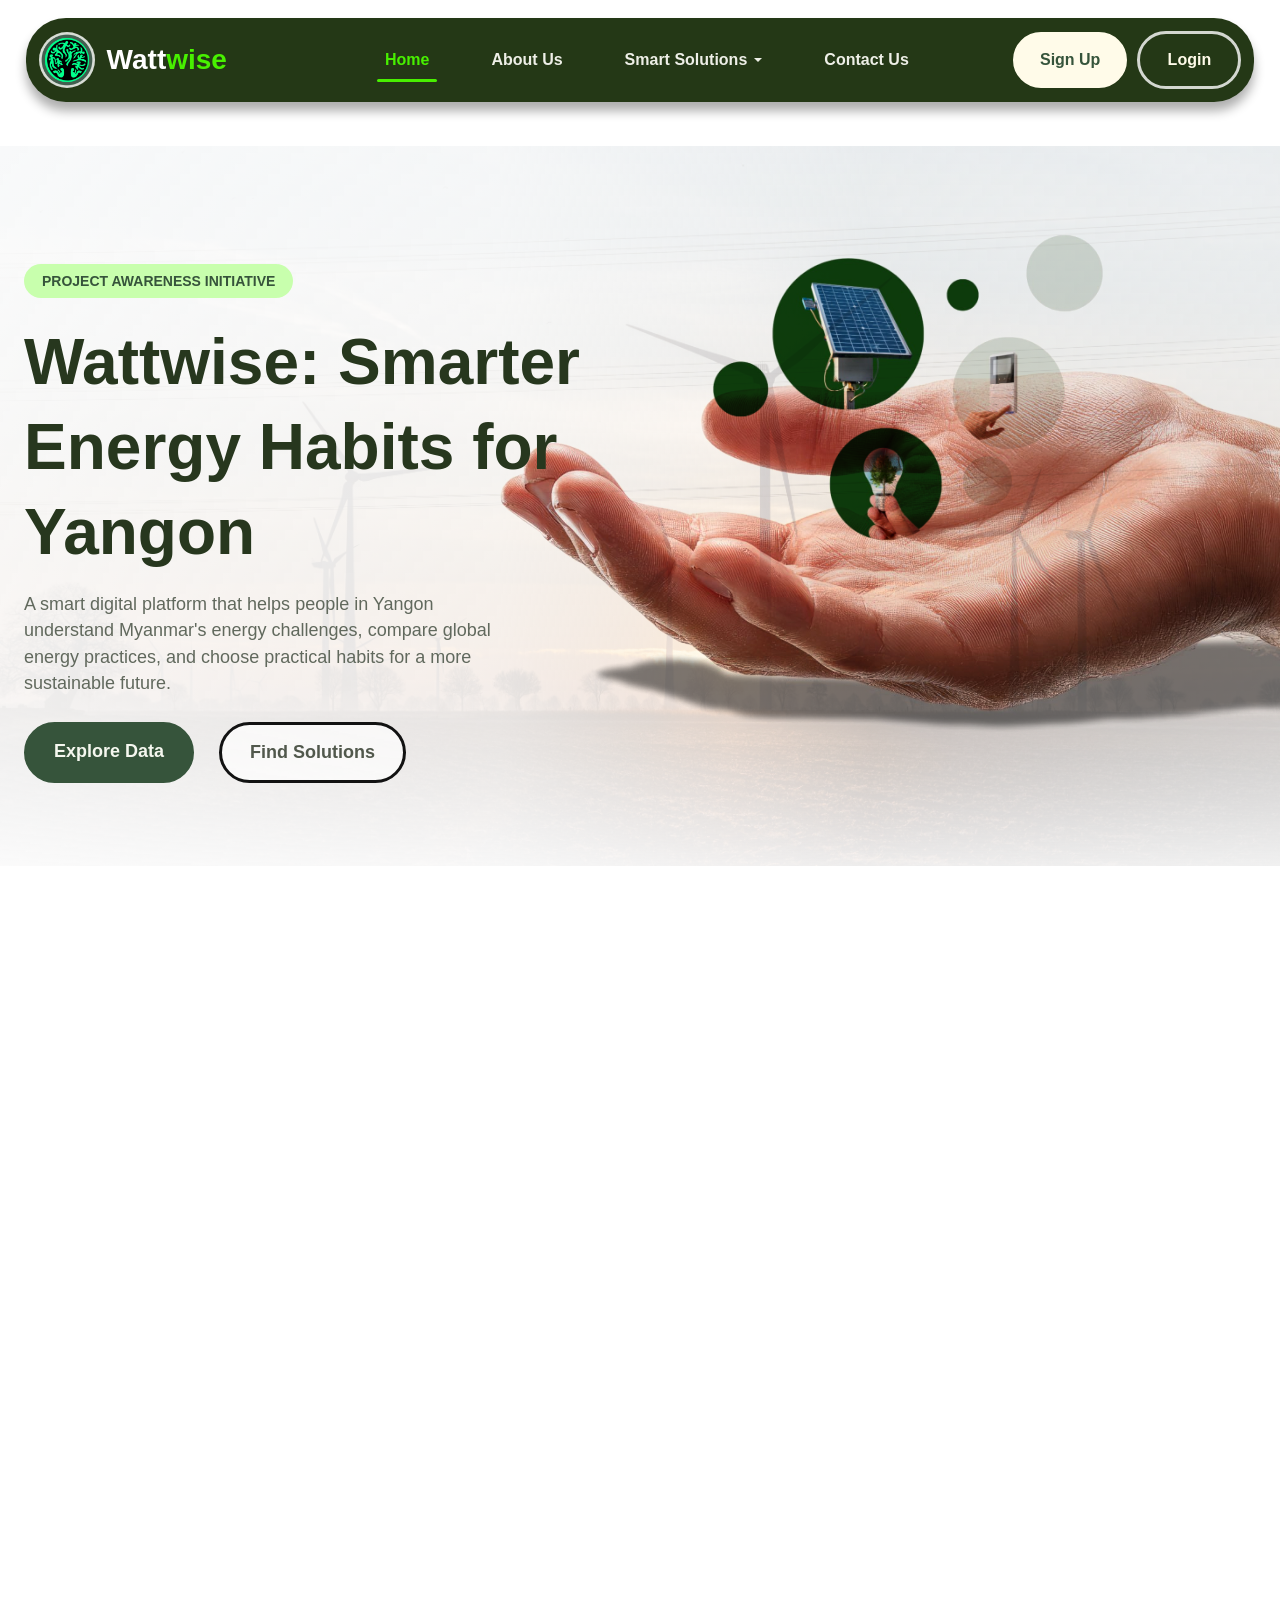
<file: index.html>
<!doctype html>
<html lang="en">
  <head>
    <meta charset="utf-8">
    <meta name="viewport" content="width=device-width, initial-scale=1">
    <title>Wattwise</title>
    <link rel="shortcut icon" href="images/favicon.ico" type="image/x-icon">
    <link href="https://cdn.jsdelivr.net/npm/bootstrap@5.3.3/dist/css/bootstrap.min.css" rel="stylesheet">
    <link href="https://cdn.jsdelivr.net/npm/bootstrap-icons@1.11.3/font/bootstrap-icons.min.css" rel="stylesheet">
    <link href="https://unpkg.com/aos@2.3.1/dist/aos.css" rel="stylesheet">
    <link rel="stylesheet" href="home.css?v=20260530c">
  </head>
  <body>
    <header class="site-header">
      <nav class="navbar navbar-expand-lg main-nav" aria-label="Main navigation">
        <a class="navbar-brand brand" href="index.html">
          <img src="images/wattwise logo.png" alt="Wattwise logo">
          <span>Watt<span>wise</span></span>
        </a>

        <button class="navbar-toggler nav-toggle-label" type="button" data-bs-toggle="collapse" data-bs-target="#mainNavbar" aria-controls="mainNavbar" aria-expanded="false" aria-label="Toggle navigation">
          <i class="bi bi-list" aria-hidden="true"></i>
        </button>

        <div class="collapse navbar-collapse nav-content" id="mainNavbar">
          <ul class="navbar-nav nav-links">
            <li class="nav-item"><a class="nav-link active" href="index.html">Home</a></li>
            <li class="nav-item"><a class="nav-link" href="about_us.html">About Us</a></li>
            <li class="nav-item dropdown nav-dropdown">
              <button class="nav-link dropdown-toggle nav-trigger" type="button" data-bs-toggle="dropdown" aria-expanded="false">
                Smart Solutions
              </button>
              <ul class="dropdown-menu smart-menu">
                <li>
                  <a class="dropdown-item" href="crossroads.html">
                    <span><i class="bi bi-signpost-split-fill" aria-hidden="true"></i></span>
                    Crossroads
                  </a>
                </li>
                <li>
                  <a class="dropdown-item" href="act-smart.html">
                    <span><i class="bi bi-gear-wide-connected" aria-hidden="true"></i></span>
                    Act Smart
                  </a>
                </li>
                <li>
                  <a class="dropdown-item" href="energy-impact.html">
                    <span><i class="bi bi-lightning-charge" aria-hidden="true"></i></span>
                    Energy Impact
                  </a>
                </li>
              </ul>
            </li>
            <li class="nav-item"><a class="nav-link" href="contact_us.html">Contact Us</a></li>
          </ul>

          <div class="nav-actions">
            <label class="btn sign-up" for="authSignupView" data-bs-toggle="modal" data-bs-target="#authModal" role="button" tabindex="0">Sign Up</label>
            <label class="btn login" for="authLoginView" data-bs-toggle="modal" data-bs-target="#authModal" role="button" tabindex="0">Login</label>
          </div>
        </div>
      </nav>
    </header>

    <main>
      <section class="hero-section" data-aos="fade-up">
        <div class="hero-background" aria-hidden="true"></div>
        <div class="hero-wash" aria-hidden="true"></div>

        <div class="page-container hero-container">
          <div class="hero-copy">
            <span class="eyebrow">Project Awareness Initiative</span>
            <h1>Wattwise: Smarter Energy Habits for Yangon</h1>
            <p>
              A smart digital platform that helps people in Yangon understand Myanmar's energy challenges,
              compare global energy practices, and choose practical habits for a more sustainable future.
            </p>
            <div class="hero-buttons">
              <a class="btn primary-btn" href="energy-impact.html">Explore Data</a>
              <a class="btn outline-btn" href="act-smart.html">Find Solutions</a>
            </div>
          </div>
        </div>

        <img class="hero-elements" src="images/Home elements.jpg" alt="" aria-hidden="true">
        <img class="hero-hand" src="images/Home Hand.jpg" alt="" aria-hidden="true">
      </section>

      <section class="purpose-section" data-aos="fade-up">
        <div class="page-container">
          <div class="purpose-header text-center">
            <h2>Purpose of Our Website</h2>
            <p>
              Wattwise connects real energy data, global comparison, and practical action guides so
              Yangon students, households, shops, and communities can reduce waste and build smarter habits.
            </p>
          </div>

          <div class="row g-4 purpose-cards">
            <div class="col-md-6 col-lg-4">
              <article class="card purpose-card h-100">
                <div class="card-body">
                  <i class="bi bi-speedometer2 purpose-icon" aria-hidden="true"></i>
                  <h3 class="card-title">Understand Local Data</h3>
                  <ul class="list-unstyled purpose-list">
                    <li><i class="bi bi-check-circle-fill" aria-hidden="true"></i><span>Use real electricity consumption data instead of only access numbers.</span></li>
                    <li><i class="bi bi-check-circle-fill" aria-hidden="true"></i><span>Explain standby waste, peak demand, and daily appliance habits.</span></li>
                  </ul>
                </div>
              </article>
            </div>

            <div class="col-md-6 col-lg-4">
              <article class="card purpose-card h-100">
                <div class="card-body">
                  <i class="bi bi-layers purpose-icon" aria-hidden="true"></i>
                  <h3 class="card-title">Compare Global Practices</h3>
                  <ul class="list-unstyled purpose-list">
                    <li><i class="bi bi-check-circle-fill" aria-hidden="true"></i><span>Show what Yangon can learn from energy-saving habits in other countries.</span></li>
                    <li><i class="bi bi-check-circle-fill" aria-hidden="true"></i><span>Turn global examples into realistic local choices, not copy-paste solutions.</span></li>
                  </ul>
                </div>
              </article>
            </div>

            <div class="col-md-12 col-lg-4">
              <article class="card purpose-card h-100">
                <div class="card-body">
                  <i class="bi bi-people-fill purpose-icon" aria-hidden="true"></i>
                  <h3 class="card-title">Act With Practical Habits</h3>
                  <ul class="list-unstyled purpose-list">
                    <li><i class="bi bi-check-circle-fill" aria-hidden="true"></i><span>Choose home, school, daily-life, and transport actions that can start now.</span></li>
                    <li><i class="bi bi-check-circle-fill" aria-hidden="true"></i><span>Build habits that support a cleaner and more resilient Yangon.</span></li>
                  </ul>
                </div>
              </article>
            </div>
          </div>

          <div class="purpose-how text-center">
            <h3>How It Works</h3>
            <div class="row g-4 justify-content-center purpose-steps">
              <div class="col-md-4">
                <article class="work-step">
                  <span>1</span>
                  <h4>Awareness</h4>
                  <p>Learn how electricity is consumed and where daily waste happens.</p>
                </article>
              </div>

              <div class="col-md-4">
                <article class="work-step">
                  <span>2</span>
                  <h4>Comparison</h4>
                  <p>Compare Myanmar with other countries to find lessons that can realistically fit Yangon.</p>
                </article>
              </div>

              <div class="col-md-4">
                <article class="work-step">
                  <span>3</span>
                  <h4>Action</h4>
                  <p>Apply practical solutions at home, school, and in daily travel.</p>
                </article>
              </div>
            </div>
          </div>
        </div>
      </section>

      <section class="context-section" data-aos="fade-up">
        <div class="page-container">
          <div class="row g-4 align-items-start context-intro">
            <div class="col-md-12 col-lg-6">
              <div class="context-copy">
                <h2>Contextual Note: Myanmar</h2>
                <p>
                  Myanmar’s lower electricity use is not automatically a sign of strong efficiency.
                  Wattwise uses these 2025 planning estimates as context, then connects them to daily
                  habits such as lighting, charging devices, cooking, cooling, and transport.
                </p>
              </div>
            </div>

            <div class="col-md-12 col-lg-6 d-flex justify-content-lg-end">
              <div class="stat-row">
                <article class="stat-box stat-dark">
                  <strong>380-390</strong>
                  <span>kWh per person, 2025 estimate</span>
                  <p>Electricity use per person remains low compared to many countries in Southeast Asia, influenced by limited access, blackouts, and increasing use of alternative energy sources such as solar.</p>
                </article>
                <article class="stat-box stat-light">
                  <strong>20,500-21,000</strong>
                  <span>GWh national consumption, 2025 estimate</span>
                  <p>Myanmar's total electricity consumption is expected to remain around this range because of population needs, urban growth, and uneven electricity supply.</p>
                </article>
              </div>
            </div>
          </div>

          <div class="row g-3 align-items-stretch research-grid">
            <div class="col-md-12 col-lg-7">
              <img class="pagoda-image" src="images/home downtown.jpeg" alt="Downtown Yangon">
            </div>

            <div class="col-md-12 col-lg-5">
              <article class="research-card h-100">
                <i class="bi bi-graph-down-arrow research-icon" aria-hidden="true"></i>
                <h3>The Yangon Consumption Gap</h3>
                <p>
                  Myanmar's electricity consumption data gives Wattwise a realistic background for Yangon in 2025 and beyond.
                  The goal is to analyse usage patterns, compare practical solutions, and reduce avoidable energy waste in homes, schools, shops, and daily travel.
                  As Yangon develops, future energy efficiency depends not only on consuming less electricity, but on using energy more intelligently through efficient appliances, reduced waste, renewable energy adoption, and smarter daily habits.
                </p>
                <a href="crossroads.html">
                  See Global Comparison
                  <i class="bi bi-arrow-right" aria-hidden="true"></i>
                </a>
                <i class="bi bi-bar-chart-line research-watermark" aria-hidden="true"></i>
              </article>
            </div>
          </div>
        </div>
      </section>

      <section class="reviews-section" data-aos="fade-up">
        <div class="page-container">
          <div id="reviewCarousel" class="carousel slide" data-bs-ride="carousel">
            <div class="carousel-inner">
              <div class="carousel-item active">
                <div class="review-content text-center mx-auto">
                  <img class="review-avatar rounded-circle object-fit-cover mx-auto mb-4" src="images/profile.jpg" alt="Wind turbine field">
                  <p class="review-label">Reviews</p>
                  <h2>U Kyaw Kyaw Myint</h2>
                  <p>
                    Wattwise makes energy saving feel practical. The simple tips helped me understand peak hours
                    and choose better appliance habits at home.
                  </p>
                </div>
              </div>

              <div class="carousel-item">
                <div class="review-content text-center mx-auto">
                  <img class="review-avatar rounded-circle object-fit-cover mx-auto mb-4" src="images/profile.jpg" alt="Wind turbine field">
                  <p class="review-label">Reviews</p>
                  <h2>Daw Aye Aye</h2>
                  <p>
                    The website is easy for students to follow. The local examples make energy waste clearer
                    and easier to discuss in class.
                  </p>
                </div>
              </div>

              <div class="carousel-item">
                <div class="review-content text-center mx-auto">
                  <img class="review-avatar rounded-circle object-fit-cover mx-auto mb-4" src="images/profile.jpg" alt="Wind turbine field">
                  <p class="review-label">Reviews</p>
                  <h2>Ko Kaing Min Aung</h2>
                  <p>
                    I like having data and daily actions in one place. It helps our community compare small
                    changes before planning awareness activities.
                  </p>
                </div>
              </div>
            </div>

            <button class="carousel-control-prev review-control" type="button" data-bs-target="#reviewCarousel" data-bs-slide="prev">
              <i class="bi bi-chevron-left" aria-hidden="true"></i>
              <span class="visually-hidden">Previous</span>
            </button>
            <button class="carousel-control-next review-control" type="button" data-bs-target="#reviewCarousel" data-bs-slide="next">
              <i class="bi bi-chevron-right" aria-hidden="true"></i>
              <span class="visually-hidden">Next</span>
            </button>
          </div>
        </div>
      </section>

      <section class="faq-section" data-aos="fade-up">
        <div class="page-container">
          <div class="row g-4 align-items-start">
            <div class="col-lg-4">
              <span class="section-label">FAQ</span>
              <h2>Common Questions</h2>
              <p>
                Quick answers about how Wattwise supports better energy consumption habits in Yangon.
              </p>
            </div>

            <div class="col-lg-8">
              <div class="accordion faq-accordion" id="homeFaqAccordion">
                <div class="accordion-item">
                  <h3 class="accordion-header">
                    <button class="accordion-button" type="button" data-bs-toggle="collapse" data-bs-target="#faqOne" aria-expanded="true" aria-controls="faqOne">
                      Is Wattwise mainly about energy consumption habits?
                    </button>
                  </h3>
                  <div id="faqOne" class="accordion-collapse collapse show" data-bs-parent="#homeFaqAccordion">
                    <div class="accordion-body">
                      Yes. Wattwise focuses on how electricity is used, where waste happens, and what practical
                      actions homes, schools, and communities can take to use energy more wisely.
                    </div>
                  </div>
                </div>

                <div class="accordion-item">
                  <h3 class="accordion-header">
                    <button class="accordion-button collapsed" type="button" data-bs-toggle="collapse" data-bs-target="#faqTwo" aria-expanded="false" aria-controls="faqTwo">
                      What actions can people start with at home?
                    </button>
                  </h3>
                  <div id="faqTwo" class="accordion-collapse collapse" data-bs-parent="#homeFaqAccordion">
                    <div class="accordion-body">
                      Start with simple routines: switch off unused lights and fans, unplug chargers after use,
                      use daylight when possible, avoid repeated reheating, and group high-energy tasks instead
                      of doing them many times a day.
                    </div>
                  </div>
                </div>

                <div class="accordion-item">
                  <h3 class="accordion-header">
                    <button class="accordion-button collapsed" type="button" data-bs-toggle="collapse" data-bs-target="#faqThree" aria-expanded="false" aria-controls="faqThree">
                      How can schools use Wattwise?
                    </button>
                  </h3>
                  <div id="faqThree" class="accordion-collapse collapse" data-bs-parent="#homeFaqAccordion">
                    <div class="accordion-body">
                      Schools can use Wattwise for classroom energy checks, student awareness projects, computer
                      room shutdown routines, and discussions about how small repeated actions can reduce waste.
                    </div>
                  </div>
                </div>

                <div class="accordion-item">
                  <h3 class="accordion-header">
                    <button class="accordion-button collapsed" type="button" data-bs-toggle="collapse" data-bs-target="#faqFour" aria-expanded="false" aria-controls="faqFour">
                      Why does the website include global comparison?
                    </button>
                  </h3>
                  <div id="faqFour" class="accordion-collapse collapse" data-bs-parent="#homeFaqAccordion">
                    <div class="accordion-body">
                      Global comparison helps users see how other places manage efficiency, public habits, and
                      energy-saving systems. The goal is not to copy one country exactly, but to choose ideas that
                      can realistically fit Yangon.
                    </div>
                  </div>
                </div>

                <div class="accordion-item">
                  <h3 class="accordion-header">
                    <button class="accordion-button collapsed" type="button" data-bs-toggle="collapse" data-bs-target="#faqFive" aria-expanded="false" aria-controls="faqFive">
                      Do users need exact meter data to learn from Wattwise?
                    </button>
                  </h3>
                  <div id="faqFive" class="accordion-collapse collapse" data-bs-parent="#homeFaqAccordion">
                    <div class="accordion-body">
                      No. Exact meter data is useful, but Wattwise can still guide people through habits, checklists,
                      appliance choices, and peak-hour awareness. The platform is designed to be useful even when
                      detailed household data is not available.
                    </div>
                  </div>
                </div>

                <div class="accordion-item">
                  <h3 class="accordion-header">
                    <button class="accordion-button collapsed" type="button" data-bs-toggle="collapse" data-bs-target="#faqSix" aria-expanded="false" aria-controls="faqSix">
                      Does lower electricity use always mean better efficiency?
                    </button>
                  </h3>
                  <div id="faqSix" class="accordion-collapse collapse" data-bs-parent="#homeFaqAccordion">
                    <div class="accordion-body">
                      Not always. Lower electricity use can happen for many reasons, including cost, smaller
                      appliances, or reduced daily activity. Real efficiency means using energy wisely while still
                      supporting daily needs like study, cooking, work, and communication.
                    </div>
                  </div>
                </div>
              </div>
            </div>
          </div>
        </div>
      </section>
    </main>

    <footer class="site-footer" data-aos="fade-up">
      <div class="page-container">
        <div class="row g-4 footer-main">
          <div class="col-md-12 col-lg-5 footer-brand">
            <a class="footer-logo" href="index.html">Watt<span>wise</span></a>
            <p>Helping Yangon understand energy data, compare global lessons, and build smarter habits.</p>
            <div class="footer-socials">
              <a href="#" aria-label="LinkedIn"><i class="bi bi-linkedin" aria-hidden="true"></i></a>
              <a href="#" aria-label="GitHub"><i class="bi bi-github" aria-hidden="true"></i></a>
              <span><i class="bi bi-geo-alt" aria-hidden="true"></i> Yangon, Myanmar</span>
            </div>
          </div>

          <nav class="col-md-12 col-lg-7 footer-links" aria-label="Footer navigation">
            <div>
              <h3>Platform</h3>
              <a href="index.html">Home</a>
              <a href="about_us.html">About Us</a>
              <a href="crossroads.html">Smart Solution</a>
              <a href="contact_us.html">Contact Us</a>
            </div>
            <div>
              <h3>About</h3>
              <a href="about_us.html#our-mission">Our Mission</a>
              <a href="about_us.html#team">Team</a>
              <a href="contact_us.html">Contact</a>
            </div>
            <div>
              <h3>Legal</h3>
              <a href="legal.html#privacy-policy">Privacy policy</a>
              <a href="legal.html#terms-of-service">Terms of Service</a>
              <a href="legal.html#data-privacy">Data Privacy</a>
              <a href="https://docs.google.com/document/d/1IRjo8ikSaaN3whGjAY_0RO4TEdBPAEf4IMQcrswLgdg/edit?usp=sharing" target="_blank" rel="noopener">References</a>
            </div>
          </nav>
        </div>

        <div class="footer-bottom">
          <p>Copyright &copy; 2026 Wattwise. All Rights Reserved</p>
        </div>
      </div>
    </footer>

    <input class="auth-radio" type="radio" name="authView" id="authSignupView" checked>
    <input class="auth-radio" type="radio" name="authView" id="authLoginView">

    <div class="modal fade auth-modal" id="authModal" tabindex="-1" aria-labelledby="authModalTitle" aria-hidden="true">
      <div class="modal-dialog modal-dialog-centered auth-dialog">
        <div class="modal-content">
          <button type="button" class="btn-close auth-close" data-bs-dismiss="modal" aria-label="Close"></button>

          <div class="auth-flip-wrap">
            <div class="auth-flip-card">
              <div class="auth-face">
                <div class="auth-panel">
                  <div class="auth-heading text-center">
                    <img class="auth-logo" src="images/wattwise logo.png" alt="Wattwise logo">
                    <span class="badge rounded-pill auth-badge mb-3">Join Wattwise</span>
                    <h2 id="authModalTitle">Create your account</h2>
                    <p>Save your progress, compare daily habits, and get practical energy tips.</p>
                  </div>

                  <form class="auth-form">
                    <div class="row g-3">
                      <div class="col-12">
                        <div class="form-floating">
                          <input class="form-control form-control-lg" id="signupName" type="text" placeholder="Your name">
                          <label for="signupName">Full name</label>
                        </div>
                      </div>

                      <div class="col-12">
                        <div class="form-floating">
                          <input class="form-control form-control-lg" id="signupEmail" type="email" placeholder="name@example.com">
                          <label for="signupEmail">Email address</label>
                        </div>
                      </div>

                      <div class="col-12">
                        <div class="form-floating">
                          <input class="form-control form-control-lg" id="signupPassword" type="password" placeholder="Create password">
                          <label for="signupPassword">Password</label>
                        </div>
                      </div>
                      <div class="col-12">
                        <div class="form-floating">
                          <input class="form-control form-control-lg" id="signupConfirmPassword" type="password" placeholder="Confirm password">
                          <label for="signupConfirmPassword">Confirm Password</label>
                        </div>
                      </div>
                    </div>

                    <div class="form-check mt-3">
                      <input class="form-check-input" type="checkbox" id="signupUpdates">
                      <label class="form-check-label" for="signupUpdates">Send me energy saving updates and local project news.</label>
                    </div>

                    <label class="btn primary-btn w-100 mt-4" for="authLoginView" role="button" tabindex="0">Create Account</label>
                  </form>

                  <p class="auth-switch text-center mt-3 mb-0">
                    Already have an account?
                    <label class="btn auth-link p-0" for="authLoginView" role="button">Log in</label>
                  </p>
                </div>
              </div>

              <div class="auth-face auth-back">
                <div class="auth-panel auth-login-panel">
                  <div class="auth-heading text-center">
                    <img class="auth-logo" src="images/wattwise logo.png" alt="Wattwise logo">
                    <span class="badge rounded-pill auth-badge mb-3">Welcome back</span>
                    <h2>Log in to Wattwise</h2>
                    <p>Continue checking saved energy tips and awareness notes.</p>
                  </div>

                  <form class="auth-form">
                    <div class="form-floating mb-3">
                      <input class="form-control form-control-lg" id="loginEmail" type="email" placeholder="name@example.com">
                      <label for="loginEmail">Email address</label>
                    </div>

                    <div class="form-floating mb-3">
                      <input class="form-control form-control-lg" id="loginPassword" type="password" placeholder="Your password">
                      <label for="loginPassword">Password</label>
                    </div>

                    <div class="d-flex justify-content-between align-items-center gap-3 flex-wrap">
                      <div class="form-check">
                        <input class="form-check-input" type="checkbox" id="rememberLogin">
                        <label class="form-check-label" for="rememberLogin">Remember me</label>
                      </div>
                      <a class="auth-forgot" href="#" data-bs-toggle="modal" data-bs-target="#resetPasswordModal">Forgot password?</a>
                    </div>

                    <a class="btn primary-btn w-100 mt-4" href="index.html">Login</a>
                  </form>

                  <p class="auth-switch text-center mt-3 mb-0">
                    New to Wattwise?
                    <label class="btn auth-link p-0" for="authSignupView" role="button">Create an account</label>
                  </p>
                </div>
              </div>
            </div>
          </div>
        </div>
      </div>
    </div>

    <div class="modal fade reset-modal" id="resetPasswordModal" tabindex="-1" aria-labelledby="resetPasswordTitle" aria-hidden="true">
      <div class="modal-dialog modal-dialog-centered">
        <div class="modal-content border-0 rounded-4 shadow p-4 p-md-5 position-relative">
          <button type="button" class="btn-close position-absolute top-0 end-0 m-3" data-bs-dismiss="modal" aria-label="Close"></button>
          <div class="auth-heading text-center">
            <img class="auth-logo" src="images/wattwise logo.png" alt="Wattwise logo">
            <span class="badge rounded-pill auth-badge mb-3">Password Help</span>
            <h2 id="resetPasswordTitle">Reset Password</h2>
            <p>Create a new password for your Wattwise account.</p>
          </div>
          <form class="auth-form">
            <div class="form-floating">
              <input class="form-control form-control-lg" id="resetNewPassword" type="password" placeholder="New password">
              <label for="resetNewPassword">New Password</label>
            </div>
            <div class="form-floating mt-3">
              <input class="form-control form-control-lg" id="resetConfirmPassword" type="password" placeholder="Confirm password">
              <label for="resetConfirmPassword">Confirm Password</label>
            </div>
            <button class="btn primary-btn w-100 mt-4" type="button" data-bs-dismiss="modal">Reset Password</button>
          </form>
          <p class="auth-switch text-center mt-3 mb-0">
            Remember your password?
            <button class="btn auth-link p-0" type="button" data-bs-target="#authModal" data-bs-toggle="modal">Back to login</button>
          </p>
        </div>
      </div>
    </div>

    <script src="https://cdn.jsdelivr.net/npm/bootstrap@5.3.3/dist/js/bootstrap.bundle.min.js"></script>
    <script src="https://unpkg.com/aos@2.3.1/dist/aos.js"></script>
    <script>
      AOS.init();
    </script>
  </body>
</html>
</file>
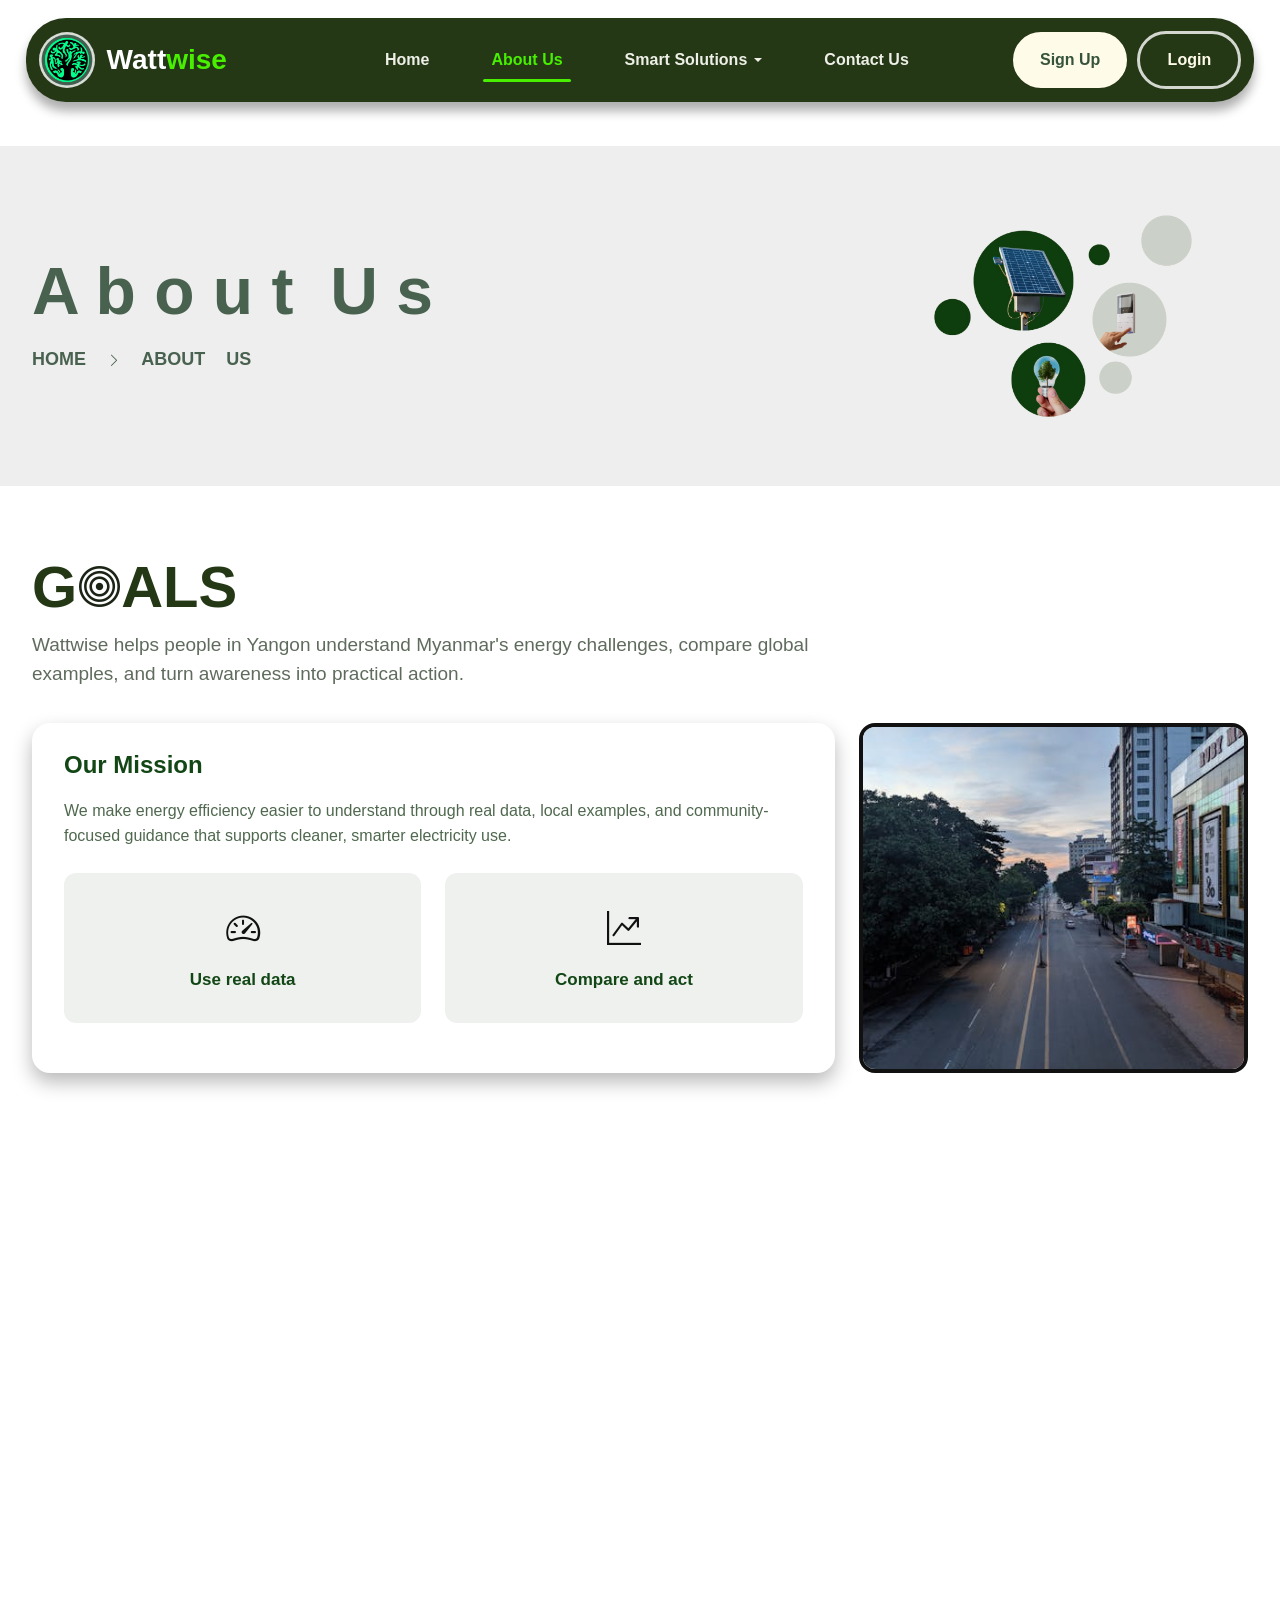
<file: about_us.html>
<!doctype html>
<html lang="en">
  <head>
    <meta charset="utf-8">
    <meta name="viewport" content="width=device-width, initial-scale=1">
    <title>About Us - Wattwise</title>
    <link rel="shortcut icon" href="images/favicon.ico" type="image/x-icon">
    <link href="https://cdn.jsdelivr.net/npm/bootstrap@5.3.3/dist/css/bootstrap.min.css" rel="stylesheet">
    <link href="https://cdn.jsdelivr.net/npm/bootstrap-icons@1.11.3/font/bootstrap-icons.min.css" rel="stylesheet">
    <link href="https://unpkg.com/aos@2.3.1/dist/aos.css" rel="stylesheet">
    <link rel="stylesheet" href="about.css?v=20260527">
  </head>
  <body>
    <header class="site-header">
      <nav class="navbar navbar-expand-lg main-nav" aria-label="Main navigation">
        <a class="navbar-brand brand" href="index.html">
          <img src="images/wattwise logo.png" alt="Wattwise logo">
          <span>Watt<span>wise</span></span>
        </a>

        <button class="navbar-toggler nav-toggle-label" type="button" data-bs-toggle="collapse" data-bs-target="#aboutNavbar" aria-controls="aboutNavbar" aria-expanded="false" aria-label="Toggle navigation">
          <i class="bi bi-list" aria-hidden="true"></i>
        </button>

        <div class="collapse navbar-collapse nav-content" id="aboutNavbar">
          <ul class="navbar-nav nav-links">
            <li class="nav-item"><a class="nav-link" href="index.html">Home</a></li>
            <li class="nav-item"><a class="nav-link active" href="about_us.html">About Us</a></li>
            <li class="nav-item dropdown nav-dropdown">
              <button class="nav-link dropdown-toggle nav-trigger" type="button" data-bs-toggle="dropdown" aria-expanded="false">
                Smart Solutions
              </button>
              <ul class="dropdown-menu smart-menu">
                <li>
                  <a class="dropdown-item" href="crossroads.html">
                    <span><i class="bi bi-signpost-split-fill" aria-hidden="true"></i></span>
                    Crossroads
                  </a>
                </li>
                <li>
                  <a class="dropdown-item" href="act-smart.html">
                    <span><i class="bi bi-gear-wide-connected" aria-hidden="true"></i></span>
                    Act Smart
                  </a>
                </li>
                <li>
                  <a class="dropdown-item" href="energy-impact.html">
                    <span><i class="bi bi-lightning-charge" aria-hidden="true"></i></span>
                    Energy Impact
                  </a>
                </li>
              </ul>
            </li>
            <li class="nav-item"><a class="nav-link" href="contact_us.html">Contact Us</a></li>
          </ul>

          <div class="nav-actions">
            <label class="btn sign-up" for="authSignupView" data-bs-toggle="modal" data-bs-target="#authModal" role="button" tabindex="0">Sign Up</label>
            <label class="btn login" for="authLoginView" data-bs-toggle="modal" data-bs-target="#authModal" role="button" tabindex="0">Login</label>
          </div>
        </div>
      </nav>
    </header>

    <main>
      <section class="about-hero" data-aos="fade-up">
        <div class="page-container">
          <div class="row align-items-center">
            <div class="col-md-7">
              <h1>A b o u t&nbsp;&nbsp;U s</h1>
              <p>Home <i class="bi bi-chevron-right" aria-hidden="true"></i> About Us</p>
            </div>
            <div class="col-md-5 d-none d-md-flex justify-content-end">
              <img class="about-hero-elements" src="images/Home elements.jpg" alt="Smart energy elements">
            </div>
          </div>
        </div>
      </section>

      <section class="goals-section" id="our-mission" data-aos="fade-up">
        <div class="page-container">
          <div class="goals-title">
            <h2>G<span><i class="bi bi-bullseye" aria-hidden="true"></i></span>ALS</h2>
            <p>
              Wattwise helps people in Yangon understand Myanmar's energy challenges, compare global examples,
              and turn awareness into practical action.
            </p>
          </div>

          <div class="row g-4 align-items-stretch">
            <div class="col-lg-8">
              <article class="goal-card h-100">
                <h3>Our Mission</h3>
                <p>
                  We make energy efficiency easier to understand through real data, local examples, and
                  community-focused guidance that supports cleaner, smarter electricity use.
                </p>

                <div class="row g-4">
                  <div class="col-md-6">
                    <div class="goal-mini h-100">
                      <i class="bi bi-speedometer2" aria-hidden="true"></i>
                      <strong>Use real data</strong>
                    </div>
                  </div>
                  <div class="col-md-6">
                    <div class="goal-mini h-100">
                      <i class="bi bi-graph-up-arrow" aria-hidden="true"></i>
                      <strong>Compare and act</strong>
                    </div>
                  </div>
                </div>
              </article>
            </div>

            <div class="col-lg-4">
              <img class="goals-image" src="images/home downtown.jpeg" alt="Myanmar city street">
            </div>
          </div>
        </div>
      </section>

      <section class="about-cta" data-aos="fade-up">
        <div class="about-cta-bg" aria-hidden="true"></div>
        <div class="about-cta-wash" aria-hidden="true"></div>
        <div class="page-container">
          <div class="about-cta-content text-center mx-auto">
            <span>Get Started</span>
            <h2>Build Yangon's smarter energy habits</h2>
            <p>
              Explore simple choices that reduce avoidable waste, protect study and work time, and support a
              more sustainable Yangon.
            </p>
            <a class="btn primary-btn" href="act-smart.html">Discover More</a>
          </div>
        </div>
      </section>

      <section class="team-section" id="team" data-aos="fade-up">
        <div class="page-container">
          <div class="team-header text-center">
            <h2>Meet the Team</h2>
            <p>Meet the students building Wattwise as an energy efficiency awareness platform.</p>
          </div>

          <div id="teamCarousel" class="carousel slide team-carousel d-none d-md-block" data-bs-ride="carousel" data-bs-interval="2500">
            <div class="carousel-inner">
              <div class="carousel-item active">
                <div class="row g-4 justify-content-center team-grid">
                  <div class="col-md-6">
                    <article class="team-card text-center">
                      <img class="team-photo" src="images/Kyaw Myint Myat Hein ID Photo.png" alt="Kyaw Myint Myat Hein">
                      <h3>Kyaw Myint Myat Hein</h3>
                      <p>
                        Focused on design, research, and clear energy awareness content for the Wattwise platform.
                      </p>
                      <div class="team-socials">
                        <a href="#" aria-label="Facebook"><i class="bi bi-facebook" aria-hidden="true"></i></a>
                        <a href="#" aria-label="X"><i class="bi bi-twitter-x" aria-hidden="true"></i></a>
                        <a href="#" aria-label="Instagram"><i class="bi bi-instagram" aria-hidden="true"></i></a>
                        <a href="#" aria-label="Email"><i class="bi bi-envelope-fill" aria-hidden="true"></i></a>
                      </div>
                    </article>
                  </div>

                  <div class="col-md-6">
                    <article class="team-card text-center">
                      <img class="team-photo" src="images/photo_6077663957373096530_x.jpg" alt="Thurein Lin Thant">
                      <h3>Thurein Lin Thant</h3>
                      <p>
                        Supports development, layout planning, and practical tools for community energy learning.
                      </p>
                      <div class="team-socials">
                        <a href="#" aria-label="Facebook"><i class="bi bi-facebook" aria-hidden="true"></i></a>
                        <a href="#" aria-label="X"><i class="bi bi-twitter-x" aria-hidden="true"></i></a>
                        <a href="#" aria-label="Instagram"><i class="bi bi-instagram" aria-hidden="true"></i></a>
                        <a href="#" aria-label="Email"><i class="bi bi-envelope-fill" aria-hidden="true"></i></a>
                      </div>
                    </article>
                  </div>
                </div>
              </div>

              <div class="carousel-item">
                <div class="row g-4 justify-content-center team-grid">
                  <div class="col-md-6">
                    <article class="team-card text-center">
                      <img class="team-photo" src="images/YYMT.jpg" alt="Yoon Ya Mone Thwe">
                      <h3>Yoon Ya Mone Thwe</h3>
                      <p>
                        Helps shape community ideas, page content, and student-friendly messages about saving energy.
                      </p>
                      <div class="team-socials">
                        <a href="#" aria-label="Facebook"><i class="bi bi-facebook" aria-hidden="true"></i></a>
                        <a href="#" aria-label="X"><i class="bi bi-twitter-x" aria-hidden="true"></i></a>
                        <a href="#" aria-label="Instagram"><i class="bi bi-instagram" aria-hidden="true"></i></a>
                        <a href="#" aria-label="Email"><i class="bi bi-envelope-fill" aria-hidden="true"></i></a>
                      </div>
                    </article>
                  </div>

                  <div class="col-md-6">
                    <article class="team-card text-center">
                      <img class="team-photo" src="images/acmm.jpg" alt="Aye Chan Mo Mo">
                      <h3>Aye Chan Mo Mo</h3>
                      <p>
                        Works on research support, clean presentation, and practical awareness points for Wattwise.
                      </p>
                      <div class="team-socials">
                        <a href="#" aria-label="Facebook"><i class="bi bi-facebook" aria-hidden="true"></i></a>
                        <a href="#" aria-label="X"><i class="bi bi-twitter-x" aria-hidden="true"></i></a>
                        <a href="#" aria-label="Instagram"><i class="bi bi-instagram" aria-hidden="true"></i></a>
                        <a href="#" aria-label="Email"><i class="bi bi-envelope-fill" aria-hidden="true"></i></a>
                      </div>
                    </article>
                  </div>
                </div>
              </div>
            </div>

            <button class="carousel-control-prev team-control team-control-prev" type="button" data-bs-target="#teamCarousel" data-bs-slide="prev">
              <span class="carousel-control-prev-icon" aria-hidden="true"></span>
              <span class="visually-hidden">Previous</span>
            </button>

            <button class="carousel-control-next team-control team-control-next" type="button" data-bs-target="#teamCarousel" data-bs-slide="next">
              <span class="carousel-control-next-icon" aria-hidden="true"></span>
              <span class="visually-hidden">Next</span>
            </button>

          </div>

          <div id="teamCarouselMobile" class="carousel slide team-carousel d-md-none" data-bs-ride="carousel" data-bs-interval="2500">
            <div class="carousel-inner">
              <div class="carousel-item active">
                <article class="team-card text-center">
                  <img class="team-photo" src="images/Kyaw Myint Myat Hein ID Photo.png" alt="Kyaw Myint Myat Hein">
                  <h3>Kyaw Myint Myat Hein</h3>
                  <p>
                    Focused on design, research, and clear energy awareness content for the Wattwise platform.
                  </p>
                  <div class="team-socials">
                    <a href="#" aria-label="Facebook"><i class="bi bi-facebook" aria-hidden="true"></i></a>
                    <a href="#" aria-label="X"><i class="bi bi-twitter-x" aria-hidden="true"></i></a>
                    <a href="#" aria-label="Instagram"><i class="bi bi-instagram" aria-hidden="true"></i></a>
                    <a href="#" aria-label="Email"><i class="bi bi-envelope-fill" aria-hidden="true"></i></a>
                  </div>
                </article>
              </div>

              <div class="carousel-item">
                <article class="team-card text-center">
                  <img class="team-photo" src="images/photo_6077663957373096530_x.jpg" alt="Thurein Lin Thant">
                  <h3>Thurein Lin Thant</h3>
                  <p>
                    Supports development, layout planning, and practical tools for community energy learning.
                  </p>
                  <div class="team-socials">
                    <a href="#" aria-label="Facebook"><i class="bi bi-facebook" aria-hidden="true"></i></a>
                    <a href="#" aria-label="X"><i class="bi bi-twitter-x" aria-hidden="true"></i></a>
                    <a href="#" aria-label="Instagram"><i class="bi bi-instagram" aria-hidden="true"></i></a>
                    <a href="#" aria-label="Email"><i class="bi bi-envelope-fill" aria-hidden="true"></i></a>
                  </div>
                </article>
              </div>

              <div class="carousel-item">
                <article class="team-card text-center">
                  <img class="team-photo" src="images/YYMT.jpg" alt="Yoon Ya Mone Thwe">
                  <h3>Yoon Ya Mone Thwe</h3>
                  <p>
                    Helps shape community ideas, page content, and student-friendly messages about saving energy.
                  </p>
                  <div class="team-socials">
                    <a href="#" aria-label="Facebook"><i class="bi bi-facebook" aria-hidden="true"></i></a>
                    <a href="#" aria-label="X"><i class="bi bi-twitter-x" aria-hidden="true"></i></a>
                    <a href="#" aria-label="Instagram"><i class="bi bi-instagram" aria-hidden="true"></i></a>
                    <a href="#" aria-label="Email"><i class="bi bi-envelope-fill" aria-hidden="true"></i></a>
                  </div>
                </article>
              </div>

              <div class="carousel-item">
                <article class="team-card text-center">
                  <img class="team-photo" src="images/acmm.jpg" alt="Aye Chan Mo Mo">
                  <h3>Aye Chan Mo Mo</h3>
                  <p>
                    Works on research support, clean presentation, and practical awareness points for Wattwise.
                  </p>
                  <div class="team-socials">
                    <a href="#" aria-label="Facebook"><i class="bi bi-facebook" aria-hidden="true"></i></a>
                    <a href="#" aria-label="X"><i class="bi bi-twitter-x" aria-hidden="true"></i></a>
                    <a href="#" aria-label="Instagram"><i class="bi bi-instagram" aria-hidden="true"></i></a>
                    <a href="#" aria-label="Email"><i class="bi bi-envelope-fill" aria-hidden="true"></i></a>
                  </div>
                </article>
              </div>
            </div>

            <button class="carousel-control-prev team-control team-control-prev" type="button" data-bs-target="#teamCarouselMobile" data-bs-slide="prev">
              <span class="carousel-control-prev-icon" aria-hidden="true"></span>
              <span class="visually-hidden">Previous</span>
            </button>

            <button class="carousel-control-next team-control team-control-next" type="button" data-bs-target="#teamCarouselMobile" data-bs-slide="next">
              <span class="carousel-control-next-icon" aria-hidden="true"></span>
              <span class="visually-hidden">Next</span>
            </button>
          </div>
        </div>
      </section>
    </main>

    <footer class="site-footer" data-aos="fade-up">
      <div class="page-container">
        <div class="row g-4 footer-main">
          <div class="col-md-12 col-lg-5 footer-brand">
            <a class="footer-logo" href="index.html">Watt<span>wise</span></a>
            <p>Helping Yangon understand energy data, compare global lessons, and build smarter habits.</p>
            <div class="footer-socials">
              <a href="#" aria-label="LinkedIn"><i class="bi bi-linkedin" aria-hidden="true"></i></a>
              <a href="#" aria-label="GitHub"><i class="bi bi-github" aria-hidden="true"></i></a>
              <span><i class="bi bi-geo-alt" aria-hidden="true"></i> Yangon, Myanmar</span>
            </div>
          </div>

          <nav class="col-md-12 col-lg-7 footer-links" aria-label="Footer navigation">
            <div>
              <h3>Platform</h3>
              <a href="index.html">Home</a>
              <a href="about_us.html">About Us</a>
              <a href="crossroads.html">Smart Solution</a>
              <a href="contact_us.html">Contact Us</a>
            </div>
            <div>
              <h3>About</h3>
              <a href="about_us.html#our-mission">Our Mission</a>
              <a href="about_us.html#team">Team</a>
              <a href="contact_us.html">Contact</a>
            </div>
            <div>
              <h3>Legal</h3>
              <a href="legal.html#privacy-policy">Privacy policy</a>
              <a href="legal.html#terms-of-service">Terms of Service</a>
              <a href="legal.html#data-privacy">Data Privacy</a>
              <a href="https://docs.google.com/document/d/1IRjo8ikSaaN3whGjAY_0RO4TEdBPAEf4IMQcrswLgdg/edit?usp=sharing" target="_blank" rel="noopener">References</a>
            </div>
          </nav>
        </div>

        <div class="footer-bottom">
          <p>Copyright &copy; 2026 Wattwise. All Rights Reserved</p>
        </div>
      </div>
    </footer>

    <input class="auth-radio" type="radio" name="authView" id="authSignupView" checked>
    <input class="auth-radio" type="radio" name="authView" id="authLoginView">

    <div class="modal fade auth-modal" id="authModal" tabindex="-1" aria-labelledby="authModalTitle" aria-hidden="true">
      <div class="modal-dialog modal-dialog-centered auth-dialog">
        <div class="modal-content">
          <button type="button" class="btn-close auth-close" data-bs-dismiss="modal" aria-label="Close"></button>
          <div class="auth-flip-wrap">
            <div class="auth-flip-card">
              <div class="auth-face">
                <div class="auth-panel">
                  <div class="auth-heading text-center">
                    <img class="auth-logo" src="images/wattwise logo.png" alt="Wattwise logo">
                    <span class="badge rounded-pill auth-badge mb-3">Join Wattwise</span>
                    <h2 id="authModalTitle">Create your account</h2>
                    <p>Save your progress, compare daily habits, and get practical energy tips.</p>
                  </div>
                  <form class="auth-form">
                    <div class="row g-3">
                      <div class="col-12">
                        <div class="form-floating">
                          <input class="form-control form-control-lg" id="signupName" type="text" placeholder="Your name">
                          <label for="signupName">Full name</label>
                        </div>
                      </div>
                      <div class="col-12">
                        <div class="form-floating">
                          <input class="form-control form-control-lg" id="signupEmail" type="email" placeholder="name@example.com">
                          <label for="signupEmail">Email address</label>
                        </div>
                      </div>
                      <div class="col-12">
                        <div class="form-floating">
                          <input class="form-control form-control-lg" id="signupPassword" type="password" placeholder="Create password">
                          <label for="signupPassword">Password</label>
                        </div>
                      </div>
                      <div class="col-12">
                        <div class="form-floating">
                          <input class="form-control form-control-lg" id="signupConfirmPassword" type="password" placeholder="Confirm password">
                          <label for="signupConfirmPassword">Confirm Password</label>
                        </div>
                      </div>
                    </div>
                    <div class="form-check mt-3">
                      <input class="form-check-input" type="checkbox" id="signupUpdates">
                      <label class="form-check-label" for="signupUpdates">Send me energy saving updates and local project news.</label>
                    </div>
                    <label class="btn primary-btn w-100 mt-4" for="authLoginView" role="button" tabindex="0">Create Account</label>
                  </form>
                  <p class="auth-switch text-center mt-3 mb-0">Already have an account? <label class="btn auth-link p-0" for="authLoginView" role="button">Log in</label></p>
                </div>
              </div>

              <div class="auth-face auth-back">
                <div class="auth-panel auth-login-panel">
                  <div class="auth-heading text-center">
                    <img class="auth-logo" src="images/wattwise logo.png" alt="Wattwise logo">
                    <span class="badge rounded-pill auth-badge mb-3">Welcome back</span>
                    <h2>Log in to Wattwise</h2>
                    <p>Continue checking saved energy tips and awareness notes.</p>
                  </div>
                  <form class="auth-form">
                    <div class="form-floating mb-3">
                      <input class="form-control form-control-lg" id="loginEmail" type="email" placeholder="name@example.com">
                      <label for="loginEmail">Email address</label>
                    </div>
                    <div class="form-floating mb-3">
                      <input class="form-control form-control-lg" id="loginPassword" type="password" placeholder="Your password">
                      <label for="loginPassword">Password</label>
                    </div>
                    <div class="d-flex justify-content-between align-items-center gap-3 flex-wrap">
                      <div class="form-check">
                        <input class="form-check-input" type="checkbox" id="rememberLogin">
                        <label class="form-check-label" for="rememberLogin">Remember me</label>
                      </div>
                      <a class="auth-forgot" href="#" data-bs-toggle="modal" data-bs-target="#resetPasswordModal">Forgot password?</a>
                    </div>
                    <a class="btn primary-btn w-100 mt-4" href="index.html">Login</a>
                  </form>
                  <p class="auth-switch text-center mt-3 mb-0">New to Wattwise? <label class="btn auth-link p-0" for="authSignupView" role="button">Create an account</label></p>
                </div>
              </div>
            </div>
          </div>
        </div>
      </div>
    </div>

    <div class="modal fade reset-modal" id="resetPasswordModal" tabindex="-1" aria-labelledby="resetPasswordTitle" aria-hidden="true">
      <div class="modal-dialog modal-dialog-centered">
        <div class="modal-content border-0 rounded-4 shadow p-4 p-md-5 position-relative">
          <button type="button" class="btn-close position-absolute top-0 end-0 m-3" data-bs-dismiss="modal" aria-label="Close"></button>
          <div class="auth-heading text-center">
            <img class="auth-logo" src="images/wattwise logo.png" alt="Wattwise logo">
            <span class="badge rounded-pill auth-badge mb-3">Password Help</span>
            <h2 id="resetPasswordTitle">Reset Password</h2>
            <p>Create a new password for your Wattwise account.</p>
          </div>
          <form class="auth-form">
            <div class="form-floating">
              <input class="form-control form-control-lg" id="resetNewPassword" type="password" placeholder="New password">
              <label for="resetNewPassword">New Password</label>
            </div>
            <div class="form-floating mt-3">
              <input class="form-control form-control-lg" id="resetConfirmPassword" type="password" placeholder="Confirm password">
              <label for="resetConfirmPassword">Confirm Password</label>
            </div>
            <button class="btn primary-btn w-100 mt-4" type="button" data-bs-dismiss="modal">Reset Password</button>
          </form>
          <p class="auth-switch text-center mt-3 mb-0">
            Remember your password?
            <button class="btn auth-link p-0" type="button" data-bs-target="#authModal" data-bs-toggle="modal">Back to login</button>
          </p>
        </div>
      </div>
    </div>

    <script src="https://cdn.jsdelivr.net/npm/bootstrap@5.3.3/dist/js/bootstrap.bundle.min.js"></script>
    <script src="https://unpkg.com/aos@2.3.1/dist/aos.js"></script>
    <script>
      AOS.init();
    </script>
  </body>
</html>
</file>
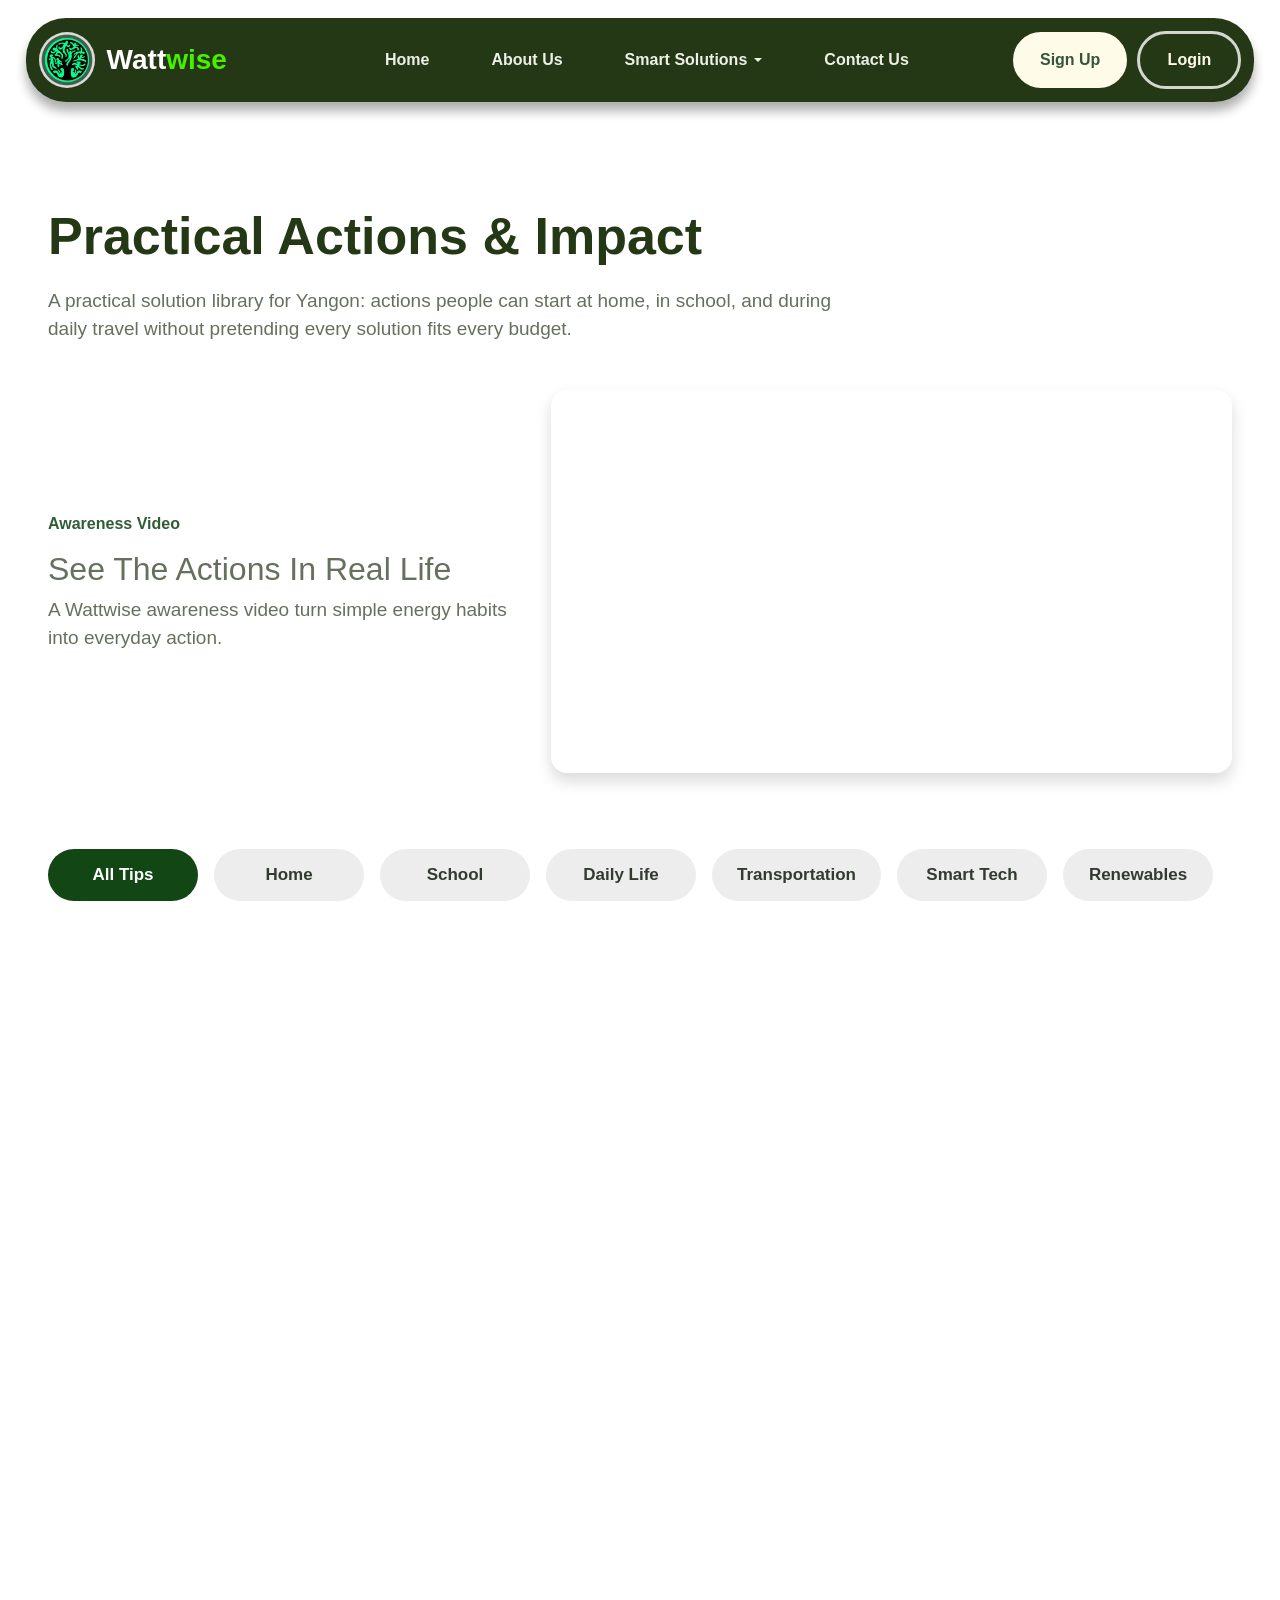
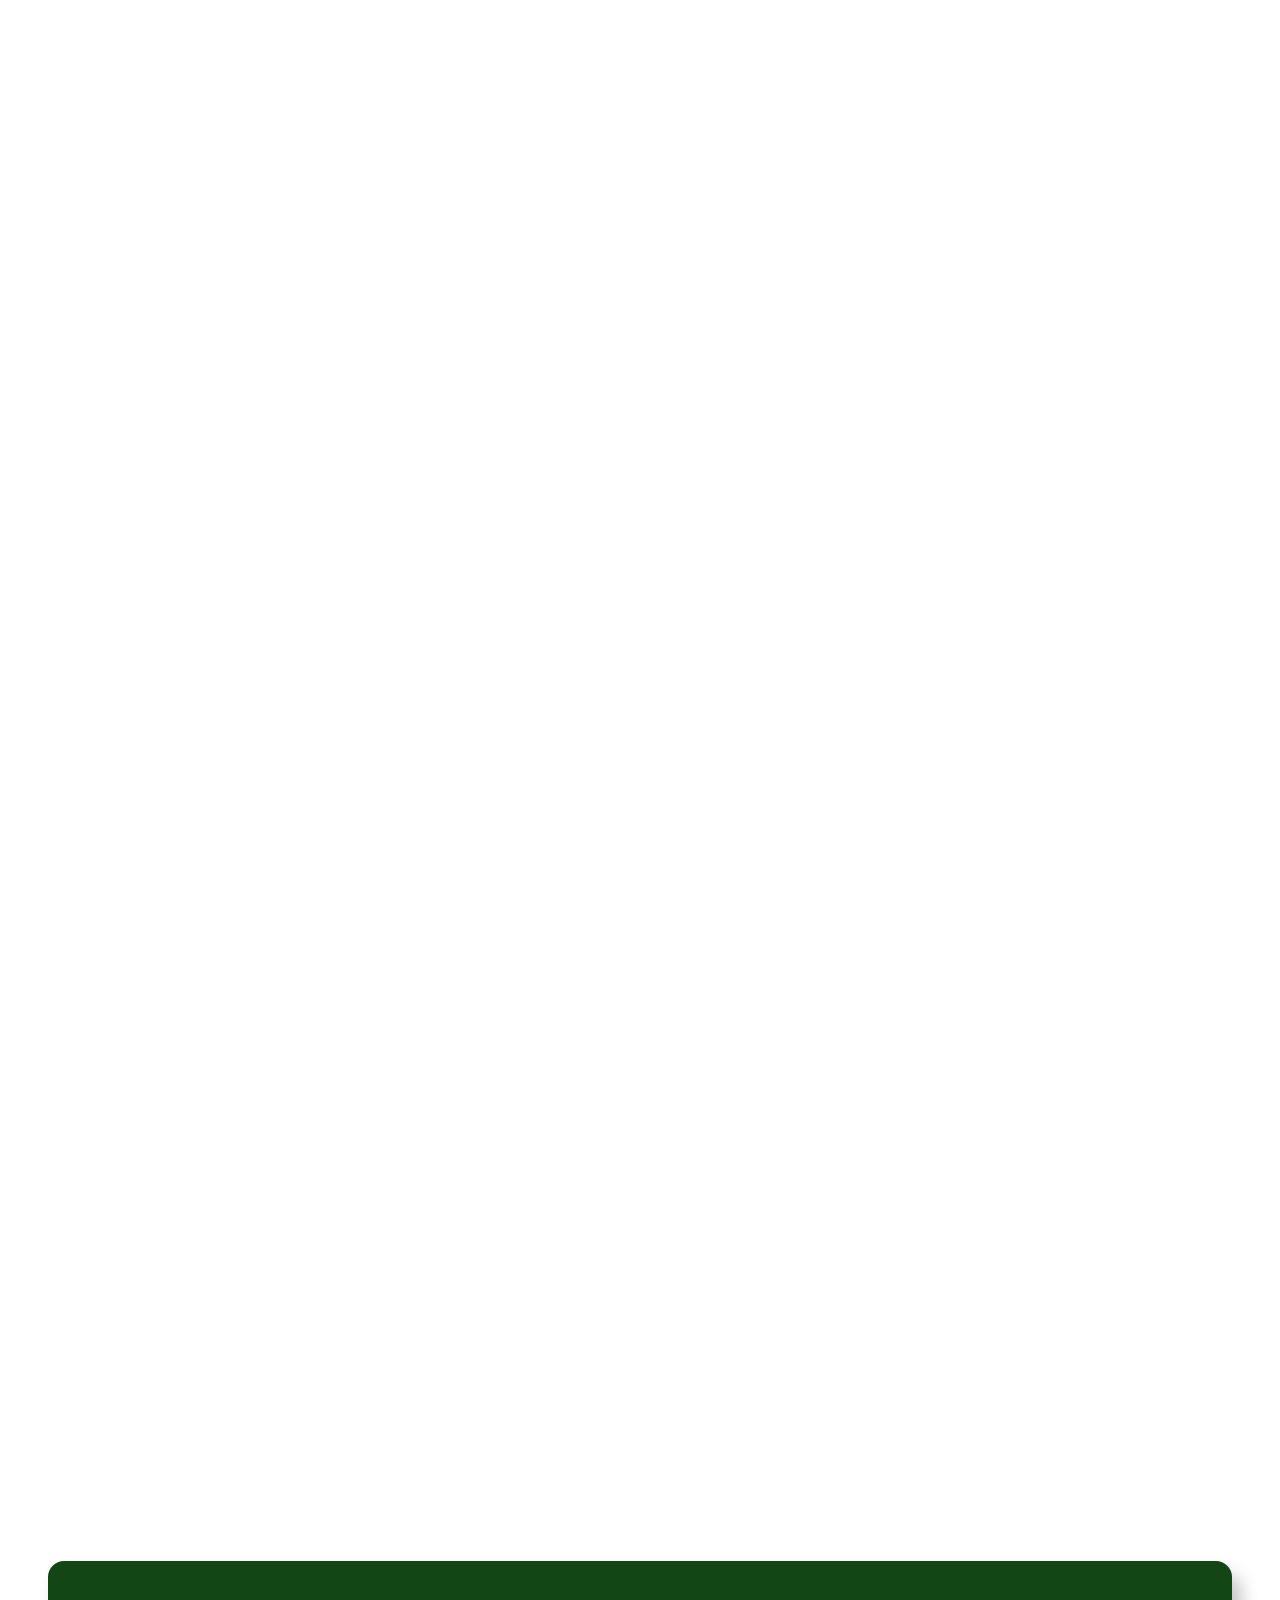
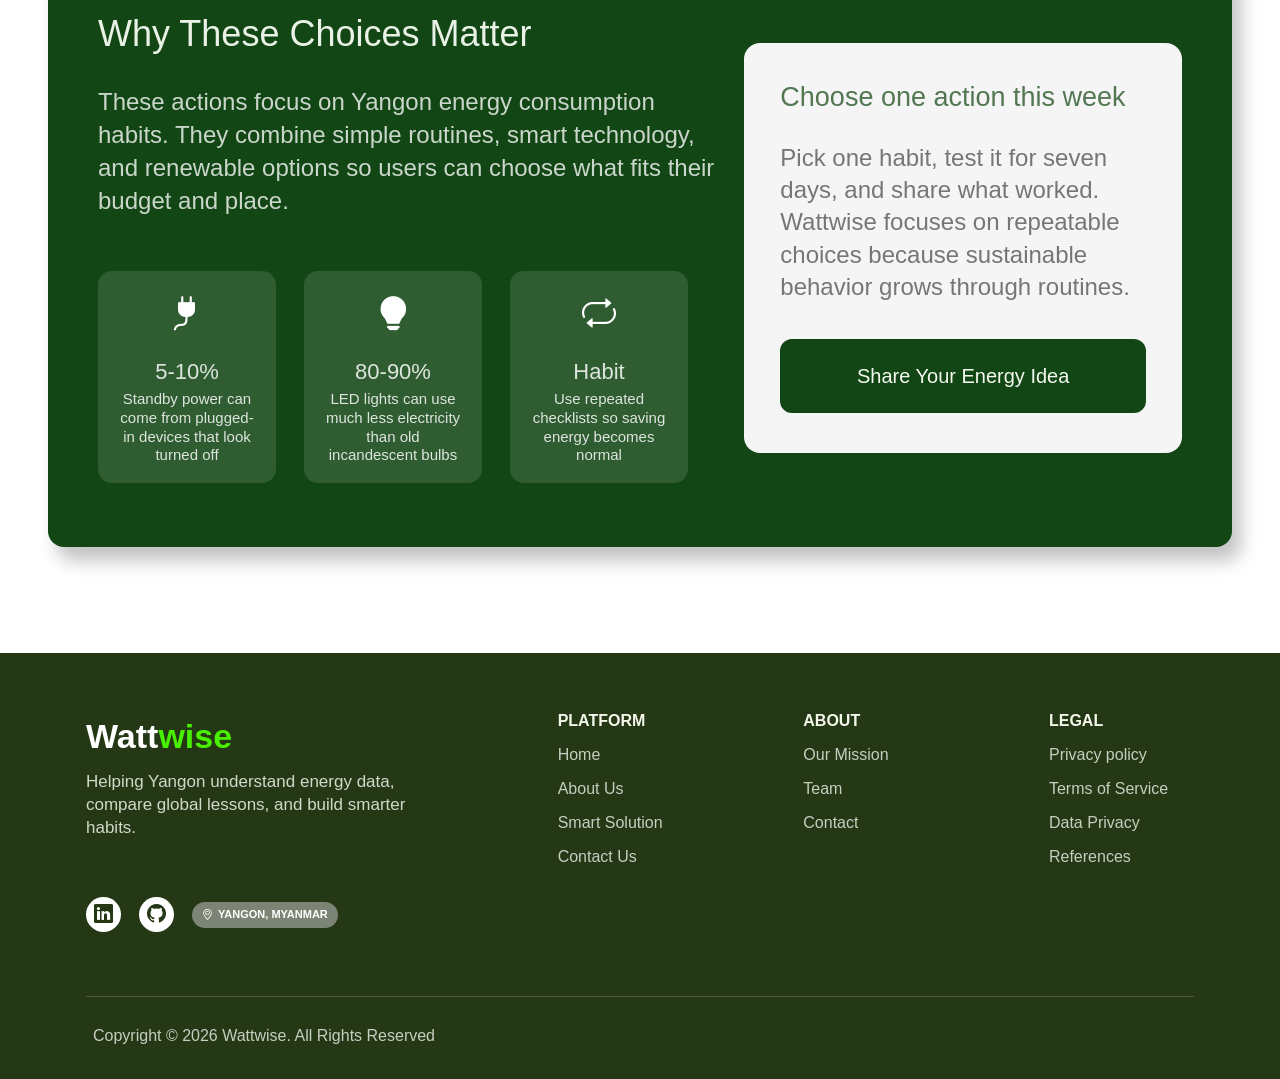
<file: act-smart.html>
<!doctype html>
<html lang="en">
  <head>
    <meta charset="utf-8">
    <meta name="viewport" content="width=device-width, initial-scale=1">
    <title>Act Smart - Wattwise</title>
    <link rel="shortcut icon" href="images/favicon.ico" type="image/x-icon">
    <link href="https://cdn.jsdelivr.net/npm/bootstrap@5.3.3/dist/css/bootstrap.min.css" rel="stylesheet">
    <link href="https://cdn.jsdelivr.net/npm/bootstrap-icons@1.11.3/font/bootstrap-icons.min.css" rel="stylesheet">
    <link href="https://unpkg.com/aos@2.3.1/dist/aos.css" rel="stylesheet">
    <link rel="stylesheet" href="act-smart.css?v=20260527">
  </head>
  <body>
    <header class="site-header">
      <nav class="navbar navbar-expand-lg main-nav" aria-label="Main navigation">
        <a class="navbar-brand brand" href="index.html">
          <img src="images/wattwise logo.png" alt="Wattwise logo">
          <span>Watt<span>wise</span></span>
        </a>

        <button class="navbar-toggler nav-toggle-label" type="button" data-bs-toggle="collapse" data-bs-target="#actNavbar" aria-controls="actNavbar" aria-expanded="false" aria-label="Toggle navigation">
          <i class="bi bi-list" aria-hidden="true"></i>
        </button>

        <div class="collapse navbar-collapse nav-content" id="actNavbar">
          <ul class="navbar-nav nav-links">
            <li class="nav-item"><a class="nav-link" href="index.html">Home</a></li>
            <li class="nav-item"><a class="nav-link" href="about_us.html">About Us</a></li>
            <li class="nav-item dropdown nav-dropdown">
              <button class="nav-link dropdown-toggle nav-trigger" type="button" data-bs-toggle="dropdown" aria-expanded="false">
                Smart Solutions
              </button>
              <ul class="dropdown-menu smart-menu">
                <li>
                  <a class="dropdown-item" href="crossroads.html">
                    <span><i class="bi bi-signpost-split-fill" aria-hidden="true"></i></span>
                    Crossroads
                  </a>
                </li>
                <li>
                  <a class="dropdown-item active" href="act-smart.html">
                    <span><i class="bi bi-gear-wide-connected" aria-hidden="true"></i></span>
                    Act Smart
                  </a>
                </li>
                <li>
                  <a class="dropdown-item" href="energy-impact.html">
                    <span><i class="bi bi-lightning-charge" aria-hidden="true"></i></span>
                    Energy Impact
                  </a>
                </li>
              </ul>
            </li>
            <li class="nav-item"><a class="nav-link" href="contact_us.html">Contact Us</a></li>
          </ul>

          <div class="nav-actions">
            <label class="btn sign-up" for="authSignupView" data-bs-toggle="modal" data-bs-target="#authModal" role="button" tabindex="0">Sign Up</label>
            <label class="btn login" for="authLoginView" data-bs-toggle="modal" data-bs-target="#authModal" role="button" tabindex="0">Login</label>
          </div>
        </div>
      </nav>
    </header>

    <main>
      <input class="action-tab-radio" type="radio" name="actionTab" id="allActionsRadio" checked>
      <input class="action-tab-radio" type="radio" name="actionTab" id="homeActionsRadio">
      <input class="action-tab-radio" type="radio" name="actionTab" id="schoolActionsRadio">
      <input class="action-tab-radio" type="radio" name="actionTab" id="dailyActionsRadio">
      <input class="action-tab-radio" type="radio" name="actionTab" id="transportActionsRadio">
      <input class="action-tab-radio" type="radio" name="actionTab" id="smartTechActionsRadio">
      <input class="action-tab-radio" type="radio" name="actionTab" id="renewableActionsRadio">

      <section class="act-hero" data-aos="fade-up">
        <div class="page-container">
          <h1>Practical Actions &amp; Impact</h1>
          <p>
            A practical solution library for Yangon: actions people can start at home, in school, and during
            daily travel without pretending every solution fits every budget.
          </p>

          <div class="awareness-video-section py-5">
            <div class="row g-4 align-items-center">
              <div class="col-lg-5">
                <span class="action-label smart-label">Awareness Video</span>
                <h2>See The Actions In Real Life</h2>
                <p>
                  A Wattwise awareness video turn simple
                  energy habits into everyday action.
                </p>
              </div>
              <div class="col-lg-7">
                <div class="ratio ratio-16x9 rounded-4 overflow-hidden shadow">
                  <iframe src="https://www.youtube.com/embed/KzFGPElMhdQ" title="Wattwise awareness video" allow="accelerometer; autoplay; clipboard-write; encrypted-media; gyroscope; picture-in-picture; web-share" allowfullscreen></iframe>
                </div>
              </div>
            </div>
          </div>

          <ul class="nav nav-pills action-tabs" id="actionTabs" role="tablist" aria-label="Action categories">
            <li class="nav-item" role="presentation">
              <label class="nav-link" id="all-actions-tab" for="allActionsRadio" role="tab" aria-controls="all-actions">All Tips</label>
            </li>
            <li class="nav-item" role="presentation">
              <label class="nav-link" id="home-actions-tab" for="homeActionsRadio" role="tab" aria-controls="home-actions">Home</label>
            </li>
            <li class="nav-item" role="presentation">
              <label class="nav-link" id="school-actions-tab" for="schoolActionsRadio" role="tab" aria-controls="school-actions">School</label>
            </li>
            <li class="nav-item" role="presentation">
              <label class="nav-link" id="daily-actions-tab" for="dailyActionsRadio" role="tab" aria-controls="daily-actions">Daily Life</label>
            </li>
            <li class="nav-item" role="presentation">
              <label class="nav-link" id="transport-actions-tab" for="transportActionsRadio" role="tab" aria-controls="transport-actions">Transportation</label>
            </li>
            <li class="nav-item" role="presentation">
              <label class="nav-link" id="smart-tech-actions-tab" for="smartTechActionsRadio" role="tab" aria-controls="smart-tech-actions">Smart Tech</label>
            </li>
            <li class="nav-item" role="presentation">
              <label class="nav-link" id="renewable-actions-tab" for="renewableActionsRadio" role="tab" aria-controls="renewable-actions">Renewables</label>
            </li>
          </ul>
        </div>
      </section>

      <section class="tips-section" data-aos="fade-up">
        <div class="page-container">
          <div class="tab-content action-tab-content" id="actionTabsContent">
            <div class="tab-pane action-pane" id="all-actions" role="tabpanel" aria-labelledby="all-actions-tab" tabindex="0">
              <div class="row g-4 row-cols-1 row-cols-md-2 row-cols-lg-3">
                <div class="col">
                  <article class="tip-card action-card h-100">
                    <div class="category-icon mint-icon"><i class="bi bi-lightbulb-fill" aria-hidden="true"></i></div>
                    <span class="action-label">Home</span>
                    <h2>Daylight Before Lighting</h2>
                    <p>Open curtains, move study desks near windows, and turn on only the lights needed for the task.</p>
                    <ul class="action-list">
                      <li>Check rooms before sunset.</li>
                      <li>Use task lamps instead of whole-room lighting.</li>
                    </ul>
                  </article>
                </div>
                <div class="col">
                  <article class="tip-card action-card h-100">
                    <div class="category-icon mint-icon"><i class="bi bi-fan" aria-hidden="true"></i></div>
                    <span class="action-label">Home</span>
                    <h2>Fan-First Cooling</h2>
                    <p>Use shade, airflow, and fans before stronger cooling. Keep doors closed when cooling one room.</p>
                    <ul class="action-list">
                      <li>Clean fan blades monthly.</li>
                      <li>Cool only occupied rooms.</li>
                    </ul>
                  </article>
                </div>
                <div class="col">
                  <article class="tip-card action-card h-100">
                    <div class="category-icon mint-icon"><i class="bi bi-plug-fill" aria-hidden="true"></i></div>
                    <span class="action-label">Home</span>
                    <h2>Standby Power Basket</h2>
                    <p>Group chargers, speakers, and small devices on one power strip so they are easy to switch off.</p>
                    <ul class="action-list">
                      <li>Unplug after charging.</li>
                      <li>Turn off TV boxes at night.</li>
                    </ul>
                  </article>
                </div>
                <div class="col">
                  <article class="tip-card action-card h-100">
                    <div class="category-icon mint-icon"><i class="bi bi-snow" aria-hidden="true"></i></div>
                    <span class="action-label">Home</span>
                    <h2>Fridge Door Discipline</h2>
                    <p>Decide what you need before opening the fridge and keep warm food outside until it cools.</p>
                    <ul class="action-list">
                      <li>Do quick door checks.</li>
                      <li>Leave space behind the fridge.</li>
                    </ul>
                  </article>
                </div>
                <div class="col">
                  <article class="tip-card action-card h-100">
                    <div class="category-icon mint-icon"><i class="bi bi-droplet-half" aria-hidden="true"></i></div>
                    <span class="action-label">Home</span>
                    <h2>Water Pump Schedule</h2>
                    <p>Set a household pump time and turn it off immediately after tanks are filled.</p>
                    <ul class="action-list">
                      <li>Fix leaking taps early.</li>
                      <li>Avoid repeated short pump runs.</li>
                    </ul>
                  </article>
                </div>
                <div class="col">
                  <article class="tip-card action-card h-100">
                    <div class="category-icon mint-icon"><i class="bi bi-basket2-fill" aria-hidden="true"></i></div>
                    <span class="action-label">Home</span>
                    <h2>Batch Heat Tasks</h2>
                    <p>Iron clothes in groups and boil only the water needed for tea, noodles, or coffee.</p>
                    <ul class="action-list">
                      <li>Do one ironing session.</li>
                      <li>Use lids while heating.</li>
                    </ul>
                  </article>
                </div>
                <div class="col">
                  <article class="tip-card action-card h-100">
                    <div class="category-icon peach-icon"><i class="bi bi-clipboard-check-fill" aria-hidden="true"></i></div>
                    <span class="action-label school-label">School</span>
                    <h2>End-of-Class Checklist</h2>
                    <p>Make one student team check fans, lights, projectors, speakers, and extension cords after each class.</p>
                    <ul class="action-list">
                      <li>Rotate the team weekly.</li>
                      <li>Post the checklist near the door.</li>
                    </ul>
                  </article>
                </div>
                <div class="col">
                  <article class="tip-card action-card h-100">
                    <div class="category-icon peach-icon"><i class="bi bi-sun-fill" aria-hidden="true"></i></div>
                    <span class="action-label school-label">School</span>
                    <h2>Daylight Seating Map</h2>
                    <p>Arrange seats so students can use natural light without blocking walkways or causing glare.</p>
                    <ul class="action-list">
                      <li>Keep windows clear.</li>
                      <li>Use fewer lights in bright periods.</li>
                    </ul>
                  </article>
                </div>
                <div class="col">
                  <article class="tip-card action-card h-100">
                    <div class="category-icon peach-icon"><i class="bi bi-pc-display" aria-hidden="true"></i></div>
                    <span class="action-label school-label">School</span>
                    <h2>Computer Room Shutdown</h2>
                    <p>Turn off monitors, CPUs, speakers, and stabilizers when the lab is not in use.</p>
                    <ul class="action-list">
                      <li>Use a shutdown captain.</li>
                      <li>Check before lunch and closing time.</li>
                    </ul>
                  </article>
                </div>
                <div class="col">
                  <article class="tip-card action-card h-100">
                    <div class="category-icon peach-icon"><i class="bi bi-projector-fill" aria-hidden="true"></i></div>
                    <span class="action-label school-label">School</span>
                    <h2>Projector Time Plan</h2>
                    <p>Switch projectors on only when the lesson needs them and turn them off during discussion time.</p>
                    <ul class="action-list">
                      <li>Prepare slides before class.</li>
                      <li>Use board work when possible.</li>
                    </ul>
                  </article>
                </div>
                <div class="col">
                  <article class="tip-card action-card h-100">
                    <div class="category-icon peach-icon"><i class="bi bi-bar-chart-fill" aria-hidden="true"></i></div>
                    <span class="action-label school-label">School</span>
                    <h2>Weekly Energy Audit</h2>
                    <p>Students record where energy is wasted and suggest one improvement for the next week.</p>
                    <ul class="action-list">
                      <li>Track repeated problems.</li>
                      <li>Share results in assembly.</li>
                    </ul>
                  </article>
                </div>
                <div class="col">
                  <article class="tip-card action-card h-100">
                    <div class="category-icon peach-icon"><i class="bi bi-megaphone-fill" aria-hidden="true"></i></div>
                    <span class="action-label school-label">School</span>
                    <h2>Energy Reminder Posters</h2>
                    <p>Place short reminders near switches, classroom doors, and computer tables.</p>
                    <ul class="action-list">
                      <li>Use student-made posters.</li>
                      <li>Change messages monthly.</li>
                    </ul>
                  </article>
                </div>
                <div class="col">
                  <article class="tip-card action-card h-100">
                    <div class="category-icon mint-icon"><i class="bi bi-cup-hot-fill" aria-hidden="true"></i></div>
                    <span class="action-label">Daily Life</span>
                    <h2>Cook Once, Reheat Less</h2>
                    <p>Plan meals so rice, curry, and hot water are prepared in fewer heating sessions.</p>
                    <ul class="action-list">
                      <li>Use lids while cooking.</li>
                      <li>Turn warmers off after meals.</li>
                    </ul>
                  </article>
                </div>
                <div class="col">
                  <article class="tip-card action-card h-100">
                    <div class="category-icon mint-icon"><i class="bi bi-battery-charging" aria-hidden="true"></i></div>
                    <span class="action-label">Daily Life</span>
                    <h2>Charge With A Plan</h2>
                    <p>Charge phones and power banks together, then unplug chargers instead of leaving them in sockets.</p>
                    <ul class="action-list">
                      <li>Use one charging station.</li>
                      <li>Remove full devices quickly.</li>
                    </ul>
                  </article>
                </div>
                <div class="col">
                  <article class="tip-card action-card h-100">
                    <div class="category-icon mint-icon"><i class="bi bi-moisture" aria-hidden="true"></i></div>
                    <span class="action-label">Daily Life</span>
                    <h2>Sun-Dry When Possible</h2>
                    <p>Use sunlight and airflow for clothes instead of extra electric drying or repeated fan use.</p>
                    <ul class="action-list">
                      <li>Wash full loads.</li>
                      <li>Spin-dry before hanging.</li>
                    </ul>
                  </article>
                </div>
                <div class="col">
                  <article class="tip-card action-card h-100">
                    <div class="category-icon mint-icon"><i class="bi bi-phone-fill" aria-hidden="true"></i></div>
                    <span class="action-label">Daily Life</span>
                    <h2>Screen Brightness Habit</h2>
                    <p>Lower phone and laptop brightness indoors and use sleep mode during breaks.</p>
                    <ul class="action-list">
                      <li>Set auto-sleep timers.</li>
                      <li>Close unused apps.</li>
                    </ul>
                  </article>
                </div>
                <div class="col">
                  <article class="tip-card action-card h-100">
                    <div class="category-icon mint-icon"><i class="bi bi-tools" aria-hidden="true"></i></div>
                    <span class="action-label">Daily Life</span>
                    <h2>Repair Before Replacing</h2>
                    <p>Fix loose plugs, broken switches, and damaged wires early so appliances do not waste power or become unsafe.</p>
                    <ul class="action-list">
                      <li>Ask an adult or technician.</li>
                      <li>Do not use damaged cords.</li>
                    </ul>
                  </article>
                </div>
                <div class="col">
                  <article class="tip-card action-card h-100">
                    <div class="category-icon mint-icon"><i class="bi bi-cart-check-fill" aria-hidden="true"></i></div>
                    <span class="action-label">Daily Life</span>
                    <h2>Buy With Efficiency In Mind</h2>
                    <p>When buying appliances, compare size, energy label, repair support, and real household need.</p>
                    <ul class="action-list">
                      <li>Avoid oversized appliances.</li>
                      <li>Choose durable products.</li>
                    </ul>
                  </article>
                </div>
                <div class="col">
                  <article class="tip-card action-card h-100">
                    <div class="category-icon mint-icon"><i class="bi bi-map-fill" aria-hidden="true"></i></div>
                    <span class="action-label">Transportation</span>
                    <h2>Plan Trips Before Leaving</h2>
                    <p>Group nearby errands, avoid unnecessary repeat trips, and choose routes that reduce waiting and idling.</p>
                    <ul class="action-list">
                      <li>List stops before leaving.</li>
                      <li>Avoid repeat trips on the same route.</li>
                    </ul>
                  </article>
                </div>
                <div class="col">
                  <article class="tip-card action-card h-100">
                    <div class="category-icon mint-icon"><i class="bi bi-people-fill" aria-hidden="true"></i></div>
                    <span class="action-label">Transportation</span>
                    <h2>Shared Ride Routine</h2>
                    <p>Share rides for school or work when it is safe, planned, and practical for everyone.</p>
                    <ul class="action-list">
                      <li>Set fixed pickup times.</li>
                      <li>Avoid half-empty repeat trips.</li>
                    </ul>
                  </article>
                </div>
                <div class="col">
                  <article class="tip-card action-card h-100">
                    <div class="category-icon mint-icon"><i class="bi bi-person-walking" aria-hidden="true"></i></div>
                    <span class="action-label">Transportation</span>
                    <h2>Walk Short Distances</h2>
                    <p>For nearby shops, tuition, or friends' houses, walk when the route, daylight, and weather are safe.</p>
                    <ul class="action-list">
                      <li>Choose shaded routes.</li>
                      <li>Travel with friends when needed.</li>
                    </ul>
                  </article>
                </div>
                <div class="col">
                  <article class="tip-card action-card h-100">
                    <div class="category-icon mint-icon"><i class="bi bi-stopwatch-fill" aria-hidden="true"></i></div>
                    <span class="action-label">Transportation</span>
                    <h2>Reduce Engine Idling</h2>
                    <p>When waiting safely for a longer time, turn off the engine instead of burning fuel while parked.</p>
                    <ul class="action-list">
                      <li>Plan waiting points.</li>
                      <li>Avoid blocking traffic.</li>
                    </ul>
                  </article>
                </div>
                <div class="col">
                  <article class="tip-card action-card h-100">
                    <div class="category-icon mint-icon"><i class="bi bi-bicycle" aria-hidden="true"></i></div>
                    <span class="action-label">Transportation</span>
                    <h2>Cycle Where It Fits</h2>
                    <p>Use bicycles for short, safe routes and keep tires, brakes, and lights in good condition.</p>
                    <ul class="action-list">
                      <li>Pick low-traffic streets.</li>
                      <li>Carry rain protection.</li>
                    </ul>
                  </article>
                </div>
                <div class="col">
                  <article class="tip-card action-card h-100">
                    <div class="category-icon mint-icon"><i class="bi bi-signpost-split-fill" aria-hidden="true"></i></div>
                    <span class="action-label">Transportation</span>
                    <h2>Route Check Habit</h2>
                    <p>Check traffic and weather before leaving so trips use less time, fuel, and frustration.</p>
                    <ul class="action-list">
                      <li>Leave before rush where possible.</li>
                      <li>Combine pickup and shopping stops.</li>
                    </ul>
                  </article>
                </div>
                <div class="col">
                  <article class="tip-card action-card h-100">
                    <div class="category-icon mint-icon"><i class="bi bi-plug-fill" aria-hidden="true"></i></div>
                    <span class="action-label smart-label">Smart Tech</span>
                    <h2>Smart Plug Control</h2>
                    <p>Use smart plugs or switched power strips to schedule chargers, routers, and TV devices off when not needed.</p>
                    <ul class="action-list">
                      <li>Start with one high-use corner.</li>
                      <li>Check schedules every week.</li>
                    </ul>
                  </article>
                </div>
                <div class="col">
                  <article class="tip-card action-card h-100">
                    <div class="category-icon mint-icon"><i class="bi bi-clock-fill" aria-hidden="true"></i></div>
                    <span class="action-label smart-label">Smart Tech</span>
                    <h2>Timer Switch Routine</h2>
                    <p>Use timer switches for lights, fans, signboards, and classroom devices that are often forgotten.</p>
                    <ul class="action-list">
                      <li>Set shutdown times clearly.</li>
                      <li>Override only when needed.</li>
                    </ul>
                  </article>
                </div>
                <div class="col">
                  <article class="tip-card action-card h-100">
                    <div class="category-icon mint-icon"><i class="bi bi-speedometer2" aria-hidden="true"></i></div>
                    <span class="action-label smart-label">Smart Tech</span>
                    <h2>Energy Meter Check</h2>
                    <p>Use a plug-in meter or regular meter photo log to see which habits change electricity use.</p>
                    <ul class="action-list">
                      <li>Measure one appliance at a time.</li>
                      <li>Compare weekly readings.</li>
                    </ul>
                  </article>
                </div>
                <div class="col">
                  <article class="tip-card action-card h-100">
                    <div class="category-icon mint-icon"><i class="bi bi-broadcast-pin" aria-hidden="true"></i></div>
                    <span class="action-label smart-label">Smart Tech</span>
                    <h2>Motion Sensor Lighting</h2>
                    <p>Use motion sensors in corridors, stairways, toilets, or storage rooms where lights are often left on.</p>
                    <ul class="action-list">
                      <li>Use sensors in low-traffic areas.</li>
                      <li>Keep manual switches available.</li>
                    </ul>
                  </article>
                </div>
                <div class="col">
                  <article class="tip-card action-card h-100">
                    <div class="category-icon mint-icon"><i class="bi bi-stars" aria-hidden="true"></i></div>
                    <span class="action-label smart-label">Smart Tech</span>
                    <h2>Inverter Appliance Upgrade</h2>
                    <p>When replacing fans, refrigerators, or air conditioners, compare inverter models and real room size.</p>
                    <ul class="action-list">
                      <li>Replace only when needed.</li>
                      <li>Avoid oversized appliances.</li>
                    </ul>
                  </article>
                </div>
                <div class="col">
                  <article class="tip-card action-card h-100">
                    <div class="category-icon mint-icon"><i class="bi bi-thermometer-half" aria-hidden="true"></i></div>
                    <span class="action-label smart-label">Smart Tech</span>
                    <h2>Smart Temperature Rule</h2>
                    <p>Set clear temperature rules for cooling rooms and use fans, curtains, and timers together.</p>
                    <ul class="action-list">
                      <li>Cool only occupied rooms.</li>
                      <li>Use timers during study sessions.</li>
                    </ul>
                  </article>
                </div>
                <div class="col">
                  <article class="tip-card action-card h-100">
                    <div class="category-icon peach-icon"><i class="bi bi-sun-fill" aria-hidden="true"></i></div>
                    <span class="action-label renewable-label">Renewables</span>
                    <h2>Solar Study Lamp</h2>
                    <p>Use solar lamps for study tables, reading corners, and emergency lighting when sunlight is available.</p>
                    <ul class="action-list">
                      <li>Charge near sunlight safely.</li>
                      <li>Keep one lamp for study time.</li>
                    </ul>
                  </article>
                </div>
                <div class="col">
                  <article class="tip-card action-card h-100">
                    <div class="category-icon peach-icon"><i class="bi bi-battery-charging" aria-hidden="true"></i></div>
                    <span class="action-label renewable-label">Renewables</span>
                    <h2>Solar Charging Station</h2>
                    <p>Create a small solar charging point for phones, study lights, or power banks where it is practical.</p>
                    <ul class="action-list">
                      <li>Charge during strong daylight.</li>
                      <li>Protect batteries from heat.</li>
                    </ul>
                  </article>
                </div>
                <div class="col">
                  <article class="tip-card action-card h-100">
                    <div class="category-icon peach-icon"><i class="bi bi-lightbulb-fill" aria-hidden="true"></i></div>
                    <span class="action-label renewable-label">Renewables</span>
                    <h2>Solar Path Lighting</h2>
                    <p>Use solar lights for gates, footpaths, school walkways, or outdoor community spaces.</p>
                    <ul class="action-list">
                      <li>Place panels where shade is low.</li>
                      <li>Clean panels regularly.</li>
                    </ul>
                  </article>
                </div>
                <div class="col">
                  <article class="tip-card action-card h-100">
                    <div class="category-icon peach-icon"><i class="bi bi-house-check-fill" aria-hidden="true"></i></div>
                    <span class="action-label renewable-label">Renewables</span>
                    <h2>Rooftop Solar Readiness</h2>
                    <p>For schools or businesses, check roof strength, sunlight, budget, and maintenance before rooftop solar.</p>
                    <ul class="action-list">
                      <li>Ask a qualified installer.</li>
                      <li>Plan battery safety first.</li>
                    </ul>
                  </article>
                </div>
                <div class="col">
                  <article class="tip-card action-card h-100">
                    <div class="category-icon peach-icon"><i class="bi bi-wind" aria-hidden="true"></i></div>
                    <span class="action-label renewable-label">Renewables</span>
                    <h2>Wind Energy Site Check</h2>
                    <p>Wind energy can help in windy places, but Yangon users should compare wind strength, safety, and cost first.</p>
                    <ul class="action-list">
                      <li>Use it as a comparison study.</li>
                      <li>Check space and safety rules.</li>
                    </ul>
                  </article>
                </div>
                <div class="col">
                  <article class="tip-card action-card h-100">
                    <div class="category-icon peach-icon"><i class="bi bi-water" aria-hidden="true"></i></div>
                    <span class="action-label renewable-label">Renewables</span>
                    <h2>Micro-Hydro Learning</h2>
                    <p>Study how flowing water can create electricity in suitable places, then compare it with Yangon's urban limits.</p>
                    <ul class="action-list">
                      <li>Use it for research projects.</li>
                      <li>Compare site and safety needs.</li>
                    </ul>
                  </article>
                </div>
              </div>
            </div>

            <div class="tab-pane action-pane" id="home-actions" role="tabpanel" aria-labelledby="home-actions-tab" tabindex="0">
              <div class="row g-4 row-cols-1 row-cols-md-2 row-cols-lg-3">
                <div class="col">
                  <article class="tip-card action-card h-100">
                    <div class="category-icon mint-icon"><i class="bi bi-lightbulb-fill" aria-hidden="true"></i></div>
                    <h2>Daylight Before Lighting</h2>
                    <p>Open curtains, move study desks near windows, and turn on only the lights needed for the task.</p>
                    <ul class="action-list">
                      <li>Check rooms before sunset.</li>
                      <li>Use task lamps instead of whole-room lighting.</li>
                    </ul>
                  </article>
                </div>
                <div class="col">
                  <article class="tip-card action-card h-100">
                    <div class="category-icon mint-icon"><i class="bi bi-fan" aria-hidden="true"></i></div>
                    <h2>Fan-First Cooling</h2>
                    <p>Use shade, airflow, and fans before stronger cooling. Keep doors closed when cooling one room.</p>
                    <ul class="action-list">
                      <li>Clean fan blades monthly.</li>
                      <li>Cool only occupied rooms.</li>
                    </ul>
                  </article>
                </div>
                <div class="col">
                  <article class="tip-card action-card h-100">
                    <div class="category-icon mint-icon"><i class="bi bi-plug-fill" aria-hidden="true"></i></div>
                    <h2>Standby Power Basket</h2>
                    <p>Group chargers, speakers, and small devices on one power strip so they are easy to switch off.</p>
                    <ul class="action-list">
                      <li>Unplug after charging.</li>
                      <li>Turn off TV boxes at night.</li>
                    </ul>
                  </article>
                </div>
                <div class="col">
                  <article class="tip-card action-card h-100">
                    <div class="category-icon mint-icon"><i class="bi bi-snow" aria-hidden="true"></i></div>
                    <h2>Fridge Door Discipline</h2>
                    <p>Decide what you need before opening the fridge and keep warm food outside until it cools.</p>
                    <ul class="action-list">
                      <li>Do quick door checks.</li>
                      <li>Leave space behind the fridge.</li>
                    </ul>
                  </article>
                </div>
                <div class="col">
                  <article class="tip-card action-card h-100">
                    <div class="category-icon mint-icon"><i class="bi bi-droplet-half" aria-hidden="true"></i></div>
                    <h2>Water Pump Schedule</h2>
                    <p>Set a household pump time and turn it off immediately after tanks are filled.</p>
                    <ul class="action-list">
                      <li>Fix leaking taps early.</li>
                      <li>Avoid repeated short pump runs.</li>
                    </ul>
                  </article>
                </div>
                <div class="col">
                  <article class="tip-card action-card h-100">
                    <div class="category-icon mint-icon"><i class="bi bi-basket2-fill" aria-hidden="true"></i></div>
                    <h2>Batch Heat Tasks</h2>
                    <p>Iron clothes in groups and boil only the water needed for tea, noodles, or coffee.</p>
                    <ul class="action-list">
                      <li>Do one ironing session.</li>
                      <li>Use lids while heating.</li>
                    </ul>
                  </article>
                </div>
              </div>
            </div>

            <div class="tab-pane action-pane" id="school-actions" role="tabpanel" aria-labelledby="school-actions-tab" tabindex="0">
              <div class="row g-4 row-cols-1 row-cols-md-2 row-cols-lg-3">
                <div class="col">
                  <article class="tip-card action-card h-100">
                    <div class="category-icon peach-icon"><i class="bi bi-clipboard-check-fill" aria-hidden="true"></i></div>
                    <h2>End-of-Class Checklist</h2>
                    <p>Make one student team check fans, lights, projectors, speakers, and extension cords after each class.</p>
                    <ul class="action-list">
                      <li>Rotate the team weekly.</li>
                      <li>Post the checklist near the door.</li>
                    </ul>
                  </article>
                </div>
                <div class="col">
                  <article class="tip-card action-card h-100">
                    <div class="category-icon peach-icon"><i class="bi bi-sun-fill" aria-hidden="true"></i></div>
                    <h2>Daylight Seating Map</h2>
                    <p>Arrange seats so students can use natural light without blocking walkways or causing glare.</p>
                    <ul class="action-list">
                      <li>Keep windows clear.</li>
                      <li>Use fewer lights in bright periods.</li>
                    </ul>
                  </article>
                </div>
                <div class="col">
                  <article class="tip-card action-card h-100">
                    <div class="category-icon peach-icon"><i class="bi bi-pc-display" aria-hidden="true"></i></div>
                    <h2>Computer Room Shutdown</h2>
                    <p>Turn off monitors, CPUs, speakers, and stabilizers when the lab is not in use.</p>
                    <ul class="action-list">
                      <li>Use a shutdown captain.</li>
                      <li>Check before lunch and closing time.</li>
                    </ul>
                  </article>
                </div>
                <div class="col">
                  <article class="tip-card action-card h-100">
                    <div class="category-icon peach-icon"><i class="bi bi-projector-fill" aria-hidden="true"></i></div>
                    <h2>Projector Time Plan</h2>
                    <p>Switch projectors on only when the lesson needs them and turn them off during discussion time.</p>
                    <ul class="action-list">
                      <li>Prepare slides before class.</li>
                      <li>Use board work when possible.</li>
                    </ul>
                  </article>
                </div>
                <div class="col">
                  <article class="tip-card action-card h-100">
                    <div class="category-icon peach-icon"><i class="bi bi-bar-chart-fill" aria-hidden="true"></i></div>
                    <h2>Weekly Energy Audit</h2>
                    <p>Students record where energy is wasted and suggest one improvement for the next week.</p>
                    <ul class="action-list">
                      <li>Track repeated problems.</li>
                      <li>Share results in assembly.</li>
                    </ul>
                  </article>
                </div>
                <div class="col">
                  <article class="tip-card action-card h-100">
                    <div class="category-icon peach-icon"><i class="bi bi-megaphone-fill" aria-hidden="true"></i></div>
                    <h2>Energy Reminder Posters</h2>
                    <p>Place short reminders near switches, classroom doors, and computer tables.</p>
                    <ul class="action-list">
                      <li>Use student-made posters.</li>
                      <li>Change messages monthly.</li>
                    </ul>
                  </article>
                </div>
              </div>
            </div>

            <div class="tab-pane action-pane" id="daily-actions" role="tabpanel" aria-labelledby="daily-actions-tab" tabindex="0">
              <div class="row g-4 row-cols-1 row-cols-md-2 row-cols-lg-3">
                <div class="col">
                  <article class="tip-card action-card h-100">
                    <div class="category-icon mint-icon"><i class="bi bi-cup-hot-fill" aria-hidden="true"></i></div>
                    <h2>Cook Once, Reheat Less</h2>
                    <p>Plan meals so rice, curry, and hot water are prepared in fewer heating sessions.</p>
                    <ul class="action-list">
                      <li>Use lids while cooking.</li>
                      <li>Turn warmers off after meals.</li>
                    </ul>
                  </article>
                </div>
                <div class="col">
                  <article class="tip-card action-card h-100">
                    <div class="category-icon mint-icon"><i class="bi bi-battery-charging" aria-hidden="true"></i></div>
                    <h2>Charge With A Plan</h2>
                    <p>Charge phones and power banks together, then unplug chargers instead of leaving them in sockets.</p>
                    <ul class="action-list">
                      <li>Use one charging station.</li>
                      <li>Remove full devices quickly.</li>
                    </ul>
                  </article>
                </div>
                <div class="col">
                  <article class="tip-card action-card h-100">
                    <div class="category-icon mint-icon"><i class="bi bi-moisture" aria-hidden="true"></i></div>
                    <h2>Sun-Dry When Possible</h2>
                    <p>Use sunlight and airflow for clothes instead of extra electric drying or repeated fan use.</p>
                    <ul class="action-list">
                      <li>Wash full loads.</li>
                      <li>Spin-dry before hanging.</li>
                    </ul>
                  </article>
                </div>
                <div class="col">
                  <article class="tip-card action-card h-100">
                    <div class="category-icon mint-icon"><i class="bi bi-phone-fill" aria-hidden="true"></i></div>
                    <h2>Screen Brightness Habit</h2>
                    <p>Lower phone and laptop brightness indoors and use sleep mode during breaks.</p>
                    <ul class="action-list">
                      <li>Set auto-sleep timers.</li>
                      <li>Close unused apps.</li>
                    </ul>
                  </article>
                </div>
                <div class="col">
                  <article class="tip-card action-card h-100">
                    <div class="category-icon mint-icon"><i class="bi bi-tools" aria-hidden="true"></i></div>
                    <h2>Repair Before Replacing</h2>
                    <p>Fix loose plugs, broken switches, and damaged wires early so appliances do not waste power or become unsafe.</p>
                    <ul class="action-list">
                      <li>Ask an adult or technician.</li>
                      <li>Do not use damaged cords.</li>
                    </ul>
                  </article>
                </div>
                <div class="col">
                  <article class="tip-card action-card h-100">
                    <div class="category-icon mint-icon"><i class="bi bi-cart-check-fill" aria-hidden="true"></i></div>
                    <h2>Buy With Efficiency In Mind</h2>
                    <p>When buying appliances, compare size, energy label, repair support, and real household need.</p>
                    <ul class="action-list">
                      <li>Avoid oversized appliances.</li>
                      <li>Choose durable products.</li>
                    </ul>
                  </article>
                </div>
              </div>
            </div>

            <div class="tab-pane action-pane" id="transport-actions" role="tabpanel" aria-labelledby="transport-actions-tab" tabindex="0">
              <div class="row g-4 row-cols-1 row-cols-md-2 row-cols-lg-3">
                <div class="col">
                  <article class="tip-card action-card h-100">
                    <div class="category-icon mint-icon"><i class="bi bi-map-fill" aria-hidden="true"></i></div>
                    <h2>Plan Trips Before Leaving</h2>
                    <p>Group nearby errands, avoid unnecessary repeat trips, and choose routes that reduce waiting and idling.</p>
                    <ul class="action-list">
                      <li>List stops before leaving.</li>
                      <li>Avoid repeat trips on the same route.</li>
                    </ul>
                  </article>
                </div>
                <div class="col">
                  <article class="tip-card action-card h-100">
                    <div class="category-icon mint-icon"><i class="bi bi-people-fill" aria-hidden="true"></i></div>
                    <h2>Shared Ride Routine</h2>
                    <p>Share rides for school or work when it is safe, planned, and practical for everyone.</p>
                    <ul class="action-list">
                      <li>Set fixed pickup times.</li>
                      <li>Avoid half-empty repeat trips.</li>
                    </ul>
                  </article>
                </div>
                <div class="col">
                  <article class="tip-card action-card h-100">
                    <div class="category-icon mint-icon"><i class="bi bi-person-walking" aria-hidden="true"></i></div>
                    <h2>Walk Short Distances</h2>
                    <p>For nearby shops, tuition, or friends' houses, walk when the route, daylight, and weather are safe.</p>
                    <ul class="action-list">
                      <li>Choose shaded routes.</li>
                      <li>Travel with friends when needed.</li>
                    </ul>
                  </article>
                </div>
                <div class="col">
                  <article class="tip-card action-card h-100">
                    <div class="category-icon mint-icon"><i class="bi bi-stopwatch-fill" aria-hidden="true"></i></div>
                    <h2>Reduce Engine Idling</h2>
                    <p>When waiting safely for a longer time, turn off the engine instead of burning fuel while parked.</p>
                    <ul class="action-list">
                      <li>Plan waiting points.</li>
                      <li>Avoid blocking traffic.</li>
                    </ul>
                  </article>
                </div>
                <div class="col">
                  <article class="tip-card action-card h-100">
                    <div class="category-icon mint-icon"><i class="bi bi-bicycle" aria-hidden="true"></i></div>
                    <h2>Cycle Where It Fits</h2>
                    <p>Use bicycles for short, safe routes and keep tires, brakes, and lights in good condition.</p>
                    <ul class="action-list">
                      <li>Pick low-traffic streets.</li>
                      <li>Carry rain protection.</li>
                    </ul>
                  </article>
                </div>
                <div class="col">
                  <article class="tip-card action-card h-100">
                    <div class="category-icon mint-icon"><i class="bi bi-signpost-split-fill" aria-hidden="true"></i></div>
                    <h2>Route Check Habit</h2>
                    <p>Check traffic and weather before leaving so trips use less time, fuel, and frustration.</p>
                    <ul class="action-list">
                      <li>Leave before rush where possible.</li>
                      <li>Combine pickup and shopping stops.</li>
                    </ul>
                  </article>
                </div>
              </div>
            </div>

            <div class="tab-pane action-pane" id="smart-tech-actions" role="tabpanel" aria-labelledby="smart-tech-actions-tab" tabindex="0">
              <div class="row g-4 row-cols-1 row-cols-md-2 row-cols-lg-3">
                <div class="col">
                  <article class="tip-card action-card h-100">
                    <div class="category-icon mint-icon"><i class="bi bi-plug-fill" aria-hidden="true"></i></div>
                    <h2>Smart Plug Control</h2>
                    <p>Use smart plugs or switched power strips to schedule chargers, routers, and TV devices off when not needed.</p>
                    <ul class="action-list">
                      <li>Start with one high-use corner.</li>
                      <li>Check schedules every week.</li>
                    </ul>
                  </article>
                </div>
                <div class="col">
                  <article class="tip-card action-card h-100">
                    <div class="category-icon mint-icon"><i class="bi bi-clock-fill" aria-hidden="true"></i></div>
                    <h2>Timer Switch Routine</h2>
                    <p>Use timer switches for lights, fans, signboards, and classroom devices that are often forgotten.</p>
                    <ul class="action-list">
                      <li>Set shutdown times clearly.</li>
                      <li>Override only when needed.</li>
                    </ul>
                  </article>
                </div>
                <div class="col">
                  <article class="tip-card action-card h-100">
                    <div class="category-icon mint-icon"><i class="bi bi-speedometer2" aria-hidden="true"></i></div>
                    <h2>Energy Meter Check</h2>
                    <p>Use a plug-in meter or regular meter photo log to see which habits change electricity use.</p>
                    <ul class="action-list">
                      <li>Measure one appliance at a time.</li>
                      <li>Compare weekly readings.</li>
                    </ul>
                  </article>
                </div>
                <div class="col">
                  <article class="tip-card action-card h-100">
                    <div class="category-icon mint-icon"><i class="bi bi-broadcast-pin" aria-hidden="true"></i></div>
                    <h2>Motion Sensor Lighting</h2>
                    <p>Use motion sensors in corridors, stairways, toilets, or storage rooms where lights are often left on.</p>
                    <ul class="action-list">
                      <li>Use sensors in low-traffic areas.</li>
                      <li>Keep manual switches available.</li>
                    </ul>
                  </article>
                </div>
                <div class="col">
                  <article class="tip-card action-card h-100">
                    <div class="category-icon mint-icon"><i class="bi bi-stars" aria-hidden="true"></i></div>
                    <h2>Inverter Appliance Upgrade</h2>
                    <p>When replacing fans, refrigerators, or air conditioners, compare inverter models and real room size.</p>
                    <ul class="action-list">
                      <li>Replace only when needed.</li>
                      <li>Avoid oversized appliances.</li>
                    </ul>
                  </article>
                </div>
                <div class="col">
                  <article class="tip-card action-card h-100">
                    <div class="category-icon mint-icon"><i class="bi bi-thermometer-half" aria-hidden="true"></i></div>
                    <h2>Smart Temperature Rule</h2>
                    <p>Set clear temperature rules for cooling rooms and use fans, curtains, and timers together.</p>
                    <ul class="action-list">
                      <li>Cool only occupied rooms.</li>
                      <li>Use timers during study sessions.</li>
                    </ul>
                  </article>
                </div>
              </div>
            </div>

            <div class="tab-pane action-pane" id="renewable-actions" role="tabpanel" aria-labelledby="renewable-actions-tab" tabindex="0">
              <div class="row g-4 row-cols-1 row-cols-md-2 row-cols-lg-3">
                <div class="col">
                  <article class="tip-card action-card h-100">
                    <div class="category-icon peach-icon"><i class="bi bi-sun-fill" aria-hidden="true"></i></div>
                    <h2>Solar Study Lamp</h2>
                    <p>Use solar lamps for study tables, reading corners, and emergency lighting when sunlight is available.</p>
                    <ul class="action-list">
                      <li>Charge near sunlight safely.</li>
                      <li>Keep one lamp for study time.</li>
                    </ul>
                  </article>
                </div>
                <div class="col">
                  <article class="tip-card action-card h-100">
                    <div class="category-icon peach-icon"><i class="bi bi-battery-charging" aria-hidden="true"></i></div>
                    <h2>Solar Charging Station</h2>
                    <p>Create a small solar charging point for phones, study lights, or power banks where it is practical.</p>
                    <ul class="action-list">
                      <li>Charge during strong daylight.</li>
                      <li>Protect batteries from heat.</li>
                    </ul>
                  </article>
                </div>
                <div class="col">
                  <article class="tip-card action-card h-100">
                    <div class="category-icon peach-icon"><i class="bi bi-lightbulb-fill" aria-hidden="true"></i></div>
                    <h2>Solar Path Lighting</h2>
                    <p>Use solar lights for gates, footpaths, school walkways, or outdoor community spaces.</p>
                    <ul class="action-list">
                      <li>Place panels where shade is low.</li>
                      <li>Clean panels regularly.</li>
                    </ul>
                  </article>
                </div>
                <div class="col">
                  <article class="tip-card action-card h-100">
                    <div class="category-icon peach-icon"><i class="bi bi-house-check-fill" aria-hidden="true"></i></div>
                    <h2>Rooftop Solar Readiness</h2>
                    <p>For schools or businesses, check roof strength, sunlight, budget, and maintenance before rooftop solar.</p>
                    <ul class="action-list">
                      <li>Ask a qualified installer.</li>
                      <li>Plan battery safety first.</li>
                    </ul>
                  </article>
                </div>
                <div class="col">
                  <article class="tip-card action-card h-100">
                    <div class="category-icon peach-icon"><i class="bi bi-wind" aria-hidden="true"></i></div>
                    <h2>Wind Energy Site Check</h2>
                    <p>Wind energy can help in windy places, but Yangon users should compare wind strength, safety, and cost first.</p>
                    <ul class="action-list">
                      <li>Use it as a comparison study.</li>
                      <li>Check space and safety rules.</li>
                    </ul>
                  </article>
                </div>
                <div class="col">
                  <article class="tip-card action-card h-100">
                    <div class="category-icon peach-icon"><i class="bi bi-water" aria-hidden="true"></i></div>
                    <h2>Micro-Hydro Learning</h2>
                    <p>Study how flowing water can create electricity in suitable places, then compare it with Yangon's urban limits.</p>
                    <ul class="action-list">
                      <li>Use it for research projects.</li>
                      <li>Compare site and safety needs.</li>
                    </ul>
                  </article>
                </div>
              </div>
            </div>
          </div>
        </div>
      </section>

      <section class="matter-section">
        <div class="page-container">
          <div class="matter-panel">
            <div class="row g-4 align-items-center">
              <div class="col-lg-7">
                <h2>Why These Choices Matter</h2>
                <p>
                  These actions focus on Yangon energy consumption habits. They combine simple routines,
                  smart technology, and renewable options so users can choose what fits their budget and place.
                </p>

                <div class="impact-stats">
                  <div class="impact-box">
                    <i class="bi bi-plug-fill" aria-hidden="true"></i>
                    <strong>5-10%</strong>
                    <span>Standby power can come from plugged-in devices that look turned off</span>
                  </div>
                  <div class="impact-box">
                    <i class="bi bi-lightbulb-fill" aria-hidden="true"></i>
                    <strong>80-90%</strong>
                    <span>LED lights can use much less electricity than old incandescent bulbs</span>
                  </div>
                  <div class="impact-box">
                    <i class="bi bi-repeat" aria-hidden="true"></i>
                    <strong>Habit</strong>
                    <span>Use repeated checklists so saving energy becomes normal</span>
                  </div>
                </div>
              </div>

              <div class="col-lg-5">
                <article class="solution-card">
                  <h3>Choose one action this week</h3>
                  <p>
                    Pick one habit, test it for seven days, and share what worked. Wattwise focuses on repeatable
                    choices because sustainable behavior grows through routines.
                  </p>
                  <a class="btn solution-btn" href="contact_us.html">Share Your Energy Idea</a>
                </article>
              </div>
            </div>
          </div>
        </div>
      </section>
    </main>

    <footer class="site-footer">
      <div class="page-container">
        <div class="row g-4 footer-main">
          <div class="col-md-12 col-lg-5 footer-brand">
            <a class="footer-logo" href="index.html">Watt<span>wise</span></a>
            <p>Helping Yangon understand energy data, compare global lessons, and build smarter habits.</p>
            <div class="footer-socials">
              <a href="#" aria-label="LinkedIn"><i class="bi bi-linkedin" aria-hidden="true"></i></a>
              <a href="#" aria-label="GitHub"><i class="bi bi-github" aria-hidden="true"></i></a>
              <span><i class="bi bi-geo-alt" aria-hidden="true"></i> Yangon, Myanmar</span>
            </div>
          </div>

          <nav class="col-md-12 col-lg-7 footer-links" aria-label="Footer navigation">
            <div>
              <h3>Platform</h3>
              <a href="index.html">Home</a>
              <a href="about_us.html">About Us</a>
              <a href="crossroads.html">Smart Solution</a>
              <a href="contact_us.html">Contact Us</a>
            </div>
            <div>
              <h3>About</h3>
              <a href="about_us.html#our-mission">Our Mission</a>
              <a href="about_us.html#team">Team</a>
              <a href="contact_us.html">Contact</a>
            </div>
            <div>
              <h3>Legal</h3>
              <a href="legal.html#privacy-policy">Privacy policy</a>
              <a href="legal.html#terms-of-service">Terms of Service</a>
              <a href="legal.html#data-privacy">Data Privacy</a>
              <a href="https://docs.google.com/document/d/1IRjo8ikSaaN3whGjAY_0RO4TEdBPAEf4IMQcrswLgdg/edit?usp=sharing" target="_blank" rel="noopener">References</a>
            </div>
          </nav>
        </div>

        <div class="footer-bottom">
          <p>Copyright &copy; 2026 Wattwise. All Rights Reserved</p>
        </div>
      </div>
    </footer>

    <input class="auth-radio" type="radio" name="authView" id="authSignupView" checked>
    <input class="auth-radio" type="radio" name="authView" id="authLoginView">

    <div class="modal fade auth-modal" id="authModal" tabindex="-1" aria-labelledby="authModalTitle" aria-hidden="true">
      <div class="modal-dialog modal-dialog-centered auth-dialog">
        <div class="modal-content">
          <button type="button" class="btn-close auth-close" data-bs-dismiss="modal" aria-label="Close"></button>
          <div class="auth-flip-wrap">
            <div class="auth-flip-card">
              <div class="auth-face">
                <div class="auth-panel">
                  <div class="auth-heading text-center">
                    <img class="auth-logo" src="images/wattwise logo.png" alt="Wattwise logo">
                    <span class="badge rounded-pill auth-badge mb-3">Join Wattwise</span>
                    <h2 id="authModalTitle">Create your account</h2>
                    <p>Save your progress, compare daily habits, and get practical energy tips.</p>
                  </div>
                  <form class="auth-form">
                    <div class="row g-3">
                      <div class="col-12">
                        <div class="form-floating">
                          <input class="form-control form-control-lg" id="signupName" type="text" placeholder="Your name">
                          <label for="signupName">Full name</label>
                        </div>
                      </div>
                      <div class="col-12">
                        <div class="form-floating">
                          <input class="form-control form-control-lg" id="signupEmail" type="email" placeholder="name@example.com">
                          <label for="signupEmail">Email address</label>
                        </div>
                      </div>
                      <div class="col-12">
                        <div class="form-floating">
                          <input class="form-control form-control-lg" id="signupPassword" type="password" placeholder="Create password">
                          <label for="signupPassword">Password</label>
                        </div>
                      </div>
                      <div class="col-12">
                        <div class="form-floating">
                          <input class="form-control form-control-lg" id="signupConfirmPassword" type="password" placeholder="Confirm password">
                          <label for="signupConfirmPassword">Confirm Password</label>
                        </div>
                      </div>
                    </div>
                    <div class="form-check mt-3">
                      <input class="form-check-input" type="checkbox" id="signupUpdates">
                      <label class="form-check-label" for="signupUpdates">Send me energy saving updates and local project news.</label>
                    </div>
                    <label class="btn primary-btn w-100 mt-4" for="authLoginView" role="button" tabindex="0">Create Account</label>
                  </form>
                  <p class="auth-switch text-center mt-3 mb-0">Already have an account? <label class="btn auth-link p-0" for="authLoginView" role="button">Log in</label></p>
                </div>
              </div>

              <div class="auth-face auth-back">
                <div class="auth-panel auth-login-panel">
                  <div class="auth-heading text-center">
                    <img class="auth-logo" src="images/wattwise logo.png" alt="Wattwise logo">
                    <span class="badge rounded-pill auth-badge mb-3">Welcome back</span>
                    <h2>Log in to Wattwise</h2>
                    <p>Continue checking saved energy tips and awareness notes.</p>
                  </div>
                  <form class="auth-form">
                    <div class="form-floating mb-3">
                      <input class="form-control form-control-lg" id="loginEmail" type="email" placeholder="name@example.com">
                      <label for="loginEmail">Email address</label>
                    </div>
                    <div class="form-floating mb-3">
                      <input class="form-control form-control-lg" id="loginPassword" type="password" placeholder="Your password">
                      <label for="loginPassword">Password</label>
                    </div>
                    <div class="d-flex justify-content-between align-items-center gap-3 flex-wrap">
                      <div class="form-check">
                        <input class="form-check-input" type="checkbox" id="rememberLogin">
                        <label class="form-check-label" for="rememberLogin">Remember me</label>
                      </div>
                      <a class="auth-forgot" href="#" data-bs-toggle="modal" data-bs-target="#resetPasswordModal">Forgot password?</a>
                    </div>
                    <a class="btn primary-btn w-100 mt-4" href="index.html">Login</a>
                  </form>
                  <p class="auth-switch text-center mt-3 mb-0">New to Wattwise? <label class="btn auth-link p-0" for="authSignupView" role="button">Create an account</label></p>
                </div>
              </div>
            </div>
          </div>
        </div>
      </div>
    </div>

    <div class="modal fade reset-modal" id="resetPasswordModal" tabindex="-1" aria-labelledby="resetPasswordTitle" aria-hidden="true">
      <div class="modal-dialog modal-dialog-centered">
        <div class="modal-content border-0 rounded-4 shadow p-4 p-md-5 position-relative">
          <button type="button" class="btn-close position-absolute top-0 end-0 m-3" data-bs-dismiss="modal" aria-label="Close"></button>
          <div class="auth-heading text-center">
            <img class="auth-logo" src="images/wattwise logo.png" alt="Wattwise logo">
            <span class="badge rounded-pill auth-badge mb-3">Password Help</span>
            <h2 id="resetPasswordTitle">Reset Password</h2>
            <p>Create a new password for your Wattwise account.</p>
          </div>
          <form class="auth-form">
            <div class="form-floating">
              <input class="form-control form-control-lg" id="resetNewPassword" type="password" placeholder="New password">
              <label for="resetNewPassword">New Password</label>
            </div>
            <div class="form-floating mt-3">
              <input class="form-control form-control-lg" id="resetConfirmPassword" type="password" placeholder="Confirm password">
              <label for="resetConfirmPassword">Confirm Password</label>
            </div>
            <button class="btn primary-btn w-100 mt-4" type="button" data-bs-dismiss="modal">Reset Password</button>
          </form>
          <p class="auth-switch text-center mt-3 mb-0">
            Remember your password?
            <button class="btn auth-link p-0" type="button" data-bs-target="#authModal" data-bs-toggle="modal">Back to login</button>
          </p>
        </div>
      </div>
    </div>

    <script src="https://cdn.jsdelivr.net/npm/bootstrap@5.3.3/dist/js/bootstrap.bundle.min.js"></script>
    <script src="https://unpkg.com/aos@2.3.1/dist/aos.js"></script>
    <script>
      AOS.init();
    </script>
  </body>
</html>
</file>
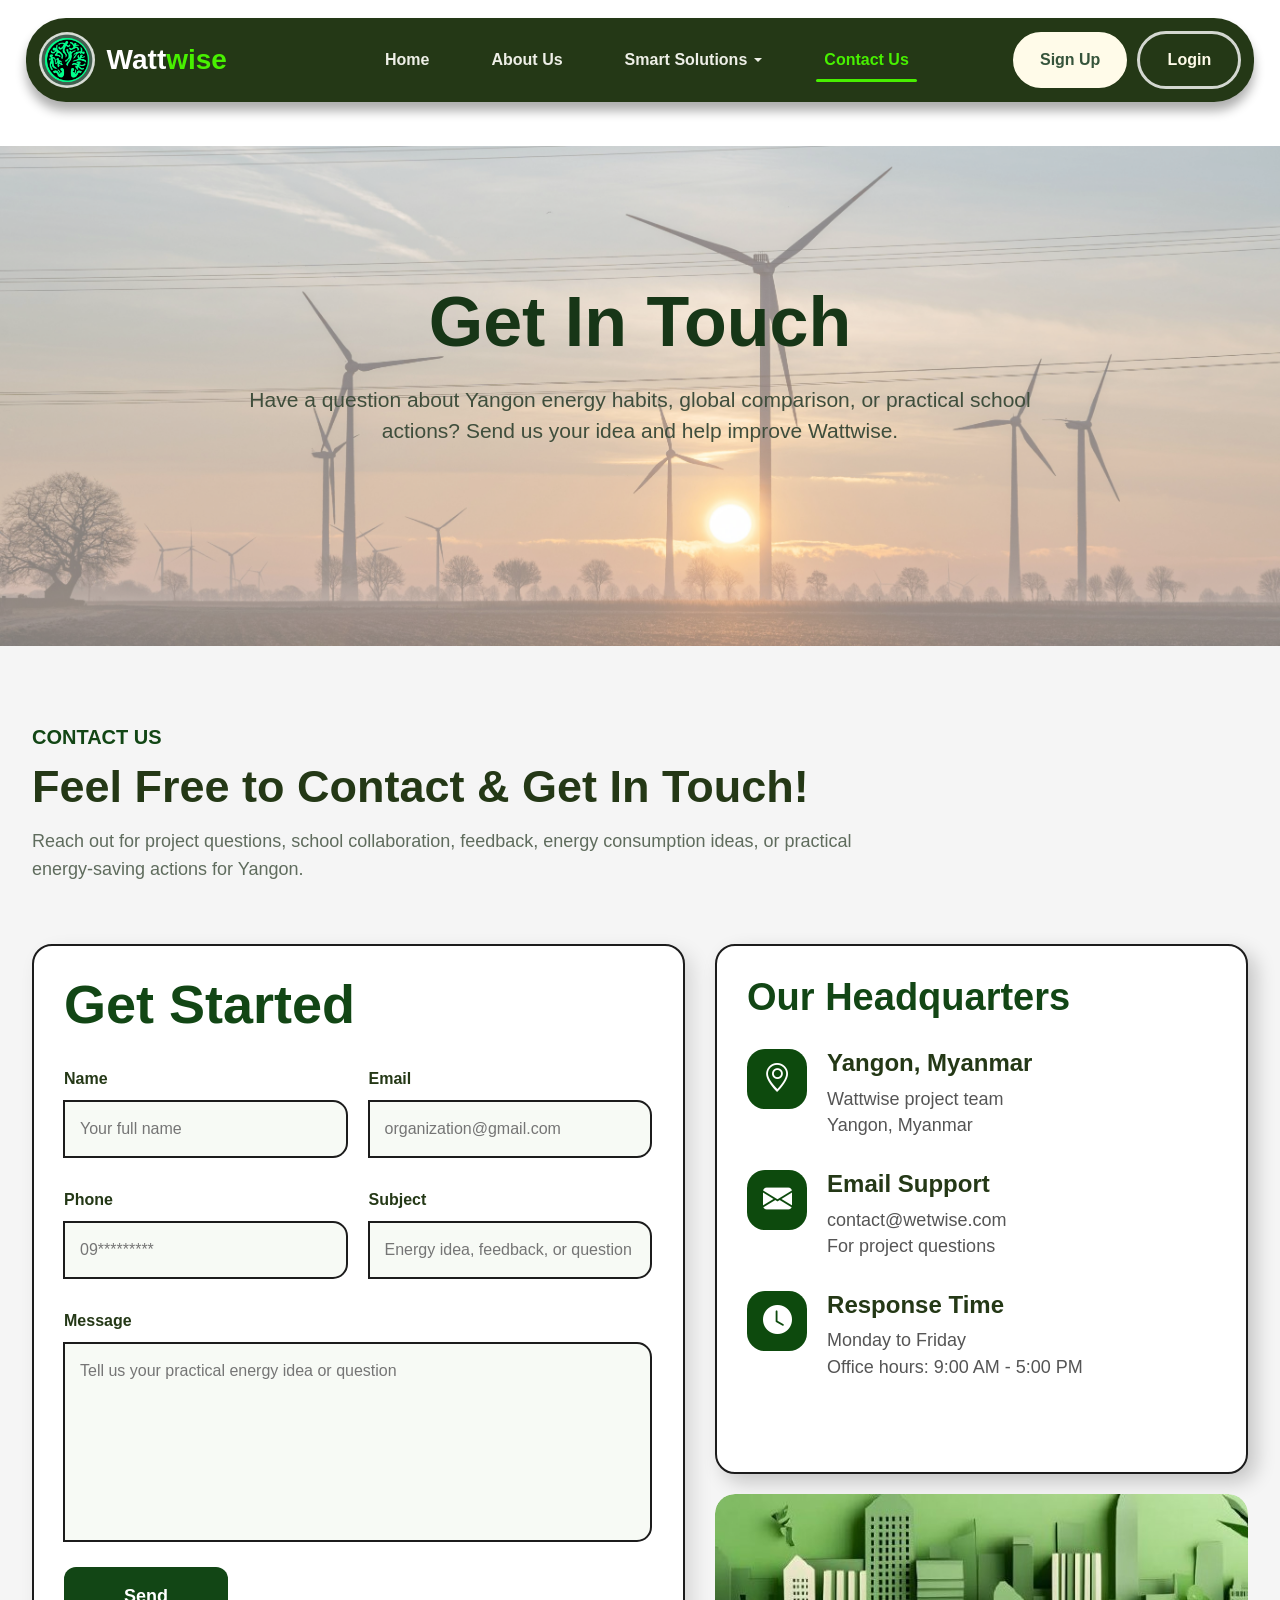
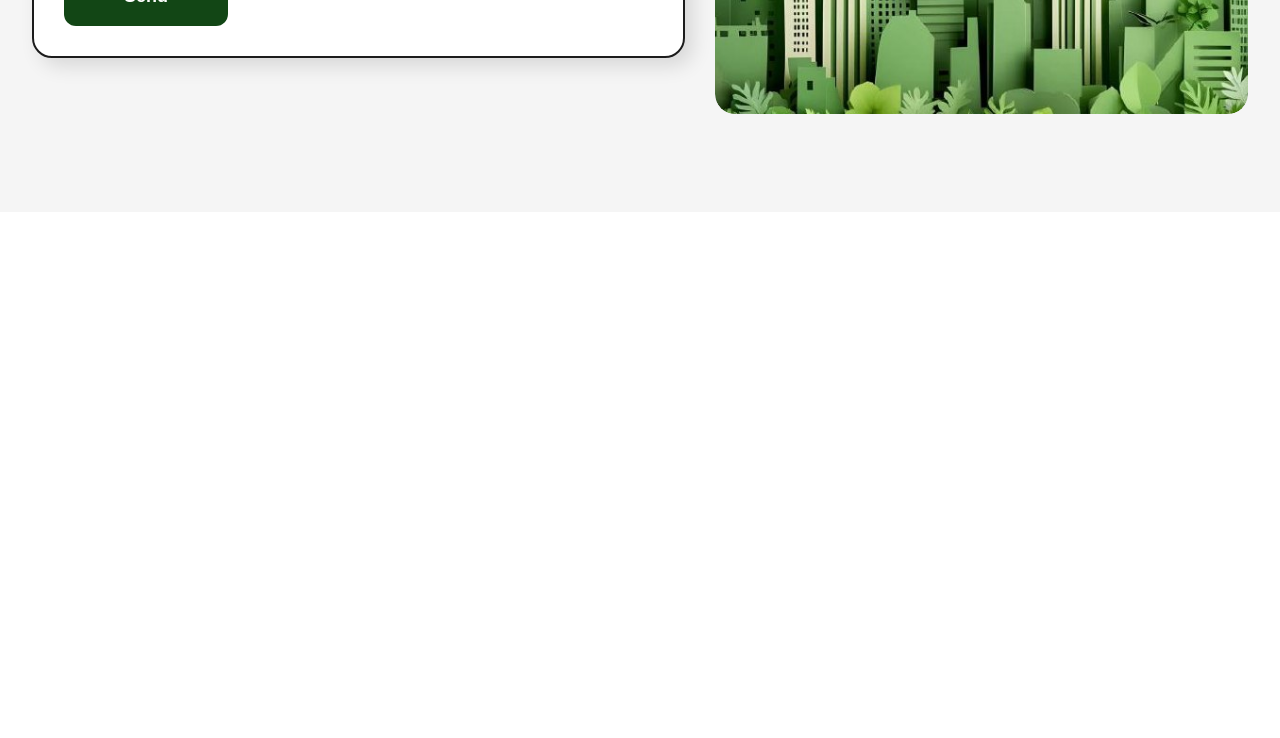
<file: contact_us.html>
<!doctype html>
<html lang="en">
  <head>
    <meta charset="utf-8">
    <meta name="viewport" content="width=device-width, initial-scale=1">
    <title>Contact Us - Wattwise</title>
    <link rel="shortcut icon" href="images/favicon.ico" type="image/x-icon">
    <link href="https://cdn.jsdelivr.net/npm/bootstrap@5.3.3/dist/css/bootstrap.min.css" rel="stylesheet">
    <link href="https://cdn.jsdelivr.net/npm/bootstrap-icons@1.11.3/font/bootstrap-icons.min.css" rel="stylesheet">
    <link href="https://unpkg.com/aos@2.3.1/dist/aos.css" rel="stylesheet">
    <link rel="stylesheet" href="css_contact.css?v=20260527">
  </head>
  <body>
    <header class="site-header">
      <nav class="navbar navbar-expand-lg main-nav" aria-label="Main navigation">
        <a class="navbar-brand brand" href="index.html">
          <img src="images/wattwise logo.png" alt="Wattwise logo">
          <span>Watt<span>wise</span></span>
        </a>

        <button class="navbar-toggler nav-toggle-label" type="button" data-bs-toggle="collapse" data-bs-target="#contactNavbar" aria-controls="contactNavbar" aria-expanded="false" aria-label="Toggle navigation">
          <i class="bi bi-list" aria-hidden="true"></i>
        </button>

        <div class="collapse navbar-collapse nav-content" id="contactNavbar">
          <ul class="navbar-nav nav-links">
            <li class="nav-item"><a class="nav-link" href="index.html">Home</a></li>
            <li class="nav-item"><a class="nav-link" href="about_us.html">About Us</a></li>
            <li class="nav-item dropdown nav-dropdown">
              <button class="nav-link dropdown-toggle nav-trigger" type="button" data-bs-toggle="dropdown" aria-expanded="false">
                Smart Solutions
              </button>
              <ul class="dropdown-menu smart-menu">
                <li>
                  <a class="dropdown-item" href="crossroads.html">
                    <span><i class="bi bi-signpost-split-fill" aria-hidden="true"></i></span>
                    Crossroads
                  </a>
                </li>
                <li>
                  <a class="dropdown-item" href="act-smart.html">
                    <span><i class="bi bi-gear-wide-connected" aria-hidden="true"></i></span>
                    Act Smart
                  </a>
                </li>
                <li>
                  <a class="dropdown-item" href="energy-impact.html">
                    <span><i class="bi bi-lightning-charge" aria-hidden="true"></i></span>
                    Energy Impact
                  </a>
                </li>
              </ul>
            </li>
            <li class="nav-item"><a class="nav-link active" href="contact_us.html">Contact Us</a></li>
          </ul>

          <div class="nav-actions">
            <label class="btn sign-up" for="authSignupView" data-bs-toggle="modal" data-bs-target="#authModal" role="button" tabindex="0">Sign Up</label>
            <label class="btn login" for="authLoginView" data-bs-toggle="modal" data-bs-target="#authModal" role="button" tabindex="0">Login</label>
          </div>
        </div>
      </nav>
    </header>

    <main>
      <section class="contact-hero" data-aos="fade-up">
        <div class="hero-image">
          <img src="images/home wind turbine.jpg" alt="Wind turbines">
        </div>
        <div class="hero-text">
          <h1>Get In Touch</h1>
          <p>
            Have a question about Yangon energy habits, global comparison, or practical school
            actions? Send us your idea and help improve Wattwise.
          </p>
        </div>
      </section>

      <section class="contact-section" data-aos="fade-up">
        <div class="page-container">
          <p class="section-label">Contact Us</p>
          <h2>Feel Free to Contact &amp; Get In Touch!</h2>
          <p class="contact_description">
            Reach out for project questions, school collaboration, feedback, energy consumption ideas, or
            practical energy-saving actions for Yangon.
          </p>

          <div class="contact-container">
            <div class="form-box">
              <h3>Get Started</h3>
              <form>
                <div class="input-row">
                  <div class="input-group">
                    <label for="contactName"><b>Name</b></label>
                    <input type="text" name="Name" id="contactName" placeholder="Your full name" required>
                  </div>

                  <div class="input-group">
                    <label for="contactEmail"><b>Email</b></label>
                    <input type="email" name="Email" id="contactEmail" placeholder="organization@gmail.com" required>
                  </div>
                </div>

                <div class="input-row">
                  <div class="input-group">
                    <label for="contactPhone"><b>Phone</b></label>
                    <input type="text" id="contactPhone" placeholder="09*********" required>
                  </div>

                  <div class="input-group">
                    <label for="contactSubject"><b>Subject</b></label>
                    <input type="text" id="contactSubject" placeholder="Energy idea, feedback, or question" required>
                  </div>
                </div>

                <div class="input-group">
                  <label for="contactMessage"><b>Message</b></label>
                  <textarea id="contactMessage" placeholder="Tell us your practical energy idea or question" required></textarea>
                </div>

                <button class="send-btn" type="button" data-bs-toggle="modal" data-bs-target="#messageSentModal">Send</button>
              </form>
            </div>

            <div class="info-side">
              <div class="info-box">
                <h2>Our Headquarters</h2>
                <div class="info-item">
                  <div class="icon"><i class="bi bi-geo-alt" aria-hidden="true"></i></div>
                  <div class="info-text">
                    <h3>Yangon, Myanmar</h3>
                    <p>Wattwise project team<br>Yangon, Myanmar</p>
                  </div>
                </div>
                <div class="info-item">
                  <div class="icon"><i class="bi bi-envelope-fill" aria-hidden="true"></i></div>
                  <div class="info-text">
                    <h3>Email Support</h3>
                    <p>contact@wetwise.com<br>For project questions</p>
                  </div>
                </div>
                <div class="info-item">
                  <div class="icon"><i class="bi bi-clock-fill" aria-hidden="true"></i></div>
                  <div class="info-text">
                    <h3>Response Time</h3>
                    <p>Monday to Friday<br>Office hours: 9:00 AM - 5:00 PM</p>
                  </div>
                </div>
              </div>

              <div class="bottom-image">
                <img src="images/photo_6071110906726256575_x.jpg" alt="Downtown Yangon">
              </div>
            </div>
          </div>
        </div>
      </section>
    </main>

    <footer class="site-footer" data-aos="fade-up">
      <div class="page-container">
        <div class="row g-4 footer-main">
          <div class="col-md-12 col-lg-5 footer-brand">
            <a class="footer-logo" href="index.html">Watt<span>wise</span></a>
            <p>Helping Yangon understand energy data, compare global lessons, and build smarter habits.</p>
            <div class="footer-socials">
              <a href="#" aria-label="LinkedIn"><i class="bi bi-linkedin" aria-hidden="true"></i></a>
              <a href="#" aria-label="GitHub"><i class="bi bi-github" aria-hidden="true"></i></a>
              <span><i class="bi bi-geo-alt" aria-hidden="true"></i> Yangon, Myanmar</span>
            </div>
          </div>

          <nav class="col-md-12 col-lg-7 footer-links" aria-label="Footer navigation">
            <div>
              <h3>Platform</h3>
              <a href="index.html">Home</a>
              <a href="about_us.html">About Us</a>
              <a href="crossroads.html">Smart Solution</a>
              <a href="contact_us.html">Contact Us</a>
            </div>
            <div>
              <h3>About</h3>
              <a href="about_us.html#our-mission">Our Mission</a>
              <a href="about_us.html#team">Team</a>
              <a href="contact_us.html">Contact</a>
            </div>
            <div>
              <h3>Legal</h3>
              <a href="legal.html#privacy-policy">Privacy policy</a>
              <a href="legal.html#terms-of-service">Terms of Service</a>
              <a href="legal.html#data-privacy">Data Privacy</a>
              <a href="https://docs.google.com/document/d/1IRjo8ikSaaN3whGjAY_0RO4TEdBPAEf4IMQcrswLgdg/edit?usp=sharing" target="_blank" rel="noopener">References</a>
            </div>
          </nav>
        </div>

        <div class="footer-bottom">
          <p>Copyright &copy; 2026 Wattwise. All Rights Reserved</p>
        </div>
      </div>
    </footer>

    <input class="auth-radio" type="radio" name="authView" id="authSignupView" checked>
    <input class="auth-radio" type="radio" name="authView" id="authLoginView">

    <div class="modal fade success-modal" id="messageSentModal" tabindex="-1" aria-labelledby="messageSentTitle" aria-hidden="true">
      <div class="modal-dialog modal-dialog-centered">
        <div class="modal-content success-content">
          <div class="success-icon">
            <i class="bi bi-check2-circle" aria-hidden="true"></i>
          </div>
          <h2 id="messageSentTitle">Message Sent</h2>
          <p>Thank you for contacting Wattwise. Your message has been sent successfully, and our team will review it soon.</p>
          <button type="button" class="btn success-btn" data-bs-dismiss="modal">Done</button>
        </div>
      </div>
    </div>

    <div class="modal fade auth-modal" id="authModal" tabindex="-1" aria-labelledby="authModalTitle" aria-hidden="true">
      <div class="modal-dialog modal-dialog-centered auth-dialog">
        <div class="modal-content">
          <button type="button" class="btn-close auth-close" data-bs-dismiss="modal" aria-label="Close"></button>
          <div class="auth-flip-wrap">
            <div class="auth-flip-card">
              <div class="auth-face">
                <div class="auth-panel">
                  <div class="auth-heading text-center">
                    <img class="auth-logo" src="images/wattwise logo.png" alt="Wattwise logo">
                    <span class="badge rounded-pill auth-badge mb-3">Join Wattwise</span>
                    <h2 id="authModalTitle">Create your account</h2>
                    <p>Save your progress, compare daily habits, and get practical energy tips.</p>
                  </div>
                  <form class="auth-form">
                    <div class="row g-3">
                      <div class="col-12">
                        <div class="form-floating">
                          <input class="form-control form-control-lg" id="signupName" type="text" placeholder="Your name">
                          <label for="signupName">Full name</label>
                        </div>
                      </div>
                      <div class="col-12">
                        <div class="form-floating">
                          <input class="form-control form-control-lg" id="signupEmail" type="email" placeholder="name@example.com">
                          <label for="signupEmail">Email address</label>
                        </div>
                      </div>
                      <div class="col-12">
                        <div class="form-floating">
                          <input class="form-control form-control-lg" id="signupPassword" type="password" placeholder="Create password">
                          <label for="signupPassword">Password</label>
                        </div>
                      </div>
                      <div class="col-12">
                        <div class="form-floating">
                          <input class="form-control form-control-lg" id="signupConfirmPassword" type="password" placeholder="Confirm password">
                          <label for="signupConfirmPassword">Confirm Password</label>
                        </div>
                      </div>
                    </div>
                    <div class="form-check mt-3">
                      <input class="form-check-input" type="checkbox" id="signupUpdates">
                      <label class="form-check-label" for="signupUpdates">Send me energy saving updates and local project news.</label>
                    </div>
                    <label class="btn primary-btn w-100 mt-4" for="authLoginView" role="button" tabindex="0">Create Account</label>
                  </form>
                  <p class="auth-switch text-center mt-3 mb-0">Already have an account? <label class="btn auth-link p-0" for="authLoginView" role="button">Log in</label></p>
                </div>
              </div>

              <div class="auth-face auth-back">
                <div class="auth-panel auth-login-panel">
                  <div class="auth-heading text-center">
                    <img class="auth-logo" src="images/wattwise logo.png" alt="Wattwise logo">
                    <span class="badge rounded-pill auth-badge mb-3">Welcome back</span>
                    <h2>Log in to Wattwise</h2>
                    <p>Continue checking saved energy tips and awareness notes.</p>
                  </div>
                  <form class="auth-form">
                    <div class="form-floating mb-3">
                      <input class="form-control form-control-lg" id="loginEmail" type="email" placeholder="name@example.com">
                      <label for="loginEmail">Email address</label>
                    </div>
                    <div class="form-floating mb-3">
                      <input class="form-control form-control-lg" id="loginPassword" type="password" placeholder="Your password">
                      <label for="loginPassword">Password</label>
                    </div>
                    <div class="d-flex justify-content-between align-items-center gap-3 flex-wrap">
                      <div class="form-check">
                        <input class="form-check-input" type="checkbox" id="rememberLogin">
                        <label class="form-check-label" for="rememberLogin">Remember me</label>
                      </div>
                      <a class="auth-forgot" href="#" data-bs-toggle="modal" data-bs-target="#resetPasswordModal">Forgot password?</a>
                    </div>
                    <a class="btn primary-btn w-100 mt-4" href="index.html">Login</a>
                  </form>
                  <p class="auth-switch text-center mt-3 mb-0">New to Wattwise? <label class="btn auth-link p-0" for="authSignupView" role="button">Create an account</label></p>
                </div>
              </div>
            </div>
          </div>
        </div>
      </div>
    </div>

    <div class="modal fade reset-modal" id="resetPasswordModal" tabindex="-1" aria-labelledby="resetPasswordTitle" aria-hidden="true">
      <div class="modal-dialog modal-dialog-centered">
        <div class="modal-content border-0 rounded-4 shadow p-4 p-md-5 position-relative">
          <button type="button" class="btn-close position-absolute top-0 end-0 m-3" data-bs-dismiss="modal" aria-label="Close"></button>
          <div class="auth-heading text-center">
            <img class="auth-logo" src="images/wattwise logo.png" alt="Wattwise logo">
            <span class="badge rounded-pill auth-badge mb-3">Password Help</span>
            <h2 id="resetPasswordTitle">Reset Password</h2>
            <p>Create a new password for your Wattwise account.</p>
          </div>
          <form class="auth-form">
            <div class="form-floating">
              <input class="form-control form-control-lg" id="resetNewPassword" type="password" placeholder="New password">
              <label for="resetNewPassword">New Password</label>
            </div>
            <div class="form-floating mt-3">
              <input class="form-control form-control-lg" id="resetConfirmPassword" type="password" placeholder="Confirm password">
              <label for="resetConfirmPassword">Confirm Password</label>
            </div>
            <button class="btn primary-btn w-100 mt-4" type="button" data-bs-dismiss="modal">Reset Password</button>
          </form>
          <p class="auth-switch text-center mt-3 mb-0">
            Remember your password?
            <button class="btn auth-link p-0" type="button" data-bs-target="#authModal" data-bs-toggle="modal">Back to login</button>
          </p>
        </div>
      </div>
    </div>

    <script src="https://cdn.jsdelivr.net/npm/bootstrap@5.3.3/dist/js/bootstrap.bundle.min.js"></script>
    <script src="https://unpkg.com/aos@2.3.1/dist/aos.js"></script>
    <script>
      AOS.init();
    </script>
  </body>
</html>
</file>
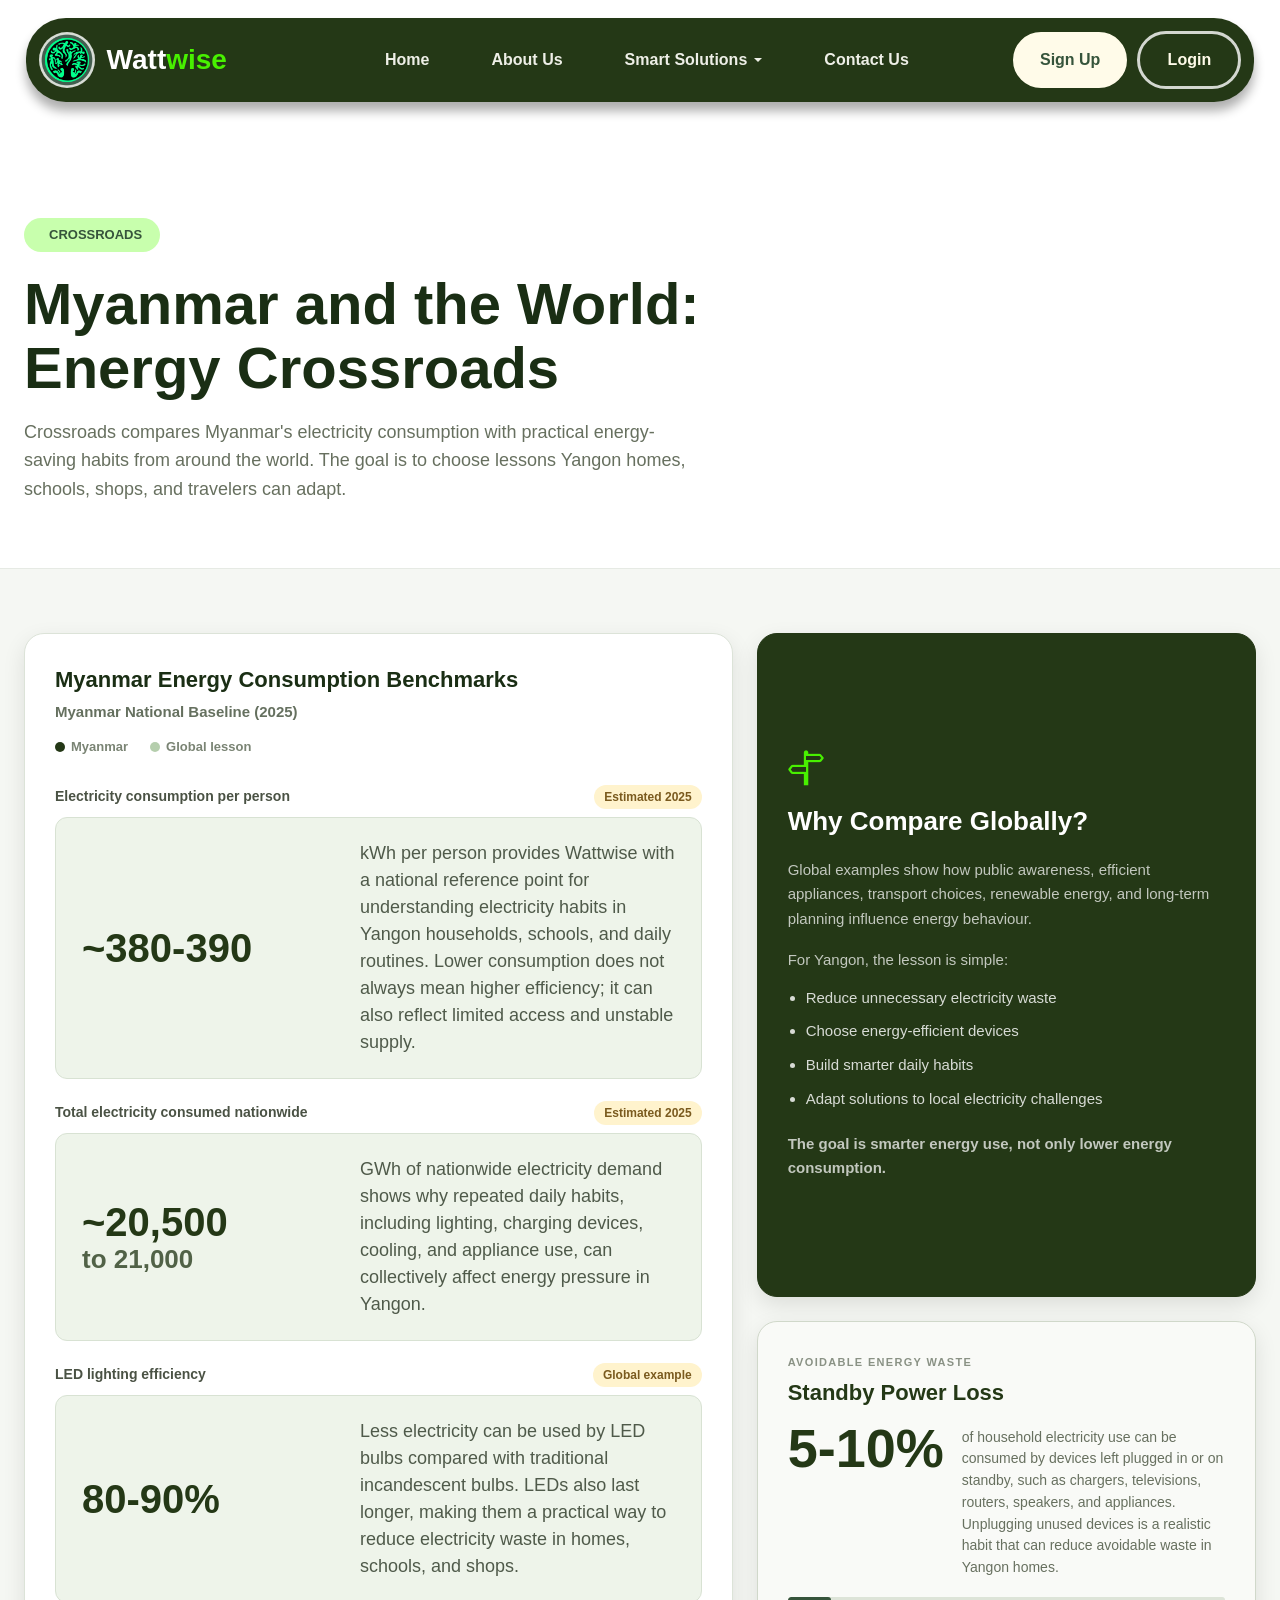
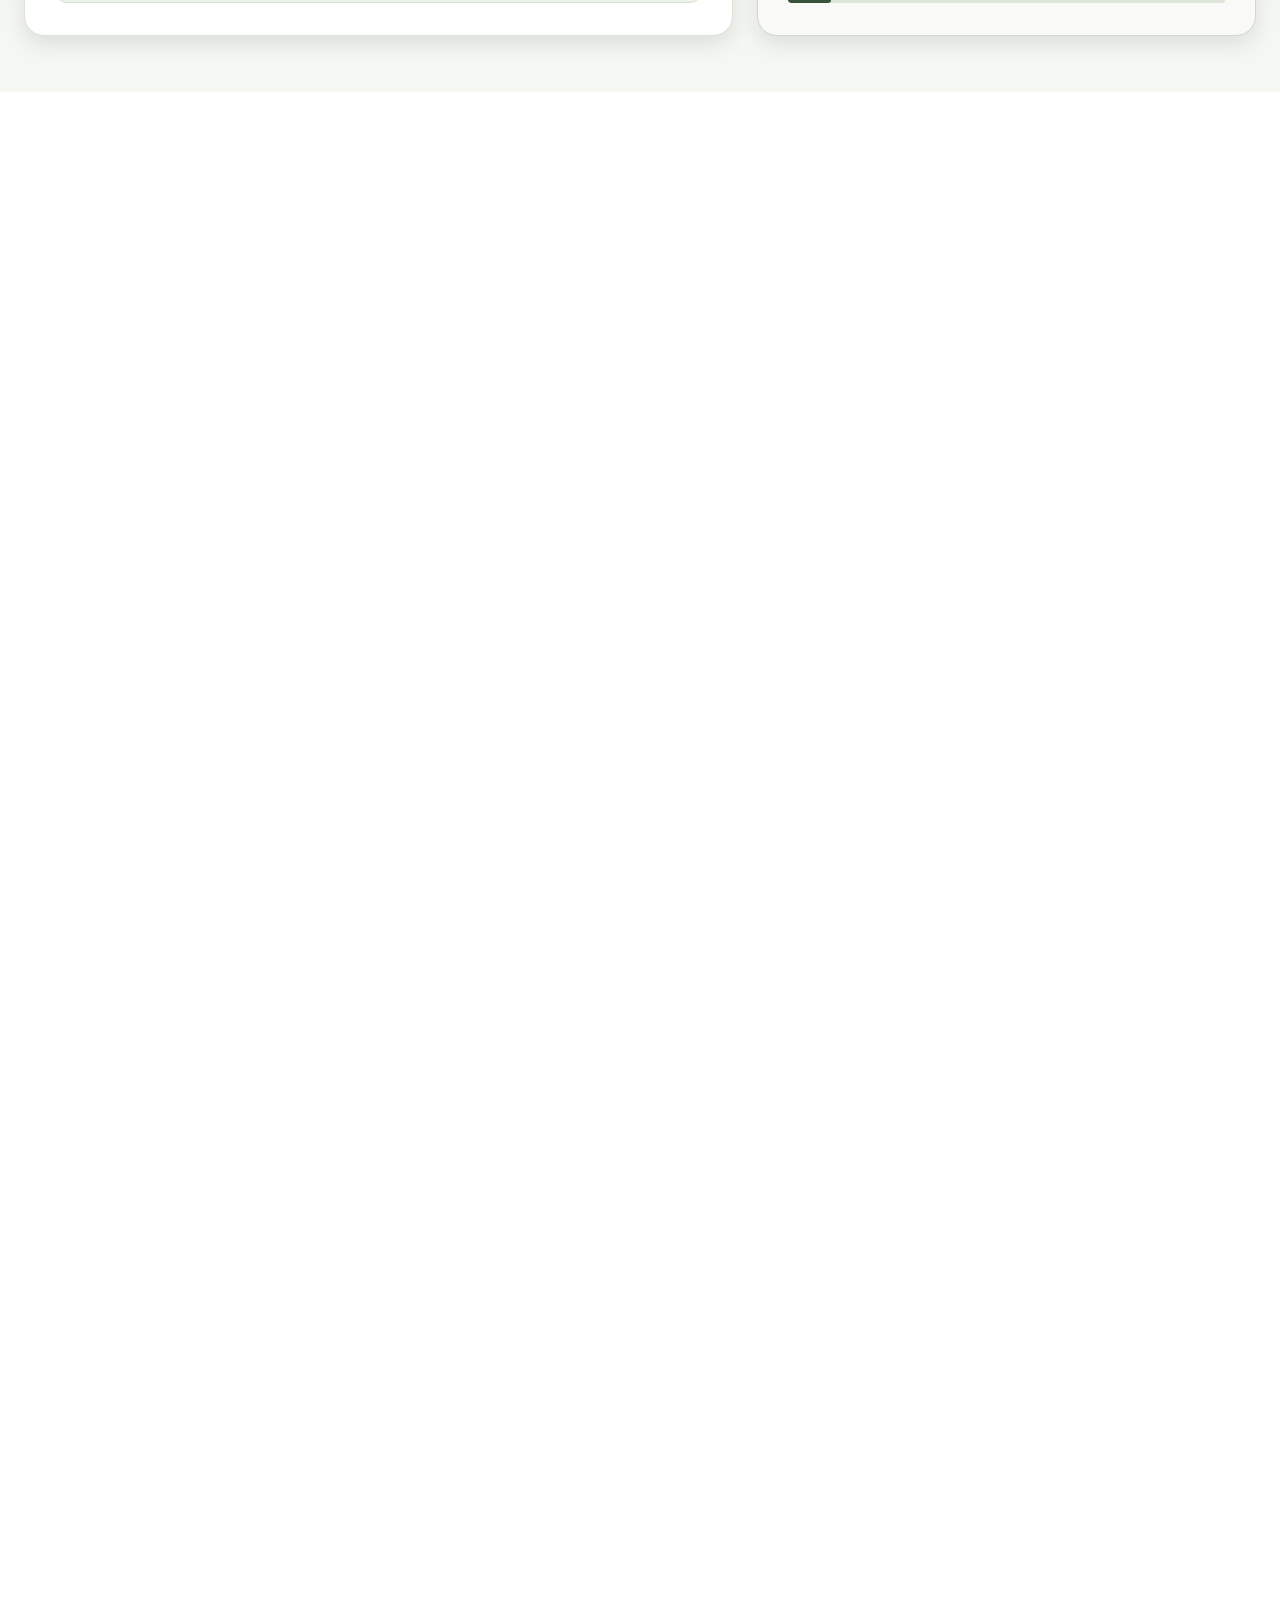
<file: crossroads.html>
<!doctype html>
<html lang="en">
  <head>
    <meta charset="utf-8">
    <meta name="viewport" content="width=device-width, initial-scale=1">
    <title>Crossroads – Wattwise</title>
    <link rel="shortcut icon" href="images/favicon.ico" type="image/x-icon">
    <link href="https://cdn.jsdelivr.net/npm/bootstrap@5.3.3/dist/css/bootstrap.min.css" rel="stylesheet">
    <link href="https://cdn.jsdelivr.net/npm/bootstrap-icons@1.11.3/font/bootstrap-icons.min.css" rel="stylesheet">
    <link href="https://unpkg.com/aos@2.3.1/dist/aos.css" rel="stylesheet">
    <link rel="stylesheet" href="crossroads.css?v=20260530">
  </head>
  <body>
    <header class="site-header">
      <nav class="navbar navbar-expand-lg main-nav" aria-label="Main navigation">
        <a class="navbar-brand brand" href="index.html">
          <img src="images/wattwise logo.png" alt="Wattwise logo">
          <span>Watt<span>wise</span></span>
        </a>

        <button class="navbar-toggler nav-toggle-label" type="button" data-bs-toggle="collapse"
                data-bs-target="#mainNavbar" aria-controls="mainNavbar"
                aria-expanded="false" aria-label="Toggle navigation">
          <i class="bi bi-list" aria-hidden="true"></i>
        </button>

        <div class="collapse navbar-collapse nav-content" id="mainNavbar">
          <ul class="navbar-nav nav-links">
            <li class="nav-item"><a class="nav-link" href="index.html">Home</a></li>
            <li class="nav-item"><a class="nav-link" href="about_us.html">About Us</a></li>
            <li class="nav-item dropdown nav-dropdown">
              <button class="nav-link dropdown-toggle nav-trigger" type="button"
                      data-bs-toggle="dropdown" aria-expanded="false">
                Smart Solutions
              </button>
              <ul class="dropdown-menu smart-menu">
                <li>
                  <a class="dropdown-item active" href="crossroads.html">
                    <span><i class="bi bi-signpost-split-fill" aria-hidden="true"></i></span>
                    Crossroads
                  </a>
                </li>
                <li>
                  <a class="dropdown-item" href="act-smart.html">
                    <span><i class="bi bi-gear-wide-connected" aria-hidden="true"></i></span>
                    Act Smart
                  </a>
                </li>
                <li>
                  <a class="dropdown-item" href="energy-impact.html">
                    <span><i class="bi bi-lightning-charge" aria-hidden="true"></i></span>
                    Energy Impact
                  </a>
                </li>
              </ul>
            </li>
            <li class="nav-item"><a class="nav-link" href="contact_us.html">Contact Us</a></li>
          </ul>

          <div class="nav-actions">
            <label class="btn sign-up" for="authSignupView"
                  data-bs-toggle="modal" data-bs-target="#authModal"
                  role="button" tabindex="0">Sign Up</label>
            <label class="btn login" for="authLoginView"
                  data-bs-toggle="modal" data-bs-target="#authModal"
                  role="button" tabindex="0">Login</label>
          </div>
        </div>
      </nav>
    </header>

    <main>

      <section class="cr-intro-section" data-aos="fade-up">
        <div class="page-container">
          <div class="cr-intro-inner">
            <span class="cr-eyebrow">
              <i class="bi bi-leaf-fill" aria-hidden="true"></i>
              Crossroads
            </span>
            <h1 class="cr-page-title">Myanmar and the World: Energy Crossroads</h1>
            <p class="cr-page-desc">
              Crossroads compares Myanmar's electricity consumption with practical energy-saving habits from
              around the world. The goal is to choose lessons Yangon homes, schools, shops, and travelers can adapt.
            </p>
          </div>
        </div>
      </section>

      <section class="cr-compare-section" data-aos="fade-up">
        <div class="page-container">
          <div class="row g-4 align-items-stretch"><div class="col-lg-7">
              <article class="cr-card cr-efficiency-card h-100">
                <div class="cr-card-top">
                  <div>
                    <h2 class="cr-card-title">Myanmar Energy Consumption Benchmarks</h2>
                    <p class="cr-card-subtitle">Myanmar National Baseline (2025)</p>
                  </div>
                  <div class="cr-legend">
                    <span class="cr-legend-dot cr-dot-myanmar"></span>
                    <span class="cr-legend-label">Myanmar</span>
                    <span class="cr-legend-dot cr-dot-others ms-3"></span>
                    <span class="cr-legend-label">Global lesson</span>
                  </div>
                </div>

                <div class="cr-bar-group">
                  <div class="cr-bar-meta">
                    <span class="cr-bar-label">Electricity consumption per person</span>
                    <span class="cr-gap-badge">Estimated 2025</span>
                  </div>
                  <div class="cr-evidence-row">
                    <strong>~380-390</strong>
                    <p>kWh per person provides Wattwise with a national reference point for understanding electricity habits in Yangon households, schools, and daily routines. Lower consumption does not always mean higher efficiency; it can also reflect limited access and unstable supply.</p>
                  </div>
                </div>

                <div class="cr-bar-group">
                  <div class="cr-bar-meta">
                    <span class="cr-bar-label">Total electricity consumed nationwide</span>
                    <span class="cr-gap-badge">Estimated 2025</span>
                  </div>
                  <div class="cr-evidence-row">
                    <strong class="cr-range-stat">~20,500<span>to 21,000</span></strong>
                    <p>GWh of nationwide electricity demand shows why repeated daily habits, including lighting, charging devices, cooling, and appliance use, can collectively affect energy pressure in Yangon.</p>
                  </div>
                </div>

                <div class="cr-bar-group">
                  <div class="cr-bar-meta">
                    <span class="cr-bar-label">LED lighting efficiency</span>
                    <span class="cr-gap-badge">Global example</span>
                  </div>
                  <div class="cr-evidence-row">
                    <strong>80-90%</strong>
                    <p>Less electricity can be used by LED bulbs compared with traditional incandescent bulbs. LEDs also last longer, making them a practical way to reduce electricity waste in homes, schools, and shops.</p>
                  </div>
                </div>
              </article>
            </div>

            <div class="col-lg-5">
              <div class="d-flex flex-column gap-4 h-100">

                <article class="cr-card cr-voices-dark flex-grow-1">
                  <div class="cr-voices-icon" aria-hidden="true">
                    <i class="bi bi-signpost-split"></i>
                  </div>
                  <h3 class="cr-voices-title">Why Compare Globally?</h3>
                  <p class="cr-voices-text">
                    Global examples show how public awareness, efficient appliances, transport choices,
                    renewable energy, and long-term planning influence energy behaviour.
                  </p>
                  <p class="cr-voices-text mt-3">For Yangon, the lesson is simple:</p>
                  <ul class="cr-lesson-list">
                    <li>Reduce unnecessary electricity waste</li>
                    <li>Choose energy-efficient devices</li>
                    <li>Build smarter daily habits</li>
                    <li>Adapt solutions to local electricity challenges</li>
                  </ul>
                  <p class="cr-voices-text cr-lesson-note">The goal is smarter energy use, not only lower energy consumption.</p>
                </article>

                <article class="cr-card cr-survey-card">
                  <p class="cr-survey-label">AVOIDABLE ENERGY WASTE</p>
                  <h3 class="cr-survey-title">Standby Power Loss</h3>
                  <div class="cr-survey-body">
                    <strong class="cr-survey-stat">5-10%</strong>
                    <p class="cr-survey-text">
                      of household electricity use can be consumed by devices left plugged in or on standby,
                      such as chargers, televisions, routers, speakers, and appliances. Unplugging unused
                      devices is a realistic habit that can reduce avoidable waste in Yangon homes.
                    </p>
                  </div>
                  <div class="cr-survey-bar">
                    <div class="cr-survey-bar-fill" style="width: 10%"></div>
                  </div>
                </article>

              </div>
            </div>
          </div>
        </div>
      </section>


      <section class="cr-sector-section" data-aos="fade-up">
        <div class="page-container">
          <article class="cr-card cr-sector-card">
            <h2 class="cr-sector-title">Energy Use Habits: What Yangon Can Learn</h2>
            <div class="table-responsive">
              <table class="table cr-table">
                <thead>
                  <tr>
                    <th>Area</th>
                    <th>Myanmar Challenge</th>
                    <th>Global Lesson</th>
                    <th>Yangon Action</th>
                    <th>Impact</th>
                  </tr>
                </thead>
                <tbody>
                  <tr>
                    <td class="cr-sector-name">Home<br><span>Appliances</span></td>
                    <td>Many families use old fans, lights, chargers, and backup devices without usage planning.</td>
                    <td>Efficiency standards can push manufacturers toward better appliances.</td>
                    <td><span class="cr-badge cr-badge-developing">Buy efficient when replacing</span></td>
                    <td>Lower waste over time</td>
                  </tr>
                  <tr>
                    <td class="cr-sector-name">School<br><span>Lighting</span></td>
                    <td>Lights, fans, and computer rooms are often left on when rooms are empty.</td>
                    <td>Energy-saving routines work best when everyone shares responsibility.</td>
                    <td><span class="cr-badge cr-badge-warning">Student energy monitor</span></td>
                    <td>Visible daily savings</td>
                  </tr>
                  <tr>
                    <td class="cr-sector-name">Transport<br><span>Daily Trips</span></td>
                    <td>Fuel prices and traffic make short trips costly and inefficient.</td>
                    <td>Reliable public transport and trip planning reduce avoidable private vehicle use.</td>
                    <td><span class="cr-badge cr-badge-danger">Walk, share, combine trips</span></td>
                    <td>Less fuel pressure</td>
                  </tr>
                </tbody>
              </table>
            </div>
          </article>
        </div>
      </section>

      <section class="cr-urban-section" data-aos="fade-up">
        <div class="page-container">
          <div class="row g-4 align-items-stretch">

            <div class="col-lg-6">
              <article class="cr-card cr-urban-card h-100">
                <h2 class="cr-urban-title">Yangon Consumption Pressure</h2>
                <p class="cr-urban-desc">
                  Growing daily electricity needs make habits important in Yangon homes, schools, shops, and transport.
                  Better habits cannot solve the energy system alone, but they reduce avoidable demand during
                  crowded hours.
                </p>

                <div class="cr-chart-wrap" aria-label="Urban development footprint line chart 2020 to projection 2025">
                  <svg class="cr-chart-svg" viewBox="0 0 540 200" xmlns="http://www.w3.org/2000/svg" aria-hidden="true">
                    <line x1="40" y1="20" x2="40" y2="170" stroke="#dde3da" stroke-width="1"/>
                    <line x1="40" y1="170" x2="520" y2="170" stroke="#dde3da" stroke-width="1"/>
                    <line x1="40" y1="120" x2="520" y2="120" stroke="#eaede8" stroke-width="1" stroke-dasharray="4 3"/>
                    <line x1="40" y1="70"  x2="520" y2="70"  stroke="#eaede8" stroke-width="1" stroke-dasharray="4 3"/>

                    <polyline
                      points="40,150 152,145 264,140 376,136 488,132"
                      fill="none"
                      stroke="#b0bfaa"
                      stroke-width="2"
                      stroke-dasharray="6 4"/>

                    <polyline
                      points="40,155 152,145 264,128 376,100 488,62"
                      fill="none"
                      stroke="#243816"
                      stroke-width="3"
                      stroke-linejoin="round"
                      stroke-linecap="round"/>

                    <circle cx="376" cy="100" r="6" fill="#243816"/>
                    <circle cx="376" cy="100" r="10" fill="none" stroke="#243816" stroke-width="2" opacity="0.4"/>

                    <text x="40"  y="188" text-anchor="middle" font-size="11" fill="#8a9285">Past</text>
                    <text x="152" y="188" text-anchor="middle" font-size="11" fill="#8a9285">Recent</text>
                    <text x="264" y="188" text-anchor="middle" font-size="11" fill="#8a9285">2025</text>
                    <text x="376" y="188" text-anchor="middle" font-size="11" fill="#8a9285">Goal</text>
                    <text x="488" y="188" text-anchor="middle" font-size="10" fill="#8a9285">Future Goal</text>
                  </svg>
                </div>
              </article>
            </div>

            <div class="col-lg-6">
              <article class="cr-card cr-smart-card h-100">
                <div class="cr-smart-overlay" aria-hidden="true"></div>
                <div class="cr-smart-content">
                  <span class="cr-resource-badge">
                    <i class="bi bi-collection-fill" aria-hidden="true"></i>
                    Resource Hub
                  </span>
                  <h2 class="cr-smart-title">Transitioning to Smart Urbanism</h2>
                  <p class="cr-smart-text">
                    Smart urbanism is not only technology. For Yangon, it means efficient appliances,
                    school energy teams, smart lighting, realistic solar choices, and habits that make
                    every unit of electricity go further.
                  </p>
                  <a href="act-smart.html" class="btn cr-smart-btn">
                    Explore Actions
                    <i class="bi bi-arrow-right" aria-hidden="true"></i>
                  </a>
                </div>
              </article>
            </div>

          </div>
        </div>
      </section>

      <section class="cr-takeaway-section" data-aos="fade-up">
        <div class="page-container">
          <div class="row g-4 justify-content-center text-center">

            <div class="col-6 col-md-3">
              <div class="cr-takeaway-box">
                <strong>~380-390</strong>
                <span>kWh per person</span>
                <small>Estimated 2025 national electricity use background</small>
              </div>
            </div>

            <div class="col-6 col-md-3">
              <div class="cr-takeaway-box cr-takeaway-light">
                <strong>~20,500-21,000</strong>
                <span>GWh consumed</span>
                <small>Estimated 2025 nationwide electricity consumption</small>
              </div>
            </div>

            <div class="col-6 col-md-3">
              <div class="cr-takeaway-box">
                <strong>5-10%</strong>
                <span>Standby energy waste</span>
                <small>plugged-in idle devices</small>
              </div>
            </div>

            <div class="col-6 col-md-3">
              <div class="cr-takeaway-box cr-takeaway-light">
                <strong>80-90%</strong>
                <span>LED energy savings</span>
                <small>Less electricity used compared with traditional incandescent bulbs</small>
              </div>
            </div>

          </div>
        </div>
      </section>

    </main>


    <footer class="site-footer" data-aos="fade-up">
      <div class="page-container">
        <div class="row g-4 footer-main">
          <div class="col-md-12 col-lg-5 footer-brand">
            <a class="footer-logo" href="index.html">Watt<span>wise</span></a>
            <p>Helping Yangon understand energy data, compare global lessons, and build smarter habits.</p>
            <div class="footer-socials">
              <a href="#" aria-label="LinkedIn"><i class="bi bi-linkedin" aria-hidden="true"></i></a>
              <a href="#" aria-label="GitHub"><i class="bi bi-github" aria-hidden="true"></i></a>
              <span><i class="bi bi-geo-alt" aria-hidden="true"></i> Yangon, Myanmar</span>
            </div>
          </div>

          <nav class="col-md-12 col-lg-7 footer-links" aria-label="Footer navigation">
            <div>
              <h3>Platform</h3>
              <a href="index.html">Home</a>
              <a href="about_us.html">About Us</a>
              <a href="crossroads.html">Smart Solution</a>
              <a href="contact_us.html">Contact Us</a>
            </div>
            <div>
              <h3>About</h3>
              <a href="about_us.html#our-mission">Our Mission</a>
              <a href="about_us.html#team">Team</a>
              <a href="contact_us.html">Contact</a>
            </div>
            <div>
              <h3>Legal</h3>
              <a href="legal.html#privacy-policy">Privacy policy</a>
              <a href="legal.html#terms-of-service">Terms of Service</a>
              <a href="legal.html#data-privacy">Data Privacy</a>
              <a href="https://docs.google.com/document/d/1IRjo8ikSaaN3whGjAY_0RO4TEdBPAEf4IMQcrswLgdg/edit?usp=sharing" target="_blank" rel="noopener">References</a>
            </div>
          </nav>
        </div>

        <div class="footer-bottom">
          <p>Copyright &copy; 2026 Wattwise. All Rights Reserved</p>
        </div>
      </div>
    </footer><input class="auth-radio" type="radio" name="authView" id="authSignupView" checked>
    <input class="auth-radio" type="radio" name="authView" id="authLoginView">

    <div class="modal fade auth-modal" id="authModal" tabindex="-1"
        aria-labelledby="authModalTitle" aria-hidden="true">
      <div class="modal-dialog modal-dialog-centered auth-dialog">
        <div class="modal-content">
          <button type="button" class="btn-close auth-close"
                  data-bs-dismiss="modal" aria-label="Close"></button>
          <div class="auth-flip-wrap">
            <div class="auth-flip-card"><div class="auth-face">
                <div class="auth-panel">
                  <div class="auth-heading text-center">
                    <img class="auth-logo" src="images/wattwise logo.png" alt="Wattwise logo">
                    <span class="badge rounded-pill auth-badge mb-3">Join Wattwise</span>
                    <h2 id="authModalTitle">Create your account</h2>
                    <p>Save your progress, compare daily habits, and get practical energy tips.</p>
                  </div>
                  <form class="auth-form">
                    <div class="row g-3">
                      <div class="col-12">
                        <div class="form-floating">
                          <input class="form-control form-control-lg" id="signupName" type="text" placeholder="Your name">
                          <label for="signupName">Full name</label>
                        </div>
                      </div>
                      <div class="col-12">
                        <div class="form-floating">
                          <input class="form-control form-control-lg" id="signupEmail" type="email" placeholder="name@example.com">
                          <label for="signupEmail">Email address</label>
                        </div>
                      </div>
                      <div class="col-12">
                        <div class="form-floating">
                          <input class="form-control form-control-lg" id="signupPassword" type="password" placeholder="Create password">
                          <label for="signupPassword">Password</label>
                        </div>
                      </div>
                      <div class="col-12">
                        <div class="form-floating">
                          <input class="form-control form-control-lg" id="signupConfirmPassword" type="password" placeholder="Confirm password">
                          <label for="signupConfirmPassword">Confirm Password</label>
                        </div>
                      </div>
                    </div>
                    <div class="form-check mt-3">
                      <input class="form-check-input" type="checkbox" id="signupUpdates">
                      <label class="form-check-label" for="signupUpdates">Send me energy saving updates and local project news.</label>
                    </div>
                    <label class="btn primary-btn w-100 mt-4" for="authLoginView" role="button" tabindex="0">Create Account</label>
                  </form>
                  <p class="auth-switch text-center mt-3 mb-0">
                    Already have an account?
                    <label class="btn auth-link p-0" for="authLoginView" role="button">Log in</label>
                  </p>
                </div>
              </div><div class="auth-face auth-back">
                <div class="auth-panel auth-login-panel">
                  <div class="auth-heading text-center">
                    <img class="auth-logo" src="images/wattwise logo.png" alt="Wattwise logo">
                    <span class="badge rounded-pill auth-badge mb-3">Welcome back</span>
                    <h2>Log in to Wattwise</h2>
                    <p>Continue checking saved energy tips and awareness notes.</p>
                  </div>
                  <form class="auth-form">
                    <div class="form-floating mb-3">
                      <input class="form-control form-control-lg" id="loginEmail" type="email" placeholder="name@example.com">
                      <label for="loginEmail">Email address</label>
                    </div>
                    <div class="form-floating mb-3">
                      <input class="form-control form-control-lg" id="loginPassword" type="password" placeholder="Your password">
                      <label for="loginPassword">Password</label>
                    </div>
                    <div class="d-flex justify-content-between align-items-center gap-3 flex-wrap">
                      <div class="form-check">
                        <input class="form-check-input" type="checkbox" id="rememberLogin">
                        <label class="form-check-label" for="rememberLogin">Remember me</label>
                      </div>
                      <a class="auth-forgot" href="#" data-bs-toggle="modal" data-bs-target="#resetPasswordModal">Forgot password?</a>
                    </div>
                    <a class="btn primary-btn w-100 mt-4" href="index.html">Login</a>
                  </form>
                  <p class="auth-switch text-center mt-3 mb-0">
                    New to Wattwise?
                    <label class="btn auth-link p-0" for="authSignupView" role="button">Create an account</label>
                  </p>
                </div>
              </div>
            </div>
          </div>
        </div>
      </div>
    </div>

    <div class="modal fade reset-modal" id="resetPasswordModal" tabindex="-1" aria-labelledby="resetPasswordTitle" aria-hidden="true">
      <div class="modal-dialog modal-dialog-centered">
        <div class="modal-content border-0 rounded-4 shadow p-4 p-md-5 position-relative">
          <button type="button" class="btn-close position-absolute top-0 end-0 m-3" data-bs-dismiss="modal" aria-label="Close"></button>
          <div class="auth-heading text-center">
            <img class="auth-logo" src="images/wattwise logo.png" alt="Wattwise logo">
            <span class="badge rounded-pill auth-badge mb-3">Password Help</span>
            <h2 id="resetPasswordTitle">Reset Password</h2>
            <p>Create a new password for your Wattwise account.</p>
          </div>
          <form class="auth-form">
            <div class="form-floating">
              <input class="form-control form-control-lg" id="resetNewPassword" type="password" placeholder="New password">
              <label for="resetNewPassword">New Password</label>
            </div>
            <div class="form-floating mt-3">
              <input class="form-control form-control-lg" id="resetConfirmPassword" type="password" placeholder="Confirm password">
              <label for="resetConfirmPassword">Confirm Password</label>
            </div>
            <button class="btn primary-btn w-100 mt-4" type="button" data-bs-dismiss="modal">Reset Password</button>
          </form>
          <p class="auth-switch text-center mt-3 mb-0">
            Remember your password?
            <button class="btn auth-link p-0" type="button" data-bs-target="#authModal" data-bs-toggle="modal">Back to login</button>
          </p>
        </div>
      </div>
    </div>

    <script src="https://cdn.jsdelivr.net/npm/bootstrap@5.3.3/dist/js/bootstrap.bundle.min.js"></script>
    <script src="https://unpkg.com/aos@2.3.1/dist/aos.js"></script>
    <script>
      AOS.init();
    </script>
  </body>
</html>
</file>
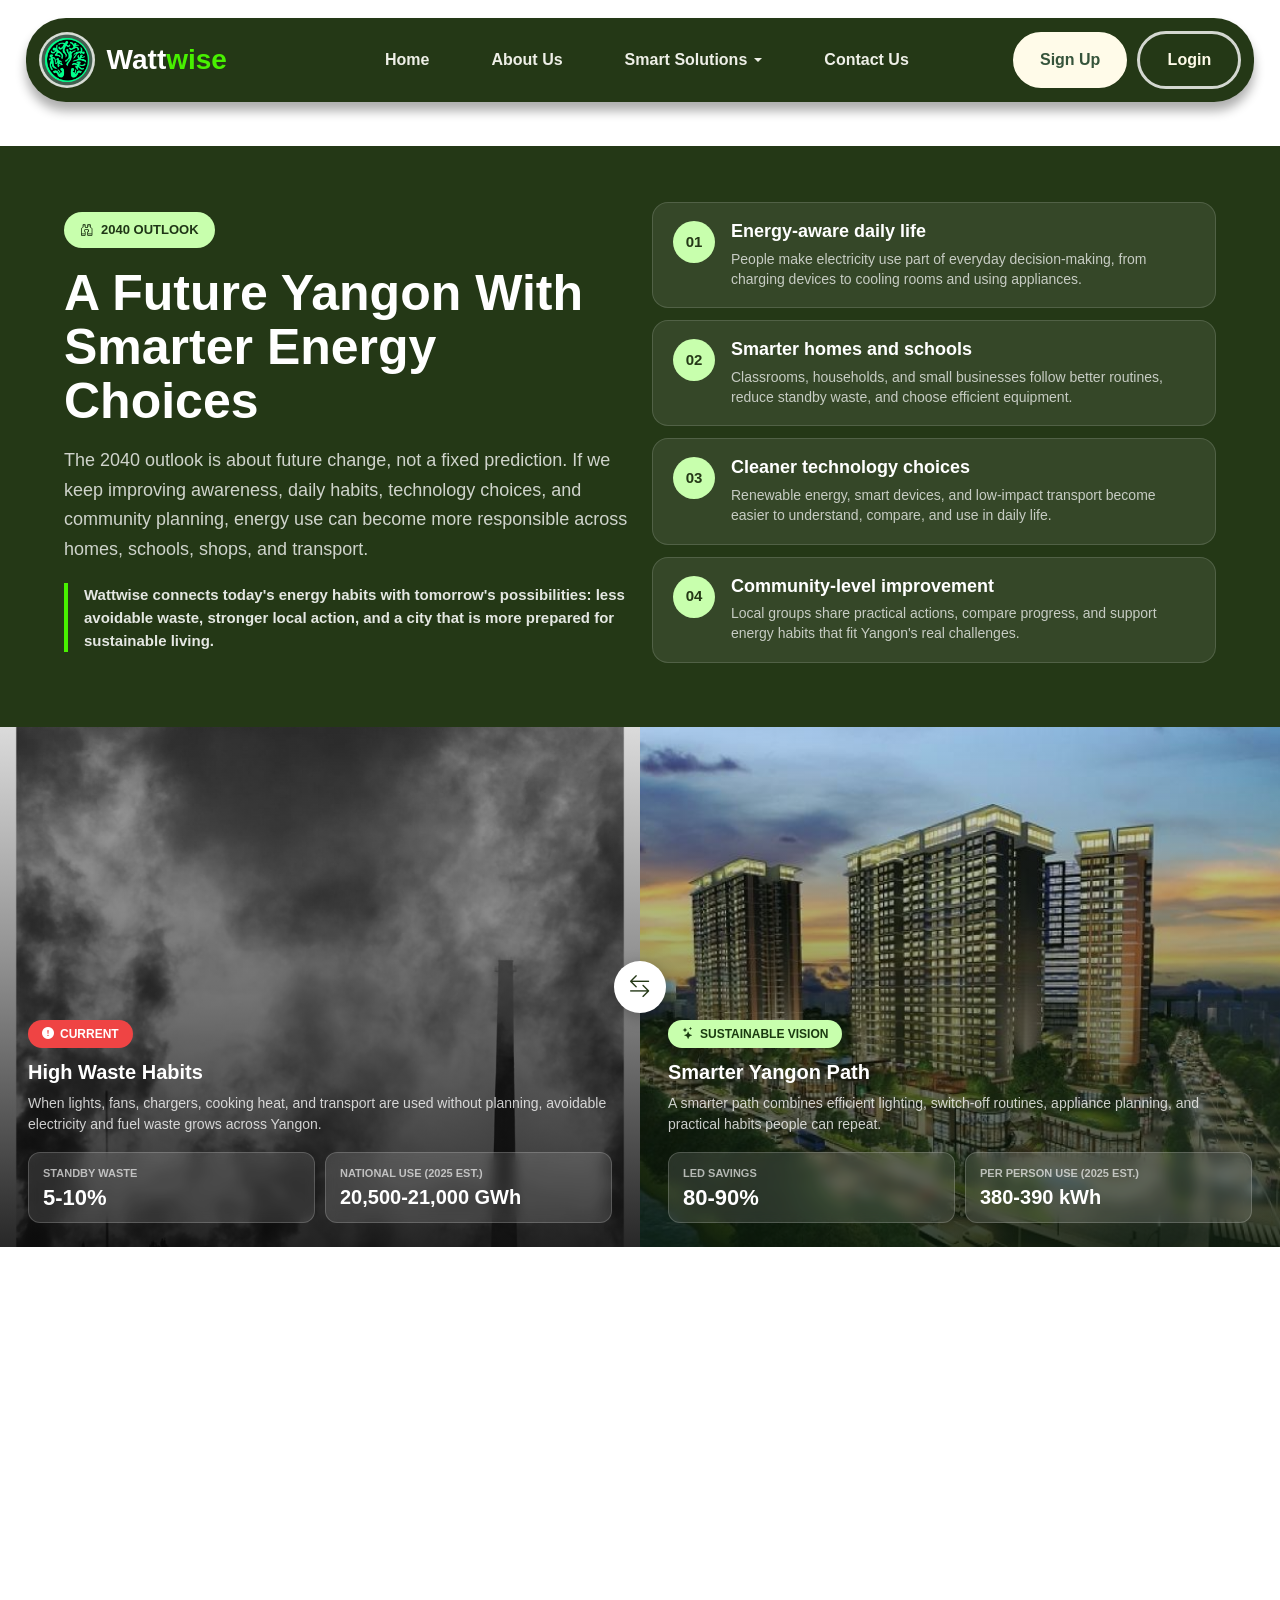
<file: energy-impact.html>
<!doctype html>
<html lang="en">
  <head>
    <meta charset="utf-8">
    <meta name="viewport" content="width=device-width, initial-scale=1">
    <title>Energy Impact - Wattwise</title>
    <link rel="shortcut icon" href="images/favicon.ico" type="image/x-icon">
    <link href="https://cdn.jsdelivr.net/npm/bootstrap@5.3.3/dist/css/bootstrap.min.css" rel="stylesheet">
    <link href="https://cdn.jsdelivr.net/npm/bootstrap-icons@1.11.3/font/bootstrap-icons.min.css" rel="stylesheet">
    <link href="https://unpkg.com/aos@2.3.1/dist/aos.css" rel="stylesheet">
    <link rel="stylesheet" href="energy-impact.css?v=20260531">
  </head>
  <body>


    <header class="site-header">
      <nav class="navbar navbar-expand-lg main-nav">
        <a class="navbar-brand brand" href="index.html">
          <img src="images/wattwise logo.png" alt="Wattwise logo">
          <span>Watt<span>wise</span></span>
        </a>

        <button class="navbar-toggler nav-toggle-label" type="button"
                data-bs-toggle="collapse" data-bs-target="#mainNavbar"
                aria-controls="mainNavbar" aria-expanded="false" aria-label="Toggle navigation">
          <i class="bi bi-list"></i>
        </button>

        <div class="collapse navbar-collapse nav-content" id="mainNavbar">
          <ul class="navbar-nav nav-links">
            <li class="nav-item"><a class="nav-link" href="index.html">Home</a></li>
            <li class="nav-item"><a class="nav-link" href="about_us.html">About Us</a></li>
            <li class="nav-item dropdown nav-dropdown">
              <button class="nav-link dropdown-toggle nav-trigger" type="button"
                      data-bs-toggle="dropdown" aria-expanded="false">
                Smart Solutions
              </button>
              <ul class="dropdown-menu smart-menu">
                <li>
                  <a class="dropdown-item" href="crossroads.html">
                    <span><i class="bi bi-signpost-split-fill"></i></span>
                    Crossroads
                  </a>
                </li>
                <li>
                  <a class="dropdown-item" href="act-smart.html">
                    <span><i class="bi bi-gear-wide-connected"></i></span>
                    Act Smart
                  </a>
                </li>
                <li>
                  <a class="dropdown-item active" href="energy-impact.html">
                    <span><i class="bi bi-lightning-charge"></i></span>
                    Energy Impact
                  </a>
                </li>
              </ul>
            </li>
            <li class="nav-item"><a class="nav-link" href="contact_us.html">Contact Us</a></li>
          </ul>

          <div class="nav-actions">
            <label class="btn sign-up" for="authSignupView"
                  data-bs-toggle="modal" data-bs-target="#authModal"
                  role="button" tabindex="0">Sign Up</label>
            <label class="btn login" for="authLoginView"
                  data-bs-toggle="modal" data-bs-target="#authModal"
                  role="button" tabindex="0">Login</label>
          </div>
        </div>
      </nav>
    </header>

    <main>

      <section class="ei-vision-section" data-aos="fade-up">
        <div class="page-container">
          <div class="row g-4 align-items-center">
            <div class="col-lg-6">
              <span class="ei-vision-kicker">
                <i class="bi bi-binoculars"></i> 2040 Outlook
              </span>
              <h1 class="ei-vision-title">A Future Yangon With Smarter Energy Choices</h1>
              <p class="ei-vision-text">
                The 2040 outlook is about future change, not a fixed prediction. If we keep improving awareness, daily habits, technology choices, and community planning, energy use can become more responsible across homes, schools, shops, and transport.
              </p>
              <p class="ei-vision-note">
                Wattwise connects today&apos;s energy habits with tomorrow&apos;s possibilities: less avoidable waste, stronger local action, and a city that is more prepared for sustainable living.
              </p>
            </div>
            <div class="col-lg-6">
              <div class="ei-vision-change-list">
                <article class="ei-vision-change">
                  <span>01</span>
                  <div>
                    <h2>Energy-aware daily life</h2>
                    <p>People make electricity use part of everyday decision-making, from charging devices to cooling rooms and using appliances.</p>
                  </div>
                </article>
                <article class="ei-vision-change">
                  <span>02</span>
                  <div>
                    <h2>Smarter homes and schools</h2>
                    <p>Classrooms, households, and small businesses follow better routines, reduce standby waste, and choose efficient equipment.</p>
                  </div>
                </article>
                <article class="ei-vision-change">
                  <span>03</span>
                  <div>
                    <h2>Cleaner technology choices</h2>
                    <p>Renewable energy, smart devices, and low-impact transport become easier to understand, compare, and use in daily life.</p>
                  </div>
                </article>
                <article class="ei-vision-change">
                  <span>04</span>
                  <div>
                    <h2>Community-level improvement</h2>
                    <p>Local groups share practical actions, compare progress, and support energy habits that fit Yangon&apos;s real challenges.</p>
                  </div>
                </article>
              </div>
            </div>
          </div>
        </div>
      </section>


      <section class="ei-hero" data-aos="fade-up">
        <div class="ei-hero-panel ei-hero-left">
          <div class="ei-hero-bg" style="background-image:url(images/photo_6066814260098044128_y.jpg)"></div>
          <div class="ei-hero-overlay ei-overlay-dark"></div>
          <div class="ei-hero-content">
            <span class="ei-hero-badge ei-badge-red">
              <i class="bi bi-exclamation-circle-fill"></i> Current
            </span>
            <h2 class="ei-hero-path-title">High Waste Habits</h2>
            <p class="ei-hero-path-desc">When lights, fans, chargers, cooking heat, and transport are used without planning, avoidable electricity and fuel waste grows across Yangon.</p>
            <div class="ei-hero-stats">
              <div class="ei-hero-stat-box">
                <span class="ei-stat-label">Standby waste</span>
                <strong class="ei-stat-value">5-10%</strong>
              </div>
              <div class="ei-hero-stat-box">
                <span class="ei-stat-label">National use (2025 est.)</span>
                <strong class="ei-stat-value ei-stat-bold">20,500-21,000 GWh</strong>
              </div>
            </div>
          </div>
        </div>

        <div class="ei-hero-swap">
          <button class="ei-swap-btn" aria-label="Compare views">
            <i class="bi bi-arrow-left-right"></i>
          </button>
        </div>

        <div class="ei-hero-panel ei-hero-right">
          <div class="ei-hero-bg" style="background-image:url('images/the_central_-_2.jpg')"></div>
          <div class="ei-hero-overlay ei-overlay-light"></div>
          <div class="ei-hero-content">
            <span class="ei-hero-badge ei-badge-green">
              <i class="bi bi-stars"></i> Sustainable Vision
            </span>
            <h2 class="ei-hero-path-title">Smarter Yangon Path</h2>
            <p class="ei-hero-path-desc">A smarter path combines efficient lighting, switch-off routines, appliance planning, and practical habits people can repeat.</p>
            <div class="ei-hero-stats">
              <div class="ei-hero-stat-box">
                <span class="ei-stat-label">LED savings</span>
                <strong class="ei-stat-value">80-90%</strong>
              </div>
              <div class="ei-hero-stat-box">
                <span class="ei-stat-label">Per person use (2025 est.)</span>
                <strong class="ei-stat-value ei-stat-bold">380-390 kWh</strong>
              </div>
            </div>
          </div>
        </div>
      </section>

      <section class="ei-indicators-section" data-aos="fade-up">
        <div class="page-container">
          <h2 class="ei-section-title">Energy Impact Indicators</h2>
          <div class="row g-4">

            <div class="col-md-4">
              <article class="ei-indicator-card">
                <div class="ei-ind-icon ei-ind-icon-green">
                  <i class="bi bi-cloud-fog2-fill"></i>
                </div>
                <span class="ei-ind-label">Daily energy habits</span>
                <strong class="ei-ind-value">Small actions</strong>
                <p class="ei-ind-desc">Small actions like leaving chargers plugged in, overusing lights, or running appliances unnecessarily can increase avoidable electricity waste over time.</p>
              </article>
            </div>

            <div class="col-md-4">
              <article class="ei-indicator-card">
                <div class="ei-ind-icon ei-ind-icon-green">
                  <i class="bi bi-cash-stack"></i>
                </div>
                <span class="ei-ind-label">Household &amp; school efficiency</span>
                <strong class="ei-ind-value">Better routines</strong>
                <p class="ei-ind-desc">Energy-saving routines in homes and classrooms, including switching off devices, using efficient lighting, and reducing standby power, can lower unnecessary consumption.</p>
              </article>
            </div>

            <div class="col-md-4">
              <article class="ei-indicator-card">
                <div class="ei-ind-icon ei-ind-icon-peach">
                  <i class="bi bi-tree-fill"></i>
                </div>
                <span class="ei-ind-label">Smarter consumption choices</span>
                <strong class="ei-ind-value">Long-term impact</strong>
                <p class="ei-ind-desc">Choosing LED lighting, efficient appliances, and better transport habits supports long-term energy efficiency in Yangon.</p>
              </article>
            </div>

          </div>
        </div>
      </section>


      <section class="ei-forecast-section" data-aos="fade-up">
        <div class="page-container">
          <div class="row g-4 align-items-stretch">

            <div class="col-lg-7">
              <article class="ei-card ei-chart-card h-100">
                <div class="ei-chart-header">
                  <div>
                    <h3 class="ei-chart-title">From Waste Habits To Smarter Consumption</h3>
                    <p class="ei-chart-subtitle">A visual pathway from daily waste to practical energy habits</p>
                  </div>
                </div>


                <div class="ei-bar-chart-wrap">
                  <svg viewBox="0 0 480 200" class="ei-bar-svg" aria-label="Urban energy demand bar chart">
                    <text class="ei-bar-value" x="42" y="92" text-anchor="middle">20%</text>
                    <text class="ei-bar-value" x="102" y="62" text-anchor="middle">45%</text>
                    <text class="ei-bar-value" x="162" y="42" text-anchor="middle">70%</text>
                    <text class="ei-bar-goal-value" x="226" y="12" text-anchor="middle">Goal 95%</text>
                    <text class="ei-bar-value" x="286" y="42" text-anchor="middle">70%</text>
                    <text class="ei-bar-value" x="346" y="67" text-anchor="middle">45%</text>
                    <text class="ei-bar-value" x="406" y="87" text-anchor="middle">20%</text>
                    <rect x="20"  y="100" width="44" height="90" rx="4" fill="#d0d8ca"/>
                    <rect x="80"  y="70"  width="44" height="120" rx="4" fill="#d0d8ca"/>
                    <rect x="140" y="50"  width="44" height="140" rx="4" fill="#d0d8ca"/>
                    
                    <rect x="204" y="20"  width="44" height="170" rx="4" fill="#243816"/>
                    <rect x="264" y="50"  width="44" height="140" rx="4" fill="#2e4a1e"/>
                    <rect x="324" y="75"  width="44" height="115" rx="4" fill="#2e4a1e"/>
                    <rect x="384" y="95"  width="44" height="95"  rx="4" fill="#2e4a1e"/>
                    <line x1="10" y1="192" x2="470" y2="192" stroke="#dde3d8" stroke-width="1"/>
                  </svg>
                </div>

                <div class="ei-chart-legend">
                  <span class="ei-legend-dot" style="background:#d0d8ca"></span>
                  <span class="ei-legend-text">Wasteful habits</span>
                  <span class="ei-legend-dot ms-3" style="background:#243816"></span>
                  <span class="ei-legend-text">Smarter habits</span>
                </div>
              </article>
            </div>

            <div class="col-lg-5">
              <article class="ei-card ei-simulate-card h-100">
                <div class="ei-simulate-icon">
                  <i class="bi bi-diagram-3-fill"></i>
                </div>
                <h3 class="ei-simulate-title">Read The Data Carefully</h3>
                <p class="ei-simulate-desc">Wattwise does not claim exact personal savings without a meter. It shows indicators and practical habits people can test in real life.</p>
                <a class="btn ei-simulate-btn" href="act-smart.html">Choose an Action</a>
              </article>
            </div>

          </div>
        </div>
      </section>

      <section class="ei-pills-section" data-aos="fade-up">
        <div class="page-container">
          <div class="row g-3">

            <div class="col-md-4">
              <article class="ei-pill-card">
                <div class="ei-pill-icon ei-pill-icon-amber">
                  <i class="bi bi-building"></i>
                </div>
                <div>
                  <p class="ei-pill-label">Household impact</p>
                  <p class="ei-pill-sub">Unnecessary electricity use increases energy costs and adds pressure to already limited power supply systems.</p>
                </div>
              </article>
            </div>

            <div class="col-md-4">
              <article class="ei-pill-card">
                <div class="ei-pill-icon ei-pill-icon-green">
                  <i class="bi bi-wind"></i>
                </div>
                <div>
                  <p class="ei-pill-label">Education impact</p>
                  <p class="ei-pill-sub">Schools using inefficient lighting and leaving devices switched on may waste energy that could be reduced through better routines.</p>
                </div>
              </article>
            </div>

            <div class="col-md-4">
              <article class="ei-pill-card">
                <div class="ei-pill-icon ei-pill-icon-red">
                  <i class="bi bi-lightning-charge-fill"></i>
                </div>
                <div>
                  <p class="ei-pill-label">Environmental impact</p>
                  <p class="ei-pill-sub">Avoidable electricity waste contributes to higher fuel demand and greater environmental pressure over time.</p>
                </div>
              </article>
            </div>

          </div>
        </div>
      </section>


      <section class="ei-carbon-section" data-aos="fade-up">
        <div class="page-container">
          <div class="ei-carbon-row"><article class="ei-carbon-card ei-carbon-bad">
              <div class="ei-carbon-img-wrap">
                <img src="images/photo_6066814260098044130_y.jpg" alt="Myanmar city – high carbon" class="ei-carbon-img ei-carbon-img-bw">
              </div>
              <div class="ei-carbon-body">
                <span class="ei-carbon-meta">Myanmar today</span>
                <div class="ei-carbon-stat-row">
                  <div>
                    <strong class="ei-carbon-value">High</strong>
                    <span class="ei-carbon-unit">avoidable waste</span>
                  </div>
                  <span class="ei-status-badge ei-badge-critical">CURRENT</span>
                </div>
                <div class="ei-carbon-bar-track">
                  <div class="ei-carbon-bar-fill ei-carbon-bar-red" style="width:65%"></div>
                </div>
              </div>
            </article>

            <div class="ei-carbon-gap-badge">
              <strong>Goal</strong>
              <span>HABIT<br>GOAL</span>
            </div>

            <article class="ei-carbon-card ei-carbon-good">
              <div class="ei-carbon-img-wrap">
                <img src="images/photo_6066814260098044130_y.jpg" alt="Myanmar city – optimized" class="ei-carbon-img">
              </div>
              <div class="ei-carbon-body">
                <span class="ei-carbon-meta">Smarter Yangon</span>
                <div class="ei-carbon-stat-row">
                  <div>
                    <strong class="ei-carbon-value">Lower</strong>
                    <span class="ei-carbon-unit">avoidable waste</span>
                  </div>
                  <span class="ei-status-badge ei-badge-optimized">PRACTICAL</span>
                </div>
                <div class="ei-carbon-bar-track">
                  <div class="ei-carbon-bar-fill ei-carbon-bar-green" style="width:35%"></div>
                </div>
              </div>
            </article>

          </div>
        </div>
      </section>


      <section class="ei-flow-section" data-aos="fade-up">
        <div class="page-container">
          <div class="ei-flow-row"><article class="ei-flow-card">
              <h3 class="ei-flow-title">Myanmar Impact</h3>
              <div class="ei-flow-table">
                <div class="ei-flow-row-item">
                  <span class="ei-flow-row-label">Electricity use per person (2025 est.)</span>
                  <strong class="ei-flow-row-val ei-flow-val-red">380-390 kWh</strong>
                </div>
                <div class="ei-flow-row-item">
                  <span class="ei-flow-row-label">Standby waste estimate</span>
                  <strong class="ei-flow-row-val ei-flow-val-red">5-10%</strong>
                </div>
              </div>
            </article>

            <div class="ei-flow-badge">
              <strong>VS</strong>
              <span>GLOBAL<br>LESSON</span>
            </div>

            <article class="ei-flow-card">
              <h3 class="ei-flow-title">Global Lesson</h3>
              <div class="ei-flow-table">
                <div class="ei-flow-row-item">
                  <span class="ei-flow-row-label">Lighting improvement</span>
                  <strong class="ei-flow-row-val">80-90%</strong>
                </div>
                <div class="ei-flow-row-item">
                  <span class="ei-flow-row-label">Efficiency policy</span>
                  <strong class="ei-flow-row-val ei-flow-val-green">Standards</strong>
                </div>
              </div>
            </article>

          </div>
        </div>
      </section>

    </main>

    <footer class="site-footer" data-aos="fade-up">
      <div class="page-container">
        <div class="row g-4 footer-main">
          <div class="col-md-12 col-lg-5 footer-brand">
            <a class="footer-logo" href="index.html">Watt<span>wise</span></a>
            <p>Helping Yangon understand energy data, compare global lessons, and build smarter habits.</p>
            <div class="footer-socials">
              <a href="#" aria-label="LinkedIn"><i class="bi bi-linkedin"></i></a>
              <a href="#" aria-label="GitHub"><i class="bi bi-github"></i></a>
              <span><i class="bi bi-geo-alt"></i> Yangon, Myanmar</span>
            </div>
          </div>
          <nav class="col-md-12 col-lg-7 footer-links" aria-label="Footer navigation">
            <div>
              <h3>Platform</h3>
              <a href="index.html">Home</a>
              <a href="about_us.html">About Us</a>
              <a href="crossroads.html">Smart Solution</a>
              <a href="contact_us.html">Contact Us</a>
            </div>
            <div>
              <h3>About</h3>
              <a href="about_us.html#our-mission">Our Mission</a>
              <a href="about_us.html#team">Team</a>
              <a href="contact_us.html">Contact</a>
            </div>
            <div>
              <h3>Legal</h3>
              <a href="legal.html#privacy-policy">Privacy policy</a>
              <a href="legal.html#terms-of-service">Terms of Service</a>
              <a href="legal.html#data-privacy">Data Privacy</a>
              <a href="https://docs.google.com/document/d/1IRjo8ikSaaN3whGjAY_0RO4TEdBPAEf4IMQcrswLgdg/edit?usp=sharing" target="_blank" rel="noopener">References</a>
            </div>
          </nav>
        </div>
        <div class="footer-bottom">
          <p>Copyright &copy; 2026 Wattwise. All Rights Reserved</p>
        </div>
      </div>
    </footer><input class="auth-radio" type="radio" name="authView" id="authSignupView" checked>
    <input class="auth-radio" type="radio" name="authView" id="authLoginView">
    <div class="modal fade auth-modal" id="authModal" tabindex="-1" aria-hidden="true">
      <div class="modal-dialog modal-dialog-centered auth-dialog">
        <div class="modal-content">
          <button type="button" class="btn-close auth-close" data-bs-dismiss="modal" aria-label="Close"></button>
          <div class="auth-flip-wrap">
            <div class="auth-flip-card">
              <div class="auth-face">
                <div class="auth-panel">
                  <div class="auth-heading text-center">
                    <img class="auth-logo" src="images/wattwise logo.png" alt="Wattwise logo">
                    <span class="badge rounded-pill auth-badge mb-3">Join Wattwise</span>
                    <h2 id="authModalTitle">Create your account</h2>
                    <p>Save your progress, compare daily habits, and get practical energy tips.</p>
                  </div>
                  <form class="auth-form">
                    <div class="row g-3">
                      <div class="col-12">
                        <div class="form-floating">
                          <input class="form-control form-control-lg" id="signupName" type="text" placeholder="Your name">
                          <label for="signupName">Full name</label>
                        </div>
                      </div>
                      <div class="col-12">
                        <div class="form-floating">
                          <input class="form-control form-control-lg" id="signupEmail" type="email" placeholder="name@example.com">
                          <label for="signupEmail">Email address</label>
                        </div>
                      </div>
                      <div class="col-12">
                        <div class="form-floating">
                          <input class="form-control form-control-lg" id="signupPassword" type="password" placeholder="Create password">
                          <label for="signupPassword">Password</label>
                        </div>
                      </div>
                      <div class="col-12">
                        <div class="form-floating">
                          <input class="form-control form-control-lg" id="signupConfirmPassword" type="password" placeholder="Confirm password">
                          <label for="signupConfirmPassword">Confirm Password</label>
                        </div>
                      </div>
                    </div>
                    <label class="btn primary-btn w-100 mt-4" for="authLoginView" role="button" tabindex="0">Create Account</label>
                  </form>
                  <p class="auth-switch text-center mt-3 mb-0">Already have an account? <label class="btn auth-link p-0" for="authLoginView" role="button">Log in</label></p>
                </div>
              </div>
              <div class="auth-face auth-back">
                <div class="auth-panel auth-login-panel">
                  <div class="auth-heading text-center">
                    <img class="auth-logo" src="images/wattwise logo.png" alt="Wattwise logo">
                    <span class="badge rounded-pill auth-badge mb-3">Welcome back</span>
                    <h2>Log in to Wattwise</h2>
                    <p>Continue checking saved energy tips and awareness notes.</p>
                  </div>
                  <form class="auth-form">
                    <div class="form-floating mb-3">
                      <input class="form-control form-control-lg" id="loginEmail" type="email" placeholder="name@example.com">
                      <label for="loginEmail">Email address</label>
                    </div>
                    <div class="form-floating mb-3">
                      <input class="form-control form-control-lg" id="loginPassword" type="password" placeholder="Your password">
                      <label for="loginPassword">Password</label>
                    </div>
                    <div class="d-flex justify-content-end">
                      <a class="auth-forgot" href="#" data-bs-toggle="modal" data-bs-target="#resetPasswordModal">Forgot password?</a>
                    </div>
                    <a class="btn primary-btn w-100 mt-4" href="index.html">Login</a>
                  </form>
                  <p class="auth-switch text-center mt-3 mb-0">New to Wattwise? <label class="btn auth-link p-0" for="authSignupView" role="button">Create an account</label></p>
                </div>
              </div>
            </div>
          </div>
        </div>
      </div>
    </div>

    <div class="modal fade reset-modal" id="resetPasswordModal" tabindex="-1" aria-labelledby="resetPasswordTitle" aria-hidden="true">
      <div class="modal-dialog modal-dialog-centered">
        <div class="modal-content border-0 rounded-4 shadow p-4 p-md-5 position-relative">
          <button type="button" class="btn-close position-absolute top-0 end-0 m-3" data-bs-dismiss="modal" aria-label="Close"></button>
          <div class="auth-heading text-center">
            <img class="auth-logo" src="images/wattwise logo.png" alt="Wattwise logo">
            <span class="badge rounded-pill auth-badge mb-3">Password Help</span>
            <h2 id="resetPasswordTitle">Reset Password</h2>
            <p>Create a new password for your Wattwise account.</p>
          </div>
          <form class="auth-form">
            <div class="form-floating">
              <input class="form-control form-control-lg" id="resetNewPassword" type="password" placeholder="New password">
              <label for="resetNewPassword">New Password</label>
            </div>
            <div class="form-floating mt-3">
              <input class="form-control form-control-lg" id="resetConfirmPassword" type="password" placeholder="Confirm password">
              <label for="resetConfirmPassword">Confirm Password</label>
            </div>
            <button class="btn primary-btn w-100 mt-4" type="button" data-bs-dismiss="modal">Reset Password</button>
          </form>
          <p class="auth-switch text-center mt-3 mb-0">
            Remember your password?
            <button class="btn auth-link p-0" type="button" data-bs-target="#authModal" data-bs-toggle="modal">Back to login</button>
          </p>
        </div>
      </div>
    </div>

    <script src="https://cdn.jsdelivr.net/npm/bootstrap@5.3.3/dist/js/bootstrap.bundle.min.js"></script>
    <script src="https://unpkg.com/aos@2.3.1/dist/aos.js"></script>
    <script>
      AOS.init();
    </script>
  </body>
</html>
</file>
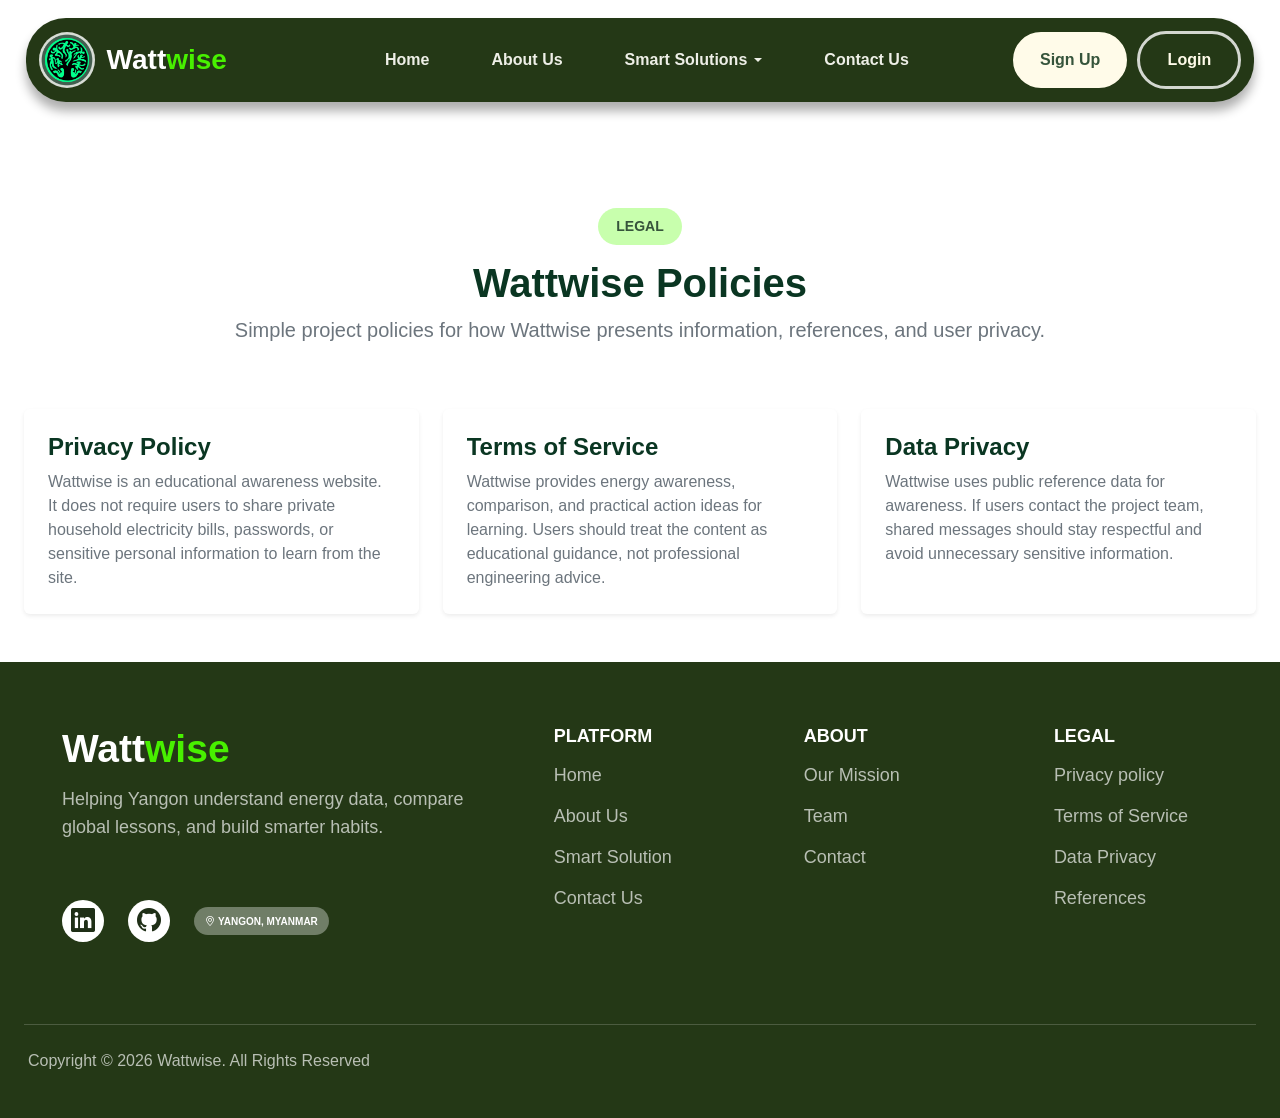
<file: legal.html>
<!doctype html>
<html lang="en">
  <head>
    <meta charset="utf-8">
    <meta name="viewport" content="width=device-width, initial-scale=1">
    <title>Legal - Wattwise</title>
    <link rel="shortcut icon" href="images/favicon.ico" type="image/x-icon">
    <link href="https://cdn.jsdelivr.net/npm/bootstrap@5.3.3/dist/css/bootstrap.min.css" rel="stylesheet">
    <link href="https://cdn.jsdelivr.net/npm/bootstrap-icons@1.11.3/font/bootstrap-icons.min.css" rel="stylesheet">
    <link href="https://unpkg.com/aos@2.3.1/dist/aos.css" rel="stylesheet">
    <link rel="stylesheet" href="home.css?v=20260530c">
  </head>
  <body>
    <header class="site-header">
      <nav class="navbar navbar-expand-lg main-nav" aria-label="Main navigation">
        <a class="navbar-brand brand" href="index.html">
          <img src="images/wattwise logo.png" alt="Wattwise logo">
          <span>Watt<span>wise</span></span>
        </a>

        <button class="navbar-toggler nav-toggle-label" type="button" data-bs-toggle="collapse" data-bs-target="#legalNavbar" aria-controls="legalNavbar" aria-expanded="false" aria-label="Toggle navigation">
          <i class="bi bi-list" aria-hidden="true"></i>
        </button>

        <div class="collapse navbar-collapse nav-content" id="legalNavbar">
          <ul class="navbar-nav nav-links">
            <li class="nav-item"><a class="nav-link" href="index.html">Home</a></li>
            <li class="nav-item"><a class="nav-link" href="about_us.html">About Us</a></li>
            <li class="nav-item dropdown nav-dropdown">
              <button class="nav-link dropdown-toggle nav-trigger" type="button" data-bs-toggle="dropdown" aria-expanded="false">
                Smart Solutions
              </button>
              <ul class="dropdown-menu smart-menu">
                <li>
                  <a class="dropdown-item" href="crossroads.html">
                    <span><i class="bi bi-signpost-split-fill" aria-hidden="true"></i></span>
                    Crossroads
                  </a>
                </li>
                <li>
                  <a class="dropdown-item" href="act-smart.html">
                    <span><i class="bi bi-gear-wide-connected" aria-hidden="true"></i></span>
                    Act Smart
                  </a>
                </li>
                <li>
                  <a class="dropdown-item" href="energy-impact.html">
                    <span><i class="bi bi-lightning-charge" aria-hidden="true"></i></span>
                    Energy Impact
                  </a>
                </li>
              </ul>
            </li>
            <li class="nav-item"><a class="nav-link" href="contact_us.html">Contact Us</a></li>
          </ul>

          <div class="nav-actions">
            <label class="btn sign-up" for="authSignupView" data-bs-toggle="modal" data-bs-target="#authModal" role="button" tabindex="0">Sign Up</label>
            <label class="btn login" for="authLoginView" data-bs-toggle="modal" data-bs-target="#authModal" role="button" tabindex="0">Login</label>
          </div>
        </div>
      </nav>
    </header>

    <main>
      <section class="py-5 mt-5" data-aos="fade-up">
        <div class="page-container">
          <div class="row justify-content-center mb-5">
            <div class="col-lg-8 text-center">
              <span class="section-label">Legal</span>
              <h1 class="fw-bold text-success-emphasis">Wattwise Policies</h1>
              <p class="text-secondary fs-5">
                Simple project policies for how Wattwise presents information, references, and user privacy.
              </p>
            </div>
          </div>

          <div class="row g-4">
            <div class="col-lg-4">
              <article class="card h-100 border-0 shadow-sm" id="privacy-policy">
                <div class="card-body p-4">
                  <h2 class="h4 fw-bold text-success-emphasis">Privacy Policy</h2>
                  <p class="text-secondary mb-0">
                    Wattwise is an educational awareness website. It does not require users to share private
                    household electricity bills, passwords, or sensitive personal information to learn from the site.
                  </p>
                </div>
              </article>
            </div>

            <div class="col-lg-4">
              <article class="card h-100 border-0 shadow-sm" id="terms-of-service">
                <div class="card-body p-4">
                  <h2 class="h4 fw-bold text-success-emphasis">Terms of Service</h2>
                  <p class="text-secondary mb-0">
                    Wattwise provides energy awareness, comparison, and practical action ideas for learning.
                    Users should treat the content as educational guidance, not professional engineering advice.
                  </p>
                </div>
              </article>
            </div>

            <div class="col-lg-4">
              <article class="card h-100 border-0 shadow-sm" id="data-privacy">
                <div class="card-body p-4">
                  <h2 class="h4 fw-bold text-success-emphasis">Data Privacy</h2>
                  <p class="text-secondary mb-0">
                    Wattwise uses public reference data for awareness. If users contact the project team,
                    shared messages should stay respectful and avoid unnecessary sensitive information.
                  </p>
                </div>
              </article>
            </div>
          </div>
        </div>
      </section>
    </main>

    <footer class="site-footer" data-aos="fade-up">
      <div class="page-container">
        <div class="row g-4 footer-main">
          <div class="col-md-12 col-lg-5 footer-brand">
            <a class="footer-logo" href="index.html">Watt<span>wise</span></a>
            <p>Helping Yangon understand energy data, compare global lessons, and build smarter habits.</p>
            <div class="footer-socials">
              <a href="#" aria-label="LinkedIn"><i class="bi bi-linkedin" aria-hidden="true"></i></a>
              <a href="#" aria-label="GitHub"><i class="bi bi-github" aria-hidden="true"></i></a>
              <span><i class="bi bi-geo-alt" aria-hidden="true"></i> Yangon, Myanmar</span>
            </div>
          </div>

          <nav class="col-md-12 col-lg-7 footer-links" aria-label="Footer navigation">
            <div>
              <h3>Platform</h3>
              <a href="index.html">Home</a>
              <a href="about_us.html">About Us</a>
              <a href="crossroads.html">Smart Solution</a>
              <a href="contact_us.html">Contact Us</a>
            </div>
            <div>
              <h3>About</h3>
              <a href="about_us.html#our-mission">Our Mission</a>
              <a href="about_us.html#team">Team</a>
              <a href="contact_us.html">Contact</a>
            </div>
            <div>
              <h3>Legal</h3>
              <a href="legal.html#privacy-policy">Privacy policy</a>
              <a href="legal.html#terms-of-service">Terms of Service</a>
              <a href="legal.html#data-privacy">Data Privacy</a>
              <a href="https://docs.google.com/document/d/1IRjo8ikSaaN3whGjAY_0RO4TEdBPAEf4IMQcrswLgdg/edit?usp=sharing" target="_blank" rel="noopener">References</a>
            </div>
          </nav>
        </div>

        <div class="footer-bottom">
          <p>Copyright &copy; 2026 Wattwise. All Rights Reserved</p>
        </div>
      </div>
    </footer>

    <input class="auth-radio" type="radio" name="authView" id="authSignupView" checked>
    <input class="auth-radio" type="radio" name="authView" id="authLoginView">

    <div class="modal fade auth-modal" id="authModal" tabindex="-1" aria-labelledby="authModalTitle" aria-hidden="true">
      <div class="modal-dialog modal-dialog-centered auth-dialog">
        <div class="modal-content">
          <button type="button" class="btn-close auth-close" data-bs-dismiss="modal" aria-label="Close"></button>

          <div class="auth-flip-wrap">
            <div class="auth-flip-card">
              <div class="auth-face">
                <div class="auth-panel">
                  <div class="auth-heading text-center">
                    <img class="auth-logo" src="images/wattwise logo.png" alt="Wattwise logo">
                    <span class="badge rounded-pill auth-badge mb-3">Join Wattwise</span>
                    <h2 id="authModalTitle">Create your account</h2>
                    <p>Save your progress, compare daily habits, and get practical energy tips.</p>
                  </div>

                  <form class="auth-form">
                    <div class="row g-3">
                      <div class="col-12">
                        <div class="form-floating">
                          <input class="form-control form-control-lg" id="signupName" type="text" placeholder="Your name">
                          <label for="signupName">Full name</label>
                        </div>
                      </div>

                      <div class="col-12">
                        <div class="form-floating">
                          <input class="form-control form-control-lg" id="signupEmail" type="email" placeholder="name@example.com">
                          <label for="signupEmail">Email address</label>
                        </div>
                      </div>

                      <div class="col-12">
                        <div class="form-floating">
                          <input class="form-control form-control-lg" id="signupPassword" type="password" placeholder="Create password">
                          <label for="signupPassword">Password</label>
                        </div>
                      </div>
                      <div class="col-12">
                        <div class="form-floating">
                          <input class="form-control form-control-lg" id="signupConfirmPassword" type="password" placeholder="Confirm password">
                          <label for="signupConfirmPassword">Confirm Password</label>
                        </div>
                      </div>
                    </div>

                    <div class="form-check mt-3">
                      <input class="form-check-input" type="checkbox" id="signupUpdates">
                      <label class="form-check-label" for="signupUpdates">Send me energy saving updates and local project news.</label>
                    </div>

                    <label class="btn primary-btn w-100 mt-4" for="authLoginView" role="button" tabindex="0">Create Account</label>
                  </form>

                  <p class="auth-switch text-center mt-3 mb-0">
                    Already have an account?
                    <label class="btn auth-link p-0" for="authLoginView" role="button">Log in</label>
                  </p>
                </div>
              </div>

              <div class="auth-face auth-back">
                <div class="auth-panel auth-login-panel">
                  <div class="auth-heading text-center">
                    <img class="auth-logo" src="images/wattwise logo.png" alt="Wattwise logo">
                    <span class="badge rounded-pill auth-badge mb-3">Welcome back</span>
                    <h2>Log in to Wattwise</h2>
                    <p>Continue checking saved energy tips and awareness notes.</p>
                  </div>

                  <form class="auth-form">
                    <div class="form-floating mb-3">
                      <input class="form-control form-control-lg" id="loginEmail" type="email" placeholder="name@example.com">
                      <label for="loginEmail">Email address</label>
                    </div>

                    <div class="form-floating mb-3">
                      <input class="form-control form-control-lg" id="loginPassword" type="password" placeholder="Your password">
                      <label for="loginPassword">Password</label>
                    </div>

                    <div class="d-flex justify-content-between align-items-center gap-3 flex-wrap">
                      <div class="form-check">
                        <input class="form-check-input" type="checkbox" id="rememberLogin">
                        <label class="form-check-label" for="rememberLogin">Remember me</label>
                      </div>
                      <a class="auth-forgot" href="#" data-bs-toggle="modal" data-bs-target="#resetPasswordModal">Forgot password?</a>
                    </div>

                    <a class="btn primary-btn w-100 mt-4" href="index.html">Login</a>
                  </form>

                  <p class="auth-switch text-center mt-3 mb-0">
                    New to Wattwise?
                    <label class="btn auth-link p-0" for="authSignupView" role="button">Create an account</label>
                  </p>
                </div>
              </div>
            </div>
          </div>
        </div>
      </div>
    </div>

    <div class="modal fade reset-modal" id="resetPasswordModal" tabindex="-1" aria-labelledby="resetPasswordTitle" aria-hidden="true">
      <div class="modal-dialog modal-dialog-centered">
        <div class="modal-content border-0 rounded-4 shadow p-4 p-md-5 position-relative">
          <button type="button" class="btn-close position-absolute top-0 end-0 m-3" data-bs-dismiss="modal" aria-label="Close"></button>
          <div class="auth-heading text-center">
            <img class="auth-logo" src="images/wattwise logo.png" alt="Wattwise logo">
            <span class="badge rounded-pill auth-badge mb-3">Password Help</span>
            <h2 id="resetPasswordTitle">Reset Password</h2>
            <p>Create a new password for your Wattwise account.</p>
          </div>
          <form class="auth-form">
            <div class="form-floating">
              <input class="form-control form-control-lg" id="resetNewPassword" type="password" placeholder="New password">
              <label for="resetNewPassword">New Password</label>
            </div>
            <div class="form-floating mt-3">
              <input class="form-control form-control-lg" id="resetConfirmPassword" type="password" placeholder="Confirm password">
              <label for="resetConfirmPassword">Confirm Password</label>
            </div>
            <button class="btn primary-btn w-100 mt-4" type="button" data-bs-dismiss="modal">Reset Password</button>
          </form>
          <p class="auth-switch text-center mt-3 mb-0">
            Remember your password?
            <button class="btn auth-link p-0" type="button" data-bs-target="#authModal" data-bs-toggle="modal">Back to login</button>
          </p>
        </div>
      </div>
    </div>

    <script src="https://cdn.jsdelivr.net/npm/bootstrap@5.3.3/dist/js/bootstrap.bundle.min.js"></script>
    <script src="https://unpkg.com/aos@2.3.1/dist/aos.js"></script>
    <script>
      AOS.init();
    </script>
  </body>
</html>
</file>
<file: home.css>
* {
  box-sizing: border-box;
}

body {
  margin: 0;
  color: #67705f;
  font-family: Arial, Helvetica, sans-serif;
}

a {
  color: inherit;
  text-decoration: none;
}

.page-container {
  width: 100%;
  max-width: 1440px;
  padding: 0 24px;
  margin: 0 auto;
}

.main-nav, .nav-links, .nav-links a, .nav-trigger, .smart-menu a, .nav-actions, .footer-socials, .footer-socials span {
  display: flex;
  align-items: center;
}

.smart-menu span, .footer-socials a, .nav-toggle-label {
  display: grid;
  place-items: center;
}

.site-header {
  position: sticky;
  top: 0;
  z-index: 100;
  padding: 18px 0 10px;
  background: rgba(255, 255, 255, 0.96);
}

.main-nav {
  width: 96%;
  max-width: 1290px;
  min-height: 72px;
  margin: 0 auto;
  padding: 9px 13px;
  gap: 38px;
  background: #243816;
  border-radius: 40px;
  box-shadow: 0 9px 11px rgba(0, 0, 0, 0.32);
}

.brand, .footer-logo {
  display: inline-flex;
  align-items: center;
  color: #fff;
  font-weight: 800;
}

.brand {
  flex: 0 0 auto;
  gap: 12px;
  font-size: 28px;
}

.brand img {
  width: 56px;
  height: 56px;
  border-radius: 50%;
  object-fit: cover;
}

.brand span span, .footer-logo span {
  color: #48f000;
}

.nav-content {
  flex: 1 1 auto;
}

.nav-links {
  flex: 1 1 auto;
  justify-content: center;
  gap: 46px;
  padding: 0;
  margin: 0;
  list-style: none;
}

.nav-links > li {
  position: relative;
}

.nav-links a, .nav-trigger {
  position: relative;
  gap: 3px;
  min-height: 44px;
  padding: 0;
  color: #eeefe7;
  background: transparent;
  border: 0;
  font-size: 16px;
  font-weight: 700;
  white-space: nowrap;
  cursor: pointer;
}

.nav-links a.active, .nav-trigger.show {
  color: #48f000;
}

.main-nav .nav-link:hover,
.main-nav .nav-link:focus,
.main-nav .nav-trigger:hover,
.main-nav .nav-trigger:focus {
  color: #48f000;
}

.nav-links a.active::after {
  content: "";
  position: absolute;
  left: 0;
  right: 0;
  bottom: 0;
  height: 3px;
  border-radius: 999px;
  background: #48f000;
}

.nav-links i {
  font-size: 12px;
}

.smart-menu {
  z-index: 120;
  width: 245px;
  padding: 9px;
  gap: 8px;
  background: rgba(244, 244, 244, 0.92);
  border: 4px solid #5b5f5d;
  border-radius: 12px;
  box-shadow: 13px 15px 24px rgba(0, 0, 0, 0.27);
}

.smart-menu.show {
  display: grid;
}

.smart-menu a {
  min-height: 47px;
  padding: 6px 13px 6px 7px;
  gap: 15px;
  color: #124615;
  background: #f7f7f7;
  border: 2px solid #e2e2e2;
  border-radius: 8px;
  box-shadow: inset 0 0 0 1px rgba(255, 255, 255, 0.7);
  font-size: 18px;
  font-weight: 800;
}

.smart-menu a:hover, .smart-menu a:focus {
  color: #48f000;
  background: #fff;
}

.smart-menu a:active {
  color: #48f000;
  background: #fff;
}

.smart-menu span {
  width: 34px;
  height: 34px;
  flex: 0 0 auto;
  color: #fff;
  background: #124615;
  border-radius: 7px;
}

.smart-menu i {
  font-size: 21px;
}

.nav-actions {
  flex: 0 0 auto;
  gap: 10px;
}

.btn {
  border-radius: 999px;
  font-weight: 700;
}

.sign-up, .login, .primary-btn, .outline-btn, .outline-green-btn {
  font-size: 18px;
}

.sign-up, .login {
  min-width: 104px;
  padding: 14px 25px;
  font-size: 16px;
}

.sign-up {
  color: #36543b;
  background: #fffbe9;
  border: 2px solid #fffbe9;
}

.login {
  color: #fffbe9;
  background: transparent;
  border: 3px solid rgba(255, 255, 255, 0.8);
}

.sign-up:hover, .sign-up:focus {
  color: #243816;
  background: #c8ffad;
  border-color: #c8ffad;
}

.login:hover, .login:focus,
.footer-links a:hover,
.footer-bottom a:hover {
  color: #48f000;
}

.login:hover, .login:focus {
  border-color: #48f000;
}

.auth-radio {
  position: fixed;
  top: 0;
  left: 0;
  width: 1px;
  height: 1px;
  opacity: 0;
  pointer-events: none;
}

.auth-modal .modal-dialog {
  max-width: 640px;
}

.auth-modal .modal-content {
  background: transparent;
  border: 0;
}

.auth-close {
  position: absolute;
  top: 18px;
  right: 18px;
  z-index: 10;
  width: 38px;
  height: 38px;
  background-color: #fff;
  border-radius: 50%;
  opacity: 1;
  box-shadow: 0 8px 22px rgba(0, 0, 0, 0.16);
}

.auth-flip-wrap {
  perspective: 1200px;
}

.auth-flip-card {
  position: relative;
  height: 650px;
  transform-style: preserve-3d;
  -webkit-transform-style: preserve-3d;
  transition: transform 0.65s ease;
}

#authLoginView:checked ~ .auth-modal .auth-flip-card {
  transform: rotateY(180deg);
  -webkit-transform: rotateY(180deg);
}

.auth-face {
  position: absolute;
  inset: 0;
  overflow-y: auto;
  background: #fffefa;
  border-radius: 26px;
  box-shadow: 0 24px 55px rgba(0, 0, 0, 0.26);
  backface-visibility: hidden;
  -webkit-backface-visibility: hidden;
  transform: rotateY(0deg);
  -webkit-transform: rotateY(0deg);
}

.auth-back {
  transform: rotateY(180deg);
  -webkit-transform: rotateY(180deg);
}

.auth-panel {
  padding: 42px 46px;
  transform: translateZ(1px);
  -webkit-transform: translateZ(1px);
}

.auth-login-panel {
  padding-top: 60px;
}

.auth-heading {
  margin-bottom: 24px;
}

.auth-logo {
  width: 66px;
  height: 66px;
  display: block;
  margin: 0 auto 16px;
  border-radius: 50%;
  object-fit: cover;
}

.auth-badge {
  color: #243816;
  background: #c8ffad;
  font-size: 13px;
}

.auth-panel h2 {
  margin: 0 0 10px;
  color: #243816;
  font-size: 36px;
  font-weight: 800;
}

.auth-panel p {
  max-width: 430px;
  margin: 0 auto;
  color: #5e685a;
  font-size: 16px;
  line-height: 1.55;
}

.auth-form .form-control,
.auth-form .form-select {
  min-height: 62px;
  color: #243816;
  background-color: #f7faf5;
  border-color: #ccd4ca;
  border-radius: 16px;
  box-shadow: inset 0 1px 0 rgba(255, 255, 255, 0.75);
}

.auth-form .form-floating > label {
  color: #687463;
  font-weight: 600;
}

.auth-form .form-control:focus,
.auth-form .form-select:focus {
  background-color: #fff;
  border-color: #48f000;
  box-shadow: 0 0 0 0.2rem rgba(72, 240, 0, 0.15);
}

.auth-form .form-check-input {
  border-color: #9fac9a;
}

.auth-form .form-check-input:checked {
  background-color: #36543b;
  border-color: #36543b;
}

.auth-form .form-check-label {
  color: #5e685a;
}

.auth-form .primary-btn {
  min-height: 56px;
  color: #f5f7ef;
  background: #36543b;
  border: 2px solid #36543b;
  border-radius: 999px;
  font-size: 18px;
  font-weight: 800;
}

.auth-form .primary-btn:hover,
.auth-form .primary-btn:focus {
  color: #243816;
  background: #c8ffad;
  border-color: #c8ffad;
}

.auth-link,
.auth-forgot {
  color: #124615;
  font-weight: 800;
  cursor: pointer;
}

.auth-link:hover,
.auth-link:focus,
.auth-forgot:hover,
.auth-forgot:focus {
  color: #48f000;
}

.auth-switch {
  color: #5e685a;
}

@media (max-width: 767.98px) {
  .auth-modal .modal-dialog {
    max-width: calc(100% - 24px);
    margin-inline: auto;
  }

  .auth-flip-card {
    height: 710px;
  }

  .auth-panel {
    padding: 34px 24px;
  }

  .auth-login-panel {
    padding-top: 52px;
  }

  .auth-panel h2 {
    font-size: 30px;
  }
}

@media (max-width: 430px) {
  .auth-flip-card {
    height: 750px;
  }

  .auth-form .form-control,
  .auth-form .form-select {
    min-height: 58px;
  }
}

.hero-section {
  position: relative;
  min-height: 720px;
  margin-top: 34px;
  overflow: hidden;
}

.hero-background, .hero-wash {
  position: absolute;
  inset: 0;
  pointer-events: none;
}

.hero-background {
  background-image: url("images/home wind turbine.jpg");
  background-size: cover;
  background-position: center 61%;
  opacity: 0.45;
  filter: grayscale(0.08) saturate(1);
}

.hero-wash {
  background: linear-gradient(90deg, rgba(255, 255, 255, 0.82), rgba(255, 255, 255, 0.68) 39%, rgba(255, 255, 255, 0.26) 68%, rgba(255, 255, 255, 0.42)), linear-gradient(180deg, rgba(255, 255, 255, 0.45), rgba(255, 255, 255, 0.08) 78%, rgba(255, 255, 255, 0.78));
}

.hero-container {
  position: relative;
  z-index: 3;
  padding-top: 118px;
}

.hero-copy {
  width: 53%;
  max-width: 650px;
}

.eyebrow {
  display: inline-flex;
  align-items: center;
  height: 34px;
  padding: 0 18px;
  margin-bottom: 22px;
  color: #36543b;
  background: #c8ffad;
  border-radius: 999px;
  font-size: 14px;
  font-weight: 700;
  text-transform: uppercase;
}

.hero-copy h1 {
  margin: 0 0 16px;
  color: #27371e;
  font-size: 64px;
  line-height: 1.33;
  font-weight: 800;
}

.hero-copy p {
  max-width: 485px;
  margin: 0;
  color: #61695d;
  font-size: 18px;
  line-height: 1.45;
}

.hero-buttons, .stat-row, .footer-bottom, .footer-bottom div {
  display: flex;
}

.hero-buttons {
  gap: 25px;
  margin-top: 26px;
}

.primary-btn, .outline-btn, .outline-green-btn {
  min-width: 156px;
  padding: 14px 28px;
}

.primary-btn {
  color: #f5f7ef;
  background: #36543b;
  border: 2px solid #36543b;
}

.outline-btn {
  color: #51584c;
  background: rgba(255, 255, 255, 0.68);
  border: 3px solid #121212;
}

.outline-green-btn {
  color: #36543b;
  background: rgba(255, 255, 255, 0.78);
  border: 3px solid #36543b;
}

.hero-elements, .hero-hand {
  position: absolute;
  z-index: 2;
  user-select: none;
  pointer-events: none;
  mix-blend-mode: multiply;
  filter: contrast(1.04) saturate(1.05);
}

.hero-elements {
  top: 84px;
  right: 92px;
  width: 560px;
}

.hero-hand {
  right: 0;
  bottom: 82px;
  width: 790px;
}

.purpose-section {
  padding: 128px 0 120px;
  background: #eef1ed;
}

.purpose-header {
  max-width: 1080px;
  margin: 0 auto 78px;
}

.purpose-header h2 {
  margin: 0 0 28px;
  color: #124615;
  font-size: 76px;
  line-height: 1.05;
  font-weight: 800;
}

.purpose-header p {
  margin: 0 auto;
  color: #9a9b96;
  font-size: 23px;
  line-height: 1.12;
}

.purpose-card {
  min-height: 340px;
  padding: 24px 18px;
  background: #f3fff7;
  border: 9px solid #bdebc7;
  border-radius: 28px;
  box-shadow: 20px 25px 26px rgba(0, 0, 0, 0.23);
}

.purpose-card .card-body {
  display: grid;
  grid-template-rows: 82px 96px auto;
  height: 100%;
}

.purpose-icon {
  margin-bottom: 0;
  color: #124615;
  font-size: 45px;
  line-height: 1;
}

.purpose-card h3 {
  margin: 0;
  color: #27312c;
  font-size: 30px;
  font-weight: 800;
}

.purpose-list {
  display: grid;
  gap: 20px;
  margin: 0;
  color: #969892;
  font-size: 21px;
  line-height: 1.05;
}

.purpose-list li {
  display: flex;
  align-items: flex-start;
  gap: 15px;
}

.purpose-list i {
  width: 18px;
  flex: 0 0 18px;
  color: #124615;
  font-size: 15px;
  line-height: 1.2;
  margin-top: 2px;
}

.purpose-list span {
  display: block;
  flex: 1 1 auto;
}

.purpose-how {
  margin-top: 118px;
}

.purpose-how h3 {
  margin: 0 0 68px;
  color: #070707;
  font-size: 36px;
  font-weight: 500;
}

.work-step {
  position: relative;
  max-width: 320px;
  margin: 0 auto;
}

.work-step::after {
  content: "";
  position: absolute;
  top: 66px;
  left: 78%;
  width: 85%;
  border-top: 4px dashed #243816;
}

.purpose-steps .col-md-4:last-child .work-step::after {
  display: none;
}

.work-step span {
  width: 124px;
  height: 124px;
  display: inline-flex;
  align-items: center;
  justify-content: center;
  margin-bottom: 24px;
  color: #000;
  background: #f3fff7;
  border: 14px solid #bdebc7;
  border-radius: 50%;
  box-shadow: 16px 18px 20px rgba(0, 0, 0, 0.22);
  font-size: 42px;
  font-weight: 800;
}

.work-step h4 {
  margin: 0 0 22px;
  color: #050505;
  font-size: 25px;
  font-weight: 800;
}

.work-step p {
  margin: 0 auto;
  color: #050505;
  font-size: 20px;
  line-height: 1.05;
}

.footer-links {
  display: grid;
}

.research-card, .stat-box {
  box-shadow: 0 12px 17px rgba(0, 0, 0, 0.25);
}

.context-copy h2 {
  margin: 0;
  color: #333c2c;
  font-weight: 800;
}

.context-section {
  padding: 132px 0 116px;
  background: #f0f0f0;
}

.context-intro { margin-bottom: 32px; }

.context-copy {
  max-width: 620px;
}

.context-copy h2 {
  margin-bottom: 24px;
  font-size: 40px;
}

.context-copy p {
  max-width: 590px;
  margin: 0;
  color: #56614f;
  font-size: 18px;
  line-height: 1.6;
}

.stat-row {
  width: 100%;
  max-width: 680px;
  display: grid;
  grid-template-columns: repeat(2, minmax(0, 1fr));
  align-items: stretch;
  gap: 12px;
  margin-bottom: 4px;
}

.stat-box {
  width: 100%;
  min-height: 270px;
  padding: 24px 22px;
  display: flex;
  flex-direction: column;
  align-items: flex-start;
  justify-content: flex-start;
  border-radius: 16px;
}

.stat-box strong {
  margin-bottom: 10px;
  color: inherit;
  font-size: 32px;
  line-height: 1;
  font-weight: 800;
  white-space: nowrap;
}

.stat-box span {
  font-size: 16px;
  font-weight: 800;
  line-height: 1.25;
  text-align: left;
}

.stat-box p {
  max-width: none;
  margin: 12px 0 0;
  font-size: 14px;
  line-height: 1.5;
  text-align: left;
  opacity: 0.82;
}

.stat-dark {
  color: #fff;
  background: #36543b;
}

.stat-light {
  color: #243816;
  background: #fffffa;
}

.stat-light span {
  color: #36543b;
}

.pagoda-image {
  width: 100%;
  height: 650px;
  object-fit: cover;
  border-radius: 18px;
}

.research-card {
  position: relative;
  min-height: 650px;
  padding: 92px 36px 44px;
  display: flex;
  flex-direction: column;
  overflow: hidden;
  background: #fffffb;
  border-radius: 18px;
}

.research-icon {
  margin-bottom: 26px;
  color: #243816;
  font-size: 68px;
  line-height: 1;
}

.research-card h3 {
  margin: 0 0 18px;
  color: #5f695b;
  font-size: 25px;
  font-weight: 500;
}

.research-card p {
  max-width: 430px;
  margin: 0;
  color: #647060;
  font-size: 18px;
  line-height: 1.55;
}

.research-card a {
  z-index: 2;
  display: inline-flex;
  align-items: center;
  width: fit-content;
  margin-top: auto;
  padding-top: 28px;
  color: #607259;
  font-size: 18px;
  font-weight: 500;
}

.research-card a i {
  margin-left: 2px;
  color: #243816;
  font-size: 34px;
  vertical-align: -5px;
}

.research-watermark {
  position: absolute;
  right: 12px;
  bottom: 8px;
  color: #8c9389;
  font-size: 115px;
  opacity: 0.28;
}

.reviews-section {
  padding: 122px 0 132px;
  background: #eef1ed;
}

.review-content {
  max-width: 820px;
  color: #26371f;
}

.review-avatar {
  width: 150px;
  height: 150px;
}

.review-label {
  margin: 0 0 10px;
  color: #3b4c37;
  font-size: 34px;
}

.review-content h2 {
  margin: 0 0 28px;
  color: #344a38;
  font-size: 56px;
  font-weight: 800;
}

.review-content p:last-child {
  margin: 0 auto;
  color: #283821;
  font-size: 22px;
  line-height: 1.55;
}

.review-control {
  top: 50%;
  bottom: auto;
  width: 96px;
  height: 96px;
  opacity: 1;
  background: #124615;
  border-radius: 50%;
  transform: translateY(-50%);
}

.review-control:hover, .review-control:focus {
  background: #1b5a1f;
}

.carousel-control-prev.review-control {
  left: 8%;
}

.carousel-control-next.review-control {
  right: 8%;
}

.review-control i {
  color: #fff;
  font-size: 42px;
}

.faq-section {
  padding: 94px 0 104px;
  background: #fff;
}

.section-label {
  display: inline-block;
  margin-bottom: 14px;
  padding: 8px 18px;
  color: #36543b;
  background: #c8ffad;
  border-radius: 999px;
  font-size: 14px;
  font-weight: 800;
  text-transform: uppercase;
}

.faq-section h2 {
  margin: 0 0 18px;
  color: #243816;
  font-size: 46px;
  line-height: 1.1;
  font-weight: 800;
}

.faq-section p {
  max-width: 380px;
  margin: 0;
  color: #66705f;
  font-size: 18px;
  line-height: 1.45;
}

.faq-accordion .accordion-item {
  margin-bottom: 14px;
  overflow: hidden;
  border: 1px solid #d9e3d6;
  border-radius: 14px;
}

.faq-accordion .accordion-button {
  color: #243816;
  background: #f7faf5;
  font-size: 18px;
  font-weight: 800;
}

.faq-accordion .accordion-button:not(.collapsed) {
  color: #124615;
  background: #eaf7e6;
  box-shadow: none;
}

.faq-accordion .accordion-button:focus {
  border-color: #48f000;
  box-shadow: 0 0 0 0.18rem rgba(72, 240, 0, 0.18);
}

.faq-accordion .accordion-body {
  color: #65705f;
  font-size: 17px;
  line-height: 1.55;
}

.site-footer {
  margin-top: 0;
  padding: 58px 0 45px;
  color: rgba(255, 255, 255, 0.68);
  background: #243816;
}

.footer-main {
  padding: 0 38px 82px;
}

.footer-logo {
  margin-bottom: 8px;
  font-size: 39px;
}

.footer-brand p {
  max-width: 420px;
  margin: 0 0 58px;
  font-size: 18px;
  line-height: 1.55;
}

.footer-socials {
  gap: 24px;
}

.footer-socials a {
  width: 42px;
  height: 42px;
  color: #1f2f17;
  background: #fff;
  border-radius: 50%;
  font-size: 24px;
}

.footer-socials span {
  gap: 3px;
  min-height: 28px;
  padding: 5px 11px;
  color: #fff;
  background: rgba(255, 255, 255, 0.35);
  border-radius: 999px;
  font-size: 10px;
  font-weight: 800;
  text-transform: uppercase;
}

.footer-links {
  grid-template-columns: repeat(3, 1fr);
  gap: 86px;
}

.footer-links h3 {
  margin: 6px 0 15px;
  color: #fff;
  font-size: 18px;
  font-weight: 800;
  text-transform: uppercase;
}

.footer-links a {
  display: block;
  margin-bottom: 14px;
  font-size: 18px;
}

.footer-bottom {
  justify-content: space-between;
  gap: 20px;
  padding: 24px 4px 0;
  border-top: 1px solid rgba(255, 255, 255, 0.18);
}

.footer-bottom p {
  margin: 0;
  font-size: 16px;
}

.footer-bottom div {
  gap: 31px;
}

.footer-bottom a {
  font-size: 16px;
}

@media (max-width: 1100px) {
  .page-container {
    max-width: 1060px;
    padding: 0 18px;
  }

  .main-nav {
    width: 97%;
    max-width: 980px;
    gap: 22px;
  }

  .brand {
    font-size: 22px;
  }

  .brand img {
    width: 46px;
    height: 46px;
  }

  .nav-links {
    gap: 24px;
  }

  .nav-links a, .nav-trigger {
    font-size: 14px;
  }

  .sign-up, .login {
    min-width: 88px;
    padding: 11px 18px;
    font-size: 14px;
  }

  .hero-section {
    min-height: 640px;
  }

  .hero-container {
    padding-top: 82px;
  }

  .hero-copy {
    width: 55%;
    max-width: 530px;
  }

  .hero-copy h1 {
    font-size: 50px;
  }

  .hero-copy p {
    max-width: 430px;
    font-size: 16px;
  }

  .hero-elements {
    top: 124px;
    right: 28px;
    width: 430px;
  }

  .hero-hand {
    bottom: 76px;
    width: 610px;
  }

  .purpose-section {
    padding: 100px 0 98px;
  }

  .purpose-header h2 {
    font-size: 56px;
  }

  .purpose-header p {
    font-size: 19px;
  }

  .purpose-card {
    min-height: 315px;
  }

  .purpose-card h3 {
    font-size: 25px;
  }

  .purpose-list {
    font-size: 18px;
  }

  .work-step::after {
    left: 82%;
    width: 42%;
  }

  .research-card p {
    font-size: 15px;
  }

  .context-section {
    padding: 82px 0 70px;
  }

  .context-copy h2 {
    font-size: 34px;
  }

  .context-copy p {
    font-size: 16px;
  }

  .stat-box {
    width: 100%;
    min-height: 245px;
    padding: 20px 18px;
  }

  .stat-box strong {
    font-size: 29px;
  }

  .pagoda-image, .research-card {
    min-height: 500px;
    height: 500px;
  }

  .review-control {
    width: 76px;
    height: 76px;
  }

  .carousel-control-prev.review-control {
    left: 3%;
  }

  .carousel-control-next.review-control {
    right: 3%;
  }

  .footer-main { padding-inline: 12px; }
}

@media (max-width: 991.98px) {
  .site-header {
    padding-top: 10px;
  }

  .hero-elements,
  .hero-hand {
    display: none;
  }

  .main-nav {
    width: 96%;
    max-width: 760px;
    flex-wrap: wrap;
    gap: 12px;
    padding: 10px 12px;
    border-radius: 24px;
  }

  .brand {
    margin-right: auto;
  }

  .nav-toggle-label {
    display: grid;
    width: 44px;
    height: 44px;
    color: #fffbe9;
    border: 2px solid rgba(255, 255, 255, 0.75);
    border-radius: 50%;
    font-size: 25px;
    cursor: pointer;
  }

  .nav-content {
    width: 100%;
  }

  .nav-links {
    flex-direction: column;
    align-items: center;
    gap: 8px;
    padding-top: 8px;
  }

  .nav-links > li {
    width: 100%;
    display: flex;
    justify-content: center;
  }

  .nav-links a, .nav-trigger {
    width: auto;
    min-height: 38px;
    justify-content: center;
    font-size: 14px;
  }

  .nav-actions {
    justify-content: center;
    margin-left: 0;
    margin-top: 8px;
    padding-bottom: 4px;
  }

  .purpose-header {
    margin-bottom: 52px;
  }

  .purpose-cards {
    justify-content: center;
  }

  .purpose-card {
    max-width: 560px;
    margin: 0 auto;
  }

  .purpose-how {
    margin-top: 82px;
  }

  .purpose-how h3 {
    margin-bottom: 46px;
  }

  .work-step::after {
    display: none;
  }

  .work-step p {
    max-width: 330px;
  }

  .smart-menu {
    position: static;
    width: 260px;
    max-width: 100%;
    margin: 8px auto 0;
    transform: none;
  }

  .smart-menu.show {
    display: grid;
    transform: none;
  }

  .context-intro {
    align-items: start;
  }

  .stat-row {
    max-width: none;
  }

  .footer-links {
    gap: 36px;
  }
}

@media (max-width: 760px) {
  .page-container {
    max-width: 620px;
    padding: 0 14px;
  }

  .hero-section {
    min-height: 300px;
  }

  .hero-container {
    padding-top: 34px;
  }

  .hero-copy {
    width: 100%;
    max-width: 450px;
  }

  .hero-copy h1 {
    font-size: 2.15rem;
  }

  .hero-copy p {
    max-width: 420px;
    font-size: 15px;
  }

  .auth-modal .modal-dialog {
    margin: 16px;
  }

  .auth-flip-card {
    height: 760px;
  }

  .auth-face {
    border-radius: 22px;
  }

  .auth-panel {
    padding: 34px 24px;
  }

  .auth-panel h2 {
    font-size: 31px;
  }

  .auth-panel p {
    margin-bottom: 22px;
    font-size: 15px;
  }

  .auth-form .form-control, .auth-form .form-select {
    min-height: 58px;
  }

  .hero-buttons, .footer-bottom div {
    flex-wrap: wrap;
  }

  .hero-elements {
    top: 390px;
    right: 8vw;
    width: 68%;
    max-width: 340px;
  }

  .hero-hand {
    bottom: 30px;
    width: 96%;
    max-width: 500px;
  }

  .purpose-section {
    padding: 82px 0 78px;
  }

  .purpose-header h2 {
    font-size: 40px;
  }

  .purpose-header p {
    font-size: 17px;
    line-height: 1.32;
  }

  .purpose-card {
    min-height: auto;
    padding: 18px 12px;
    border-width: 6px;
    border-radius: 20px;
    box-shadow: 10px 14px 18px rgba(0, 0, 0, 0.18);
  }

  .purpose-card .card-body {
    grid-template-rows: 58px auto auto;
  }

  .purpose-card h3 {
    margin-bottom: 18px;
    font-size: 24px;
  }

  .purpose-list {
    gap: 15px;
    font-size: 17px;
    line-height: 1.22;
  }

  .purpose-how {
    margin-top: 68px;
  }

  .purpose-how h3 {
    font-size: 30px;
  }

  .work-step span {
    width: 98px;
    height: 98px;
    border-width: 10px;
    font-size: 34px;
  }

  .work-step h4 {
    margin-bottom: 12px;
    font-size: 23px;
  }

  .work-step p {
    font-size: 17px;
    line-height: 1.18;
  }

  .pagoda-image, .research-card {
    min-height: 330px;
    height: auto;
  }

  .stat-row {
    grid-template-columns: 1fr;
  }

  .research-card {
    padding: 48px 28px 34px;
  }

  .research-card a {
    display: inline-block;
    margin-top: 22px;
    padding-top: 0;
  }

  .research-watermark {
    font-size: 86px;
  }

  .reviews-section {
    padding: 70px 0 88px;
  }

  .review-avatar {
    width: 116px;
    height: 116px;
  }

  .review-label {
    font-size: 25px;
  }

  .review-content h2 {
    margin-bottom: 18px;
    font-size: 38px;
  }

  .review-content p:last-child {
    max-width: 82%;
    font-size: 17px;
  }

  .review-control {
    width: 52px;
    height: 52px;
  }

  .review-control i {
    font-size: 26px;
  }

  .carousel-control-prev.review-control {
    left: 0;
  }

  .carousel-control-next.review-control {
    right: 0;
  }

  .faq-section {
    padding: 66px 0 76px;
  }

  .faq-section h2 {
    font-size: 34px;
  }

  .faq-section p {
    max-width: none;
    margin-bottom: 10px;
    font-size: 16px;
  }

  .faq-accordion .accordion-button {
    font-size: 16px;
  }

  .faq-accordion .accordion-body {
    font-size: 16px;
  }

  .footer-main { padding-inline: 4px; }

  .footer-links {
    gap: 22px;
  }

  .footer-bottom {
    flex-direction: column;
  }
}

@media (max-width: 450px) {
  .page-container {
    max-width: 350px;
    padding: 0 12px;
  }

  .brand {
    font-size: 20px;
  }

  .auth-close {
    top: 22px;
    right: 22px;
    width: 36px;
    height: 36px;
  }

  .auth-flip-card {
    height: 780px;
  }

  .auth-panel {
    padding: 32px 18px;
  }

  .hero-section {
    min-height: 800px;
    margin-top: 22px;
  }

  .hero-elements {
    top: 490px;
  }

  .hero-hand {
    bottom: 32px;
  }

  .purpose-header h2 {
    font-size: 34px;
  }

  .purpose-header p {
    font-size: 16px;
  }

  .purpose-icon {
    font-size: 38px;
  }

  .stat-box {
    width: 100%;
  }

  .footer-links {
    grid-template-columns: 1fr;
  }
}

.main-nav .navbar-nav .nav-link:hover,
.main-nav .navbar-nav .nav-link:focus,
.main-nav .navbar-nav .nav-link.active,
.main-nav .navbar-nav .nav-link.active:hover,
.main-nav .navbar-nav .nav-link.active:focus {
  color: #48f000;
}

.main-nav .navbar-brand:hover,
.main-nav .navbar-brand:focus,
.main-nav .navbar-brand:hover > span,
.main-nav .navbar-brand:focus > span {
  color: #fff;
}

.main-nav .navbar-brand:hover > span span,
.main-nav .navbar-brand:focus > span span {
  color: #48f000;
}

.auth-flip-card {
  height: 650px;
}

@media (max-width: 767.98px) {
  .auth-modal .modal-dialog {
    max-width: calc(100% - 24px);
    margin-inline: auto;
  }

  .auth-flip-card {
    height: 710px;
  }

  .auth-panel {
    padding: 34px 24px;
  }

  .auth-login-panel {
    padding-top: 52px;
  }

  .auth-panel h2 {
    font-size: 30px;
  }
}

@media (max-width: 430px) {
  .auth-flip-card {
    height: 750px;
  }

  .auth-form .form-control,
  .auth-form .form-select {
    min-height: 58px;
  }
}

@media (max-width: 991.98px) {
  .main-nav {
    display: flex;
    align-items: center;
    justify-content: space-between;
    flex-wrap: wrap;
  }

  .brand {
    order: 1;
    flex: 0 0 auto;
  }

  .nav-toggle-label {
    order: 2;
    display: grid;
    place-items: center;
    margin-left: auto;
  }

  .nav-content {
    order: 3;
    flex: 0 0 100%;
    width: 100%;
    padding: 18px 0 10px;
  }

  .nav-content.show {
    display: block !important;
  }

  .nav-links {
    width: 100%;
    flex-direction: column;
    align-items: center;
    justify-content: center;
    gap: 10px;
    text-align: center;
  }

  .nav-links > li,
  .nav-dropdown {
    width: 100%;
    display: flex;
    flex-direction: column;
    align-items: center;
  }

  .nav-links a,
  .nav-trigger {
    justify-content: center;
    width: auto;
  }

  .nav-actions {
    width: 100%;
    justify-content: center;
    margin-top: 14px;
  }

  .smart-menu,
  .dropdown-menu.smart-menu,
  .dropdown-menu.smart-menu[data-bs-popper] {
    position: static !important;
    inset: auto !important;
    transform: none !important;
    float: none !important;
    width: min(320px, 88vw) !important;
    margin: 8px auto 0 !important;
  }

  .smart-menu.show {
    display: grid !important;
  }
}

@media (max-width: 991.98px) {
  .navbar-toggler.nav-toggle-label {
    width: 54px;
    height: 54px;
    min-width: 54px;
    padding: 0 !important;
    display: inline-flex !important;
    align-items: center;
    justify-content: center;
    line-height: 1;
    text-align: center;
  }

  .nav-toggle-label i,
  .navbar-toggler.nav-toggle-label .bi {
    display: block;
    margin: 0;
    color: inherit;
    font-size: 31px;
    line-height: 1;
  }

  .navbar-toggler.nav-toggle-label .bi::before {
    display: block;
  }
}

@media (min-width: 992px) and (max-width: 1199.98px) {
  .main-nav {
    width: 97% !important;
    max-width: 980px !important;
    gap: 18px !important;
    padding: 8px 10px !important;
  }

  .brand {
    gap: 8px;
    font-size: 22px !important;
  }

  .brand img {
    width: 46px !important;
    height: 46px !important;
  }

  .nav-links {
    gap: 22px !important;
  }

  .nav-links a,
  .nav-trigger {
    font-size: 14px !important;
  }

  .sign-up,
  .login {
    min-width: 88px !important;
    padding: 11px 18px !important;
    font-size: 14px !important;
  }
}
</file>
<file: about.css>
* {
  box-sizing: border-box;
}

body {
  margin: 0;
  color: #5d6759;
  font-family: Arial, Helvetica, sans-serif;
  background: #fff;
}

a {
  color: inherit;
  text-decoration: none;
}

.page-container {
  width: 100%;
  max-width: 1440px;
  padding: 0 32px;
  margin: 0 auto;
}

.main-nav, .nav-links, .nav-links a, .nav-trigger, .smart-menu a, .nav-actions, .footer-socials, .footer-socials span {
  display: flex;
  align-items: center;
}

.smart-menu span, .footer-socials a, .team-socials a, .nav-toggle-label {
  display: grid;
  place-items: center;
}

.site-header {
  position: sticky;
  top: 0;
  z-index: 100;
  padding: 18px 0 10px;
  background: rgba(255, 255, 255, 0.96);
}

.main-nav {
  width: 96%;
  max-width: 1290px;
  min-height: 72px;
  margin: 0 auto;
  padding: 9px 13px;
  gap: 38px;
  background: #243816;
  border-radius: 40px;
  box-shadow: 0 9px 11px rgba(0, 0, 0, 0.32);
}

.brand, .footer-logo {
  display: inline-flex;
  align-items: center;
  color: #fff;
  font-weight: 800;
}

.brand {
  flex: 0 0 auto;
  gap: 12px;
  font-size: 28px;
}

.brand img {
  width: 56px;
  height: 56px;
  border-radius: 50%;
  object-fit: cover;
}

.brand span span, .footer-logo span {
  color: #48f000;
}

.brand:hover,
.brand:focus,
.brand:hover span,
.brand:focus span {
  color: #48f000;
}

.nav-content {
  flex: 1 1 auto;
}

.nav-links {
  flex: 1 1 auto;
  justify-content: center;
  gap: 46px;
  padding: 0;
  margin: 0;
  list-style: none;
}

.nav-links > li {
  position: relative;
}

.nav-links a, .nav-trigger {
  position: relative;
  gap: 3px;
  min-height: 44px;
  padding: 0;
  color: #eeefe7;
  background: transparent;
  border: 0;
  font-size: 16px;
  font-weight: 700;
  white-space: nowrap;
  cursor: pointer;
}

.main-nav .navbar-nav .nav-link.active,
.main-nav .navbar-nav .nav-link.show,
.nav-links a.active,
.nav-trigger.show {
  color: #48f000 !important;
}

.main-nav .nav-link:hover,
.main-nav .nav-link:focus,
.main-nav .nav-trigger:hover,
.main-nav .nav-trigger:focus {
  color: #48f000 !important;
}

.nav-links a.active::after {
  content: "";
  position: absolute;
  left: 0;
  right: 0;
  bottom: 0;
  height: 3px;
  border-radius: 999px;
  background: #48f000;
}

.nav-links i {
  font-size: 12px;
}

.smart-menu {
  z-index: 120;
  width: 245px;
  padding: 9px;
  gap: 8px;
  background: rgba(244, 244, 244, 0.92);
  border: 4px solid #5b5f5d;
  border-radius: 12px;
  box-shadow: 13px 15px 24px rgba(0, 0, 0, 0.27);
}

.smart-menu.show {
  display: grid;
}

.smart-menu a {
  min-height: 47px;
  padding: 6px 13px 6px 7px;
  gap: 15px;
  color: #124615;
  background: #f7f7f7;
  border: 2px solid #e2e2e2;
  border-radius: 8px;
  box-shadow: inset 0 0 0 1px rgba(255, 255, 255, 0.7);
  font-size: 18px;
  font-weight: 800;
}

.smart-menu a:hover,
.smart-menu a:focus,
.smart-menu a:active {
  color: #48f000;
  background: #fff;
}

.smart-menu span {
  width: 34px;
  height: 34px;
  flex: 0 0 auto;
  color: #fff;
  background: #124615;
  border-radius: 7px;
}

.smart-menu i {
  font-size: 21px;
}

.nav-actions {
  flex: 0 0 auto;
  gap: 10px;
}

.btn {
  border-radius: 999px;
  font-weight: 700;
}

.sign-up, .login {
  min-width: 104px;
  padding: 14px 25px;
  font-size: 16px;
}

.sign-up {
  color: #36543b;
  background: #fffbe9;
  border: 2px solid #fffbe9;
}

.login {
  color: #fffbe9;
  background: transparent;
  border: 3px solid rgba(255, 255, 255, 0.8);
}

.sign-up:hover,
.sign-up:focus {
  color: #243816;
  background: #c8ffad;
  border-color: #c8ffad;
}

.login:hover,
.login:focus,
.footer-links a:hover,
.footer-bottom a:hover {
  color: #48f000;
}

.login:hover,
.login:focus {
  border-color: #48f000;
}

.primary-btn {
  min-width: 156px;
  padding: 14px 32px;
  color: #f5f7ef;
  background: #36543b;
  border: 2px solid #36543b;
  text-transform: uppercase;
}

.primary-btn:hover,
.primary-btn:focus {
  color: #243816;
  background: #c8ffad;
  border-color: #c8ffad;
}

.about-hero {
  min-height: 340px;
  margin-top: 34px;
  display: flex;
  align-items: center;
  overflow: hidden;
  background: #eeeeee;
}

.about-hero h1 {
  margin: 0 0 22px;
  color: #496250;
  font-size: 66px;
  line-height: 1;
  font-weight: 800;
}

.about-hero p {
  margin: 0;
  color: #496250;
  font-size: 18px;
  font-weight: 700;
  text-transform: uppercase;
  word-spacing: 16px;
}

.about-hero p i {
  font-size: 14px;
}

.about-hero-elements {
  width: 370px;
  max-width: 100%;
  object-fit: contain;
  mix-blend-mode: multiply;
  filter: contrast(1.03) saturate(1.05);
}

.goals-section {
  padding: 72px 0 104px;
  background: #fff;
}

.goals-title {
  margin-bottom: 34px;
}

.goals-title h2 {
  display: flex;
  align-items: center;
  margin: 0 0 14px;
  color: #243816;
  font-size: 58px;
  line-height: 1;
  font-weight: 800;
}

.goals-title h2 span {
  width: 48px;
  height: 48px;
  display: inline-grid;
  place-items: center;
  margin: 0 -2px;
  color: #1b2415;
  font-size: 41px;
}

.goals-title p {
  max-width: 830px;
  margin: 0;
  color: #5f6c5d;
  font-size: 19px;
  line-height: 1.55;
}

.goal-card {
  padding: 28px 32px 31px;
  background: #fff;
  border-radius: 18px;
  box-shadow: 0 9px 19px rgba(0, 0, 0, 0.28);
}

.goal-card h3 {
  margin: 0 0 18px;
  color: #124615;
  font-size: 24px;
  font-weight: 800;
}

.goal-card p {
  margin: 0 0 25px;
  color: #4f684e;
  font-size: 16px;
  line-height: 1.58;
}

.goal-mini {
  min-height: 150px;
  display: flex;
  flex-direction: column;
  align-items: center;
  justify-content: center;
  gap: 12px;
  padding: 18px;
  color: #124615;
  background: #eef1ee;
  border-radius: 12px;
  text-align: center;
}

.goal-mini i {
  color: #111;
  font-size: 34px;
}

.goal-mini strong {
  font-size: 17px;
  font-weight: 800;
}

.goals-image {
  width: 100%;
  height: 100%;
  min-height: 350px;
  display: block;
  object-fit: cover;
  border: 4px solid #111;
  border-radius: 16px;
}

.about-cta {
  position: relative;
  min-height: 520px;
  display: flex;
  align-items: center;
  overflow: hidden;
  background: #dde5dc;
}

.about-cta-bg,
.about-cta-wash {
  position: absolute;
  inset: 0;
  pointer-events: none;
}

.about-cta-bg {
  background-image: url("images/home wind turbine.jpg");
  background-size: cover;
  background-position: center 58%;
  opacity: 0.72;
}

.about-cta-wash {
  background: rgba(255, 255, 255, 0.36);
}

.about-cta-content {
  position: relative;
  z-index: 2;
  max-width: 880px;
  color: #243816;
}

.about-cta-content span {
  display: inline-block;
  margin-bottom: 24px;
  font-size: 20px;
  font-style: italic;
  font-weight: 800;
  text-transform: uppercase;
}

.about-cta-content h2 {
  margin: 0 auto 22px;
  max-width: 820px;
  font-size: 52px;
  line-height: 1.2;
  font-weight: 800;
}

.about-cta-content p {
  max-width: 730px;
  margin: 0 auto 28px;
  color: #333b31;
  font-size: 18px;
  line-height: 1.45;
}

.team-section {
  padding: 92px 0 142px;
  background: #fff;
}

.team-header {
  margin-bottom: 56px;
}

.team-header h2 {
  margin: 0 0 16px;
  color: #36543b;
  font-size: 48px;
  font-weight: 800;
}

.team-header p {
  margin: 0 auto;
  max-width: 680px;
  color: #555;
  font-size: 16px;
  line-height: 1.5;
}

.team-grid {
  max-width: 1120px;
  margin: 0 auto;
}

.team-carousel {
  max-width: 1160px;
  margin: 0 auto;
}

.team-carousel .carousel-inner {
  padding: 0 14px 22px;
}

.team-control {
  top: 45%;
  width: 58px;
  height: 58px;
  background: #124615;
  border-radius: 50%;
  opacity: 1;
}

.team-control:hover,
.team-control:focus {
  background: #48f000;
}

.team-control-prev {
  left: -54px;
}

.team-control-next {
  right: -54px;
}

.team-control .carousel-control-prev-icon,
.team-control .carousel-control-next-icon {
  width: 24px;
  height: 24px;
}

.team-card {
  min-height: 620px;
  padding: 46px 50px;
  background: #fff;
  border: 2px solid #222;
  border-radius: 14px;
  box-shadow: 9px 13px 16px rgba(0, 0, 0, 0.28);
}

.team-photo {
  width: 210px;
  height: 210px;
  margin-bottom: 32px;
  border-radius: 50%;
  object-fit: cover;
}

.team-card h3 {
  margin: 0 0 22px;
  color: #111;
  font-size: 26px;
  line-height: 1.2;
  font-weight: 800;
}

.team-card p {
  max-width: 360px;
  margin: 0 auto 46px;
  color: #4f4f4f;
  font-size: 20px;
  line-height: 1.35;
}

.team-socials {
  display: flex;
  justify-content: center;
  gap: 22px;
}

.team-socials a {
  width: 34px;
  height: 34px;
  color: #477552;
  background: #fffbe9;
  border-radius: 50%;
  font-size: 22px;
}

.team-socials a:hover,
.team-socials a:focus {
  color: #48f000;
}

.site-footer {
  padding: 58px 0 31px;
  color: #d2d8c8;
  background: #243816;
}

.footer-main {
  padding: 0 38px 64px;
}

.footer-logo {
  margin-bottom: 9px;
  font-size: 34px;
}

.footer-brand p {
  max-width: 360px;
  margin: 0 0 57px;
  font-size: 17px;
  line-height: 1.35;
}

.footer-socials {
  gap: 18px;
}

.footer-socials a {
  width: 35px;
  height: 35px;
  color: #243816;
  background: #fff;
  border-radius: 50%;
  font-size: 19px;
}

.footer-socials a:hover,
.footer-socials a:focus {
  color: #48f000;
}

.footer-socials span {
  height: 26px;
  padding: 0 10px;
  gap: 5px;
  color: #fff;
  background: #7c8575;
  border-radius: 999px;
  font-size: 11px;
  font-weight: 800;
  text-transform: uppercase;
}

.footer-links {
  display: flex;
  justify-content: space-between;
  gap: 45px;
}

.footer-links div {
  min-width: 145px;
  display: flex;
  flex-direction: column;
  gap: 10px;
}

.footer-links h3 {
  margin: 0 0 3px;
  color: #f4f7ea;
  font-size: 16px;
  font-weight: 800;
  text-transform: uppercase;
}

.footer-links a {
  color: #c7cec0;
  font-size: 16px;
}

.footer-bottom {
  display: flex;
  justify-content: space-between;
  gap: 25px;
  padding: 27px 7px 0;
  margin: 0 38px;
  border-top: 1px solid rgba(255, 255, 255, 0.17);
}

.footer-bottom p {
  margin: 0;
  color: #c7cec0;
  font-size: 16px;
}

.footer-bottom div {
  display: flex;
  gap: 40px;
}

.footer-bottom a {
  color: #c7cec0;
  font-size: 16px;
}

@media (max-width: 1100px) {
  .page-container {
    padding: 0 22px;
  }

  .main-nav {
    width: 97%;
    max-width: 980px;
    gap: 18px;
    padding: 8px 10px;
  }

  .brand {
    gap: 8px;
    font-size: 22px;
  }

  .brand img {
    width: 46px;
    height: 46px;
  }

  .nav-links {
    gap: 22px;
  }

  .nav-links a,
  .nav-trigger {
    font-size: 14px;
  }

  .sign-up,
  .login {
    min-width: 88px;
    padding: 11px 18px;
    font-size: 14px;
  }

  .about-hero h1 {
    font-size: 56px;
  }

  .goals-title h2 {
    font-size: 52px;
  }

  .about-cta-content h2 {
    font-size: 44px;
  }

  .team-card {
    padding: 42px 34px;
  }

  .team-control-prev {
    left: -14px;
  }

  .team-control-next {
    right: -14px;
  }
}

@media (max-width: 991.98px) {
  .main-nav {
    align-items: center;
    border-radius: 30px;
  }

  .nav-toggle-label {
    margin-left: auto;
    color: #fffbe9;
    border: 2px solid rgba(255, 255, 255, 0.55);
    border-radius: 999px;
    font-size: 27px;
  }

  .nav-toggle-label:focus {
    box-shadow: 0 0 0 0.18rem rgba(72, 240, 0, 0.24);
  }

  .nav-content {
    padding: 20px 0 10px;
  }

  .nav-links {
    align-items: center;
    gap: 8px;
    text-align: center;
  }

  .nav-links a, .nav-trigger {
    min-height: 38px;
    justify-content: center;
  }

  .smart-menu {
    width: min(330px, 92vw);
    margin: 8px auto 0;
    position: static;
  }

  .nav-actions {
    justify-content: center;
    margin-top: 16px;
  }

  .goals-image {
    min-height: 320px;
  }

  .footer-main {
    padding: 0 8px 46px;
  }

  .footer-links {
    justify-content: flex-start;
    flex-wrap: wrap;
  }

  .footer-bottom {
    margin: 0 8px;
  }
}

@media (max-width: 991.98px) {
  .team-control {
    top: 50%;
    bottom: auto;
    transform: translateY(-50%);
  }
}

@media (max-width: 767.98px) {
  .page-container {
    padding: 0 18px;
  }

  .site-header {
    padding: 10px 0 7px;
  }

  .main-nav {
    width: 94%;
    min-height: 64px;
    padding: 8px 11px;
  }

  .brand {
    font-size: 23px;
  }

  .brand img {
    width: 48px;
    height: 48px;
  }

  .about-hero {
    min-height: 300px;
    margin-top: 22px;
  }

  .about-hero h1 {
    font-size: 42px;
  }

  .about-hero p {
    font-size: 15px;
    word-spacing: 9px;
  }

  .goals-section {
    padding: 60px 0 82px;
  }

  .goals-title h2 {
    font-size: 45px;
  }

  .goals-title p {
    font-size: 17px;
  }

  .goal-card {
    padding: 24px;
  }

  .goal-mini {
    min-height: 132px;
  }

  .about-cta {
    min-height: 440px;
  }

  .about-cta-content span {
    font-size: 16px;
  }

  .about-cta-content h2 {
    font-size: 34px;
  }

  .about-cta-content p {
    font-size: 16px;
  }

  .team-section {
    padding: 74px 0 98px;
  }

  .team-header h2 {
    font-size: 38px;
  }

  .team-card {
    min-height: auto;
    padding: 36px 24px;
  }

  .team-control {
    top: 50%;
    bottom: auto;
    width: 46px;
    height: 46px;
    transform: translateY(-50%);
  }

  .team-control-prev {
    left: 2px;
  }

  .team-control-next {
    right: 2px;
  }

  .team-photo {
    width: 170px;
    height: 170px;
  }

  .team-card p {
    font-size: 17px;
  }

  .site-footer {
    padding-top: 46px;
  }

  .footer-brand p {
    margin-bottom: 32px;
  }

  .footer-links {
    gap: 32px;
  }

  .footer-bottom {
    flex-direction: column;
    gap: 18px;
  }

  .footer-bottom div {
    flex-wrap: wrap;
    gap: 18px;
  }
}

@media (max-width: 520px) {
  .sign-up, .login {
    min-width: 120px;
  }

  .nav-actions {
    flex-direction: column;
  }

  .about-hero h1 {
    font-size: 34px;
  }

  .goals-title h2 {
    font-size: 40px;
  }

  .goals-title h2 span {
    width: 38px;
    height: 38px;
    font-size: 32px;
  }

  .goal-card h3 {
    font-size: 22px;
  }

  .about-cta-content h2 {
    font-size: 29px;
  }

  .team-photo {
    width: 145px;
    height: 145px;
  }

  .team-card h3 {
    font-size: 23px;
  }

  .team-control {
    width: 42px;
    height: 42px;
  }

  .footer-links {
    display: grid;
  }
}

.auth-radio {
  position: fixed;
  top: 0;
  left: 0;
  width: 1px;
  height: 1px;
  opacity: 0;
  pointer-events: none;
}

.auth-modal .modal-dialog {
  max-width: 640px;
}

.auth-modal .modal-content {
  background: transparent;
  border: 0;
}

.auth-close {
  position: absolute;
  top: 18px;
  right: 18px;
  z-index: 10;
  width: 38px;
  height: 38px;
  background-color: #fff;
  border-radius: 50%;
  opacity: 1;
  box-shadow: 0 8px 22px rgba(0, 0, 0, 0.16);
}

.auth-flip-wrap {
  perspective: 1200px;
}

.auth-flip-card {
  position: relative;
  height: 650px;
  transform-style: preserve-3d;
  -webkit-transform-style: preserve-3d;
  transition: transform 0.65s ease;
}

#authLoginView:checked ~ .auth-modal .auth-flip-card {
  transform: rotateY(180deg);
  -webkit-transform: rotateY(180deg);
}

.auth-face {
  position: absolute;
  inset: 0;
  overflow-y: auto;
  background: #fffefa;
  border-radius: 26px;
  box-shadow: 0 24px 55px rgba(0, 0, 0, 0.26);
  backface-visibility: hidden;
  -webkit-backface-visibility: hidden;
  transform: rotateY(0deg);
  -webkit-transform: rotateY(0deg);
}

.auth-back {
  transform: rotateY(180deg);
  -webkit-transform: rotateY(180deg);
}

.auth-panel {
  padding: 42px 46px;
  transform: translateZ(1px);
  -webkit-transform: translateZ(1px);
}

.auth-login-panel {
  padding-top: 60px;
}

.auth-heading {
  margin-bottom: 24px;
}

.auth-logo {
  width: 66px;
  height: 66px;
  display: block;
  margin: 0 auto 16px;
  border-radius: 50%;
  object-fit: cover;
}

.auth-badge {
  color: #243816;
  background: #c8ffad;
  font-size: 13px;
}

.auth-panel h2 {
  margin: 0 0 10px;
  color: #243816;
  font-size: 36px;
  font-weight: 800;
}

.auth-panel p {
  max-width: 430px;
  margin: 0 auto;
  color: #5e685a;
  font-size: 16px;
  line-height: 1.55;
}

.auth-form .form-control,
.auth-form .form-select {
  min-height: 62px;
  color: #243816;
  background-color: #f7faf5;
  border-color: #ccd4ca;
  border-radius: 16px;
  box-shadow: inset 0 1px 0 rgba(255, 255, 255, 0.75);
}

.auth-form .form-floating > label {
  color: #687463;
  font-weight: 600;
}

.auth-form .form-control:focus,
.auth-form .form-select:focus {
  background-color: #fff;
  border-color: #48f000;
  box-shadow: 0 0 0 0.2rem rgba(72, 240, 0, 0.15);
}

.auth-form .form-check-input {
  border-color: #9fac9a;
}

.auth-form .form-check-input:checked {
  background-color: #36543b;
  border-color: #36543b;
}

.auth-form .form-check-label {
  color: #5e685a;
}

.auth-form .primary-btn {
  min-height: 56px;
  color: #f5f7ef;
  background: #36543b;
  border: 2px solid #36543b;
  border-radius: 999px;
  font-size: 18px;
  font-weight: 800;
}

.auth-form .primary-btn:hover,
.auth-form .primary-btn:focus {
  color: #243816;
  background: #c8ffad;
  border-color: #c8ffad;
}

.auth-link,
.auth-forgot {
  color: #124615;
  font-weight: 800;
  cursor: pointer;
}

.auth-link:hover,
.auth-link:focus,
.auth-forgot:hover,
.auth-forgot:focus {
  color: #48f000;
}

.auth-switch {
  color: #5e685a;
}

@media (max-width: 767.98px) {
  .auth-modal .modal-dialog {
    max-width: calc(100% - 24px);
    margin-inline: auto;
  }

  .auth-flip-card {
    height: 710px;
  }

  .auth-panel {
    padding: 34px 24px;
  }

  .auth-login-panel {
    padding-top: 52px;
  }

  .auth-panel h2 {
    font-size: 30px;
  }
}

@media (max-width: 430px) {
  .auth-flip-card {
    height: 750px;
  }

  .auth-form .form-control,
  .auth-form .form-select {
    min-height: 58px;
  }
}

@media (max-width: 991.98px) {
  .main-nav {
    display: flex;
    align-items: center;
    justify-content: space-between;
    flex-wrap: wrap;
  }

  .brand {
    order: 1;
    flex: 0 0 auto;
  }

  .nav-toggle-label {
    order: 2;
    display: grid;
    place-items: center;
    margin-left: auto;
  }

  .nav-content {
    order: 3;
    flex: 0 0 100%;
    width: 100%;
    padding: 18px 0 10px;
  }

  .nav-content.show {
    display: block !important;
  }

  .nav-links {
    width: 100%;
    flex-direction: column;
    align-items: center;
    justify-content: center;
    gap: 10px;
    text-align: center;
  }

  .nav-links > li,
  .nav-dropdown {
    width: 100%;
    display: flex;
    flex-direction: column;
    align-items: center;
  }

  .nav-links a,
  .nav-trigger {
    justify-content: center;
    width: auto;
  }

  .nav-actions {
    width: 100%;
    justify-content: center;
    margin-top: 14px;
  }

  .smart-menu,
  .dropdown-menu.smart-menu,
  .dropdown-menu.smart-menu[data-bs-popper] {
    position: static !important;
    inset: auto !important;
    transform: none !important;
    float: none !important;
    width: min(320px, 88vw) !important;
    margin: 8px auto 0 !important;
  }

  .smart-menu.show {
    display: grid !important;
  }
}

@media (max-width: 991.98px) {
  .navbar-toggler.nav-toggle-label {
    width: 54px;
    height: 54px;
    min-width: 54px;
    padding: 0 !important;
    display: inline-flex !important;
    align-items: center;
    justify-content: center;
    line-height: 1;
    text-align: center;
  }

  .nav-toggle-label i,
  .navbar-toggler.nav-toggle-label .bi {
    display: block;
    margin: 0;
    color: inherit;
    font-size: 31px;
    line-height: 1;
  }

  .navbar-toggler.nav-toggle-label .bi::before {
    display: block;
  }
}

@media (min-width: 992px) and (max-width: 1199.98px) {
  .main-nav {
    width: 97% !important;
    max-width: 980px !important;
    gap: 18px !important;
    padding: 8px 10px !important;
  }

  .brand {
    gap: 8px;
    font-size: 22px !important;
  }

  .brand img {
    width: 46px !important;
    height: 46px !important;
  }

  .nav-links {
    gap: 22px !important;
  }

  .nav-links a,
  .nav-trigger {
    font-size: 14px !important;
  }

  .sign-up,
  .login {
    min-width: 88px !important;
    padding: 11px 18px !important;
    font-size: 14px !important;
  }
}
</file>
<file: act-smart.css>
* {
  box-sizing: border-box;
}

body {
  margin: 0;
  color: #66705f;
  font-family: Arial, Helvetica, sans-serif;
  background: #fff;
}

a {
  color: inherit;
  text-decoration: none;
}

.page-container {
  width: 100%;
  max-width: 1260px;
  padding: 0 38px;
  margin: 0 auto;
}

.main-nav, .nav-links, .nav-links a, .nav-trigger, .smart-menu a, .nav-actions, .footer-socials, .footer-socials span {
  display: flex;
  align-items: center;
}

.smart-menu span, .footer-socials a, .nav-toggle-label, .category-icon, .impact-box {
  display: grid;
  place-items: center;
}

.site-header {
  position: sticky;
  top: 0;
  z-index: 100;
  padding: 18px 0 10px;
  background: rgba(255, 255, 255, 0.96);
}

.main-nav {
  width: 96%;
  max-width: 1290px;
  min-height: 72px;
  margin: 0 auto;
  padding: 9px 13px;
  gap: 38px;
  background: #243816;
  border-radius: 40px;
  box-shadow: 0 9px 11px rgba(0, 0, 0, 0.32);
}

.brand, .footer-logo {
  display: inline-flex;
  align-items: center;
  color: #fff;
  font-weight: 800;
}

.brand {
  flex: 0 0 auto;
  gap: 12px;
  font-size: 28px;
}

.brand img {
  width: 56px;
  height: 56px;
  border-radius: 50%;
  object-fit: cover;
}

.brand span span, .footer-logo span {
  color: #48f000;
}

.brand:hover,
.brand:focus {
  color: #48f000;
}

.nav-content {
  flex: 1 1 auto;
}

.nav-links {
  flex: 1 1 auto;
  justify-content: center;
  gap: 46px;
  padding: 0;
  margin: 0;
  list-style: none;
}

.nav-links > li {
  position: relative;
}

.nav-links a, .nav-trigger {
  position: relative;
  gap: 3px;
  min-height: 44px;
  padding: 0;
  color: #eeefe7;
  background: transparent;
  border: 0;
  font-size: 16px;
  font-weight: 700;
  white-space: nowrap;
  cursor: pointer;
}

.main-nav .navbar-nav .nav-link.active,
.main-nav .navbar-nav .nav-link.show,
.main-nav .navbar-nav .nav-trigger.active,
.main-nav .navbar-nav .nav-trigger.show,
.nav-links a.active,
.nav-trigger.active,
.nav-trigger.show {
  color: #48f000 !important;
}

.main-nav .nav-link:hover,
.main-nav .nav-link:focus,
.main-nav .nav-trigger:hover,
.main-nav .nav-trigger:focus {
  color: #48f000 !important;
}

.nav-links a.active::after,
.nav-trigger.active::after {
  content: "";
  position: absolute;
  left: 0;
  right: 0;
  bottom: 0;
  height: 3px;
  border-radius: 999px;
  background: #48f000;
}

.smart-menu {
  z-index: 120;
  width: 245px;
  padding: 9px;
  gap: 8px;
  background: rgba(244, 244, 244, 0.94);
  border: 4px solid #5b5f5d;
  border-radius: 12px;
  box-shadow: 13px 15px 24px rgba(0, 0, 0, 0.27);
}

.smart-menu.show {
  display: grid;
}

.smart-menu a {
  min-height: 47px;
  padding: 6px 13px 6px 7px;
  gap: 15px;
  color: #124615;
  background: #f7f7f7;
  border: 2px solid #e2e2e2;
  border-radius: 8px;
  font-size: 18px;
  font-weight: 800;
}

.smart-menu a:hover,
.smart-menu a:focus {
  color: #48f000;
  background: #fff;
}

.smart-menu a.active {
  color: #48f000;
  background: #fff;
  box-shadow: inset 0 -5px 0 #48f000;
  text-decoration: none;
}

.smart-menu span {
  width: 34px;
  height: 34px;
  flex: 0 0 auto;
  color: #fff;
  background: #124615;
  border-radius: 7px;
}

.smart-menu i {
  font-size: 21px;
}

.nav-actions {
  flex: 0 0 auto;
  gap: 10px;
}

.btn {
  border-radius: 999px;
  font-weight: 700;
}

.sign-up, .login {
  min-width: 104px;
  padding: 14px 25px;
  font-size: 16px;
}

.sign-up {
  color: #36543b;
  background: #fffbe9;
  border: 2px solid #fffbe9;
}

.login {
  color: #fffbe9;
  background: transparent;
  border: 3px solid rgba(255, 255, 255, 0.8);
}

.sign-up:hover,
.sign-up:focus {
  color: #243816;
  background: #c8ffad;
  border-color: #c8ffad;
}

.login:hover,
.login:focus,
.footer-links a:hover,
.footer-bottom a:hover {
  color: #48f000;
}

.login:hover,
.login:focus {
  border-color: #48f000;
}

.act-hero {
  padding: 62px 0 24px;
  margin-top: 34px;
}

.act-hero h1 {
  max-width: 850px;
  margin: 0 0 22px;
  color: #243816;
  font-size: 52px;
  line-height: 1.1;
  font-weight: 800;
}

.act-hero p {
  max-width: 790px;
  margin: 0;
  color: #66705f;
  font-size: 19px;
  line-height: 1.45;
}

.action-tab-radio {
  position: absolute;
  width: 1px;
  height: 1px;
  opacity: 0;
  pointer-events: none;
}

.action-tabs {
  gap: 16px;
  margin-top: 28px;
}

.action-tabs .nav-link {
  min-width: 150px;
  padding: 13px 25px;
  color: #333b31;
  background: #ededed;
  border-radius: 999px;
  text-align: center;
  font-size: 17px;
  font-weight: 700;
  cursor: pointer;
}

.action-tabs .nav-link:hover,
.action-tabs .nav-link:focus,
#allActionsRadio:checked ~ .act-hero label[for="allActionsRadio"],
#homeActionsRadio:checked ~ .act-hero label[for="homeActionsRadio"],
#schoolActionsRadio:checked ~ .act-hero label[for="schoolActionsRadio"],
#dailyActionsRadio:checked ~ .act-hero label[for="dailyActionsRadio"],
#transportActionsRadio:checked ~ .act-hero label[for="transportActionsRadio"],
#smartTechActionsRadio:checked ~ .act-hero label[for="smartTechActionsRadio"],
#renewableActionsRadio:checked ~ .act-hero label[for="renewableActionsRadio"] {
  color: #fff;
  background: #124615;
}

.tips-section {
  padding: 20px 0 78px;
}

.tip-card {
  overflow: hidden;
  background: #f1f1f1;
  border-radius: 16px;
  box-shadow: 10px 14px 18px rgba(0, 0, 0, 0.24);
}

.feature-card {
  min-height: 520px;
}

.feature-image-wrap {
  position: relative;
  height: 300px;
  overflow: hidden;
}

.feature-image-wrap img,
.transport-image {
  width: 100%;
  height: 100%;
  display: block;
  object-fit: cover;
}

.image-badge {
  position: absolute;
  top: 16px;
  left: 18px;
  min-width: 126px;
  padding: 11px 22px;
  color: #f2f7eb;
  background: rgba(68, 94, 65, 0.88);
  border-radius: 999px;
  font-size: 18px;
  text-align: center;
  text-transform: uppercase;
}

.feature-body {
  padding: 20px 18px 32px;
}

.solution-tags {
  display: flex;
  flex-wrap: wrap;
  gap: 10px;
  margin-top: 20px;
}

.solution-tags span {
  padding: 8px 13px;
  color: #243816;
  background: #dff3d7;
  border: 1px solid #b9d8af;
  border-radius: 999px;
  font-size: 14px;
  font-weight: 700;
}

.tip-card h2 {
  margin: 0 0 18px;
  color: #243816;
  font-size: 28px;
  line-height: 1.15;
  font-weight: 800;
}

.tip-card p {
  margin: 0;
  color: #65705f;
  font-size: 17px;
  line-height: 1.45;
}

.side-tip,
.school-card {
  padding: 29px 32px;
}

.side-tip {
  min-height: 520px;
}

.category-icon {
  width: 68px;
  height: 68px;
  margin-bottom: 24px;
  border-radius: 14px;
  font-size: 35px;
}

.mint-icon {
  color: #315c38;
  background: #bbf0ca;
}

.peach-icon {
  color: #111;
  background: #ffd9ba;
}

.tip-category,
.school-label {
  margin-bottom: 8px;
  color: #6f7b68;
  font-size: 18px;
}

.school-label {
  color: #a67c4f;
}

.mini-btn {
  display: inline-flex;
  align-items: center;
  gap: 8px;
  margin-top: 24px;
  padding: 8px 12px;
  color: #fff;
  background: #124615;
  border-radius: 999px;
  font-size: 12px;
  font-weight: 800;
}

.mini-btn:hover,
.mini-btn:focus {
  color: #243816;
  background: #c8ffad;
}

.school-card {
  min-height: 400px;
}

.transport-card {
  min-height: 400px;
  padding: 22px;
}

.transport-image {
  height: 245px;
  border-radius: 14px;
}

.transport-badge {
  display: inline-block;
  margin-bottom: 18px;
  padding: 10px 14px;
  color: #eef7ea;
  background: #3c6a3d;
  border-radius: 6px;
  font-size: 16px;
}

.transport-stats {
  display: flex;
  gap: 24px;
  margin-top: 34px;
}

.transport-stats span {
  min-width: 58px;
  color: #30352f;
  font-size: 19px;
  font-weight: 700;
}

.transport-stats span + span {
  padding-left: 24px;
  border-left: 2px solid #7f837d;
}

.action-tab-content {
  min-height: 520px;
}

.action-pane {
  display: none;
}

#allActionsRadio:checked ~ .tips-section #all-actions,
#homeActionsRadio:checked ~ .tips-section #home-actions,
#schoolActionsRadio:checked ~ .tips-section #school-actions,
#dailyActionsRadio:checked ~ .tips-section #daily-actions,
#transportActionsRadio:checked ~ .tips-section #transport-actions,
#smartTechActionsRadio:checked ~ .tips-section #smart-tech-actions,
#renewableActionsRadio:checked ~ .tips-section #renewable-actions {
  display: block;
}

.action-card {
  padding: 30px 30px 32px;
}

.action-label {
  display: inline-block;
  margin-bottom: 14px;
  color: #6f7b68;
  font-size: 16px;
  font-weight: 700;
}

.smart-label {
  color: #315c38;
}

.renewable-label {
  color: #a67c4f;
}

.action-list {
  padding: 0;
  margin: 22px 0 0;
  list-style: none;
}

.action-list li {
  position: relative;
  padding-left: 26px;
  margin-bottom: 12px;
  color: #66705f;
  font-size: 16px;
  line-height: 1.35;
}

.action-list li::before {
  content: "\F26A";
  position: absolute;
  left: 0;
  top: 1px;
  color: #124615;
  font-family: "bootstrap-icons";
  font-size: 15px;
}

.matter-section {
  padding: 6px 0 106px;
}

.matter-panel {
  padding: 52px 50px 64px;
  color: #eaf2e7;
  background: #124615;
  border-radius: 16px;
  box-shadow: 9px 14px 18px rgba(0, 0, 0, 0.24);
}

.matter-panel h2 {
  margin: 0 0 30px;
  font-size: 36px;
  line-height: 1.15;
  font-weight: 500;
}

.matter-panel p {
  max-width: 620px;
  margin: 0 0 54px;
  color: rgba(255, 255, 255, 0.78);
  font-size: 24px;
  line-height: 1.38;
}

.impact-stats {
  display: flex;
  gap: 28px;
  flex-wrap: wrap;
}

.impact-box {
  width: 178px;
  min-height: 175px;
  padding: 18px;
  color: rgba(255, 255, 255, 0.84);
  background: rgba(255, 255, 255, 0.12);
  border-radius: 14px;
  text-align: center;
}

.impact-box i {
  margin-bottom: 15px;
  color: #fff;
  font-size: 34px;
}

.impact-box strong {
  display: block;
  margin-bottom: 2px;
  font-size: 22px;
  font-weight: 500;
}

.impact-box span {
  max-width: 138px;
  font-size: 15px;
  line-height: 1.25;
}

.solution-card {
  max-width: 470px;
  margin-left: auto;
  padding: 38px 36px 40px;
  color: #6d746a;
  background: #f5f5f5;
  border-radius: 16px;
}

.solution-card h3 {
  margin: 0 0 28px;
  color: #527752;
  font-size: 27px;
  font-weight: 500;
}

.solution-card p {
  margin: 0 0 36px;
  color: #747874;
  font-size: 24px;
  line-height: 1.35;
}

.solution-btn {
  width: 100%;
  padding: 20px 22px;
  color: #f5f9ef;
  background: #124615;
  border: 2px solid #124615;
  border-radius: 12px;
  font-size: 20px;
  font-weight: 500;
}

.solution-btn:hover,
.solution-btn:focus {
  color: #243816;
  background: #c8ffad;
  border-color: #c8ffad;
}

.site-footer {
  padding: 58px 0 31px;
  color: #d2d8c8;
  background: #243816;
}

.footer-main {
  padding: 0 38px 64px;
}

.footer-logo {
  margin-bottom: 9px;
  font-size: 34px;
}

.footer-brand p {
  max-width: 360px;
  margin: 0 0 57px;
  font-size: 17px;
  line-height: 1.35;
}

.footer-socials {
  gap: 18px;
}

.footer-socials a {
  width: 35px;
  height: 35px;
  color: #243816;
  background: #fff;
  border-radius: 50%;
  font-size: 19px;
}

.footer-socials a:hover,
.footer-socials a:focus {
  color: #48f000;
}

.footer-socials span {
  height: 26px;
  padding: 0 10px;
  gap: 5px;
  color: #fff;
  background: #7c8575;
  border-radius: 999px;
  font-size: 11px;
  font-weight: 800;
  text-transform: uppercase;
}

.footer-links {
  display: flex;
  justify-content: space-between;
  gap: 45px;
}

.footer-links div {
  min-width: 145px;
  display: flex;
  flex-direction: column;
  gap: 10px;
}

.footer-links h3 {
  margin: 0 0 3px;
  color: #f4f7ea;
  font-size: 16px;
  font-weight: 800;
  text-transform: uppercase;
}

.footer-links a {
  color: #c7cec0;
  font-size: 16px;
}

.footer-bottom {
  display: flex;
  justify-content: space-between;
  gap: 25px;
  padding: 27px 7px 0;
  margin: 0 38px;
  border-top: 1px solid rgba(255, 255, 255, 0.17);
}

.footer-bottom p {
  margin: 0;
  color: #c7cec0;
  font-size: 16px;
}

.footer-bottom div {
  display: flex;
  gap: 40px;
}

.footer-bottom a {
  color: #c7cec0;
  font-size: 16px;
}

@media (max-width: 1100px) {
  .page-container {
    padding: 0 24px;
  }

  .main-nav {
    width: 97%;
    max-width: 980px;
    gap: 18px;
    padding: 8px 10px;
  }

  .brand {
    gap: 8px;
    font-size: 22px;
  }

  .brand img {
    width: 46px;
    height: 46px;
  }

  .nav-links {
    gap: 22px;
  }

  .nav-links a,
  .nav-trigger {
    font-size: 14px;
  }

  .sign-up,
  .login {
    min-width: 88px;
    padding: 11px 18px;
    font-size: 14px;
  }

  .act-hero h1 {
    font-size: 46px;
  }

  .matter-panel {
    padding: 44px 34px 52px;
  }

  .impact-box {
    width: 150px;
  }
}

@media (max-width: 991.98px) {
  .main-nav {
    align-items: center;
    border-radius: 30px;
  }

  .nav-toggle-label {
    margin-left: auto;
    color: #fffbe9;
    border: 2px solid rgba(255, 255, 255, 0.55);
    border-radius: 999px;
    font-size: 27px;
  }

  .nav-toggle-label:focus {
    box-shadow: 0 0 0 0.18rem rgba(72, 240, 0, 0.24);
  }

  .nav-content {
    padding: 20px 0 10px;
  }

  .nav-links {
    align-items: center;
    gap: 8px;
    text-align: center;
  }

  .nav-links a, .nav-trigger {
    min-height: 38px;
    justify-content: center;
  }

  .smart-menu {
    width: min(330px, 92vw);
    margin: 8px auto 0;
    position: static;
  }

  .nav-actions {
    justify-content: center;
    margin-top: 16px;
  }

  .side-tip,
  .school-card,
  .transport-card,
  .feature-card {
    min-height: auto;
  }

  .solution-card {
    max-width: none;
    margin: 22px 0 0;
  }

  .footer-main {
    padding: 0 8px 46px;
  }

  .footer-links {
    justify-content: flex-start;
    flex-wrap: wrap;
  }

  .footer-bottom {
    margin: 0 8px;
  }
}

@media (max-width: 767.98px) {
  .page-container {
    padding: 0 18px;
  }

  .site-header {
    padding: 10px 0 7px;
  }

  .main-nav {
    width: 94%;
    min-height: 64px;
    padding: 8px 11px;
  }

  .brand {
    font-size: 23px;
  }

  .brand img {
    width: 48px;
    height: 48px;
  }

  .act-hero {
    padding-top: 44px;
    margin-top: 22px;
  }

  .act-hero h1 {
    font-size: 35px;
  }

  .act-hero p {
    font-size: 16px;
  }

  .action-tabs .nav-link {
    min-width: calc(50% - 8px);
    font-size: 15px;
  }

  .feature-image-wrap {
    height: 230px;
  }

  .tip-card h2 {
    font-size: 24px;
  }

  .transport-image {
    height: 220px;
  }

  .matter-section {
    padding-bottom: 80px;
  }

  .matter-panel {
    padding: 34px 22px 40px;
  }

  .matter-panel h2 {
    font-size: 29px;
  }

  .matter-panel p,
  .solution-card p {
    font-size: 18px;
  }

  .impact-stats {
    gap: 14px;
  }

  .impact-box {
    width: 100%;
    min-height: 135px;
  }

  .impact-box span {
    font-size: 18px;
  }

  .solution-card {
    padding: 28px 24px;
  }

  .solution-card h3 {
    font-size: 24px;
  }

  .solution-btn {
    font-size: 17px;
  }

  .site-footer {
    padding-top: 46px;
  }

  .footer-brand p {
    margin-bottom: 32px;
  }

  .footer-links {
    gap: 32px;
  }

  .footer-bottom {
    flex-direction: column;
    gap: 18px;
  }

  .footer-bottom div {
    flex-wrap: wrap;
    gap: 18px;
  }
}

@media (max-width: 520px) {
  .sign-up, .login {
    min-width: 120px;
  }

  .nav-actions {
    flex-direction: column;
  }

  .action-tabs .nav-link {
    min-width: 100%;
  }

  .act-hero h1 {
    font-size: 31px;
  }

  .side-tip,
  .school-card {
    padding: 25px 22px;
  }

  .transport-stats {
    margin-top: 24px;
  }

  .footer-links {
    display: grid;
  }
}

.auth-radio {
  position: fixed;
  top: 0;
  left: 0;
  width: 1px;
  height: 1px;
  opacity: 0;
  pointer-events: none;
}

.auth-modal .modal-dialog {
  max-width: 640px;
}

.auth-modal .modal-content {
  background: transparent;
  border: 0;
}

.auth-close {
  position: absolute;
  top: 18px;
  right: 18px;
  z-index: 10;
  width: 38px;
  height: 38px;
  background-color: #fff;
  border-radius: 50%;
  opacity: 1;
  box-shadow: 0 8px 22px rgba(0, 0, 0, 0.16);
}

.auth-flip-wrap {
  perspective: 1200px;
}

.auth-flip-card {
  position: relative;
  height: 650px;
  transform-style: preserve-3d;
  -webkit-transform-style: preserve-3d;
  transition: transform 0.65s ease;
}

#authLoginView:checked ~ .auth-modal .auth-flip-card {
  transform: rotateY(180deg);
  -webkit-transform: rotateY(180deg);
}

.auth-face {
  position: absolute;
  inset: 0;
  overflow-y: auto;
  background: #fffefa;
  border-radius: 26px;
  box-shadow: 0 24px 55px rgba(0, 0, 0, 0.26);
  backface-visibility: hidden;
  -webkit-backface-visibility: hidden;
  transform: rotateY(0deg);
  -webkit-transform: rotateY(0deg);
}

.auth-back {
  transform: rotateY(180deg);
  -webkit-transform: rotateY(180deg);
}

.auth-panel {
  padding: 42px 46px;
  transform: translateZ(1px);
  -webkit-transform: translateZ(1px);
}

.auth-login-panel {
  padding-top: 60px;
}

.auth-heading {
  margin-bottom: 24px;
}

.auth-logo {
  width: 66px;
  height: 66px;
  display: block;
  margin: 0 auto 16px;
  border-radius: 50%;
  object-fit: cover;
}

.auth-badge {
  color: #243816;
  background: #c8ffad;
  font-size: 13px;
}

.auth-panel h2 {
  margin: 0 0 10px;
  color: #243816;
  font-size: 36px;
  font-weight: 800;
}

.auth-panel p {
  max-width: 430px;
  margin: 0 auto;
  color: #5e685a;
  font-size: 16px;
  line-height: 1.55;
}

.auth-form .form-control,
.auth-form .form-select {
  min-height: 62px;
  color: #243816;
  background-color: #f7faf5;
  border-color: #ccd4ca;
  border-radius: 16px;
  box-shadow: inset 0 1px 0 rgba(255, 255, 255, 0.75);
}

.auth-form .form-floating > label {
  color: #687463;
  font-weight: 600;
}

.auth-form .form-control:focus,
.auth-form .form-select:focus {
  background-color: #fff;
  border-color: #48f000;
  box-shadow: 0 0 0 0.2rem rgba(72, 240, 0, 0.15);
}

.auth-form .form-check-input {
  border-color: #9fac9a;
}

.auth-form .form-check-input:checked {
  background-color: #36543b;
  border-color: #36543b;
}

.auth-form .form-check-label {
  color: #5e685a;
}

.auth-form .primary-btn {
  min-height: 56px;
  color: #f5f7ef;
  background: #36543b;
  border: 2px solid #36543b;
  border-radius: 999px;
  font-size: 18px;
  font-weight: 800;
}

.auth-form .primary-btn:hover,
.auth-form .primary-btn:focus {
  color: #243816;
  background: #c8ffad;
  border-color: #c8ffad;
}

.auth-link,
.auth-forgot {
  color: #124615;
  font-weight: 800;
  cursor: pointer;
}

.auth-link:hover,
.auth-link:focus,
.auth-forgot:hover,
.auth-forgot:focus {
  color: #48f000;
}

.auth-switch {
  color: #5e685a;
}

@media (max-width: 767.98px) {
  .auth-modal .modal-dialog {
    max-width: calc(100% - 24px);
    margin-inline: auto;
  }

  .auth-flip-card {
    height: 710px;
  }

  .auth-panel {
    padding: 34px 24px;
  }

  .auth-login-panel {
    padding-top: 52px;
  }

  .auth-panel h2 {
    font-size: 30px;
  }
}

@media (max-width: 430px) {
  .auth-flip-card {
    height: 750px;
  }

  .auth-form .form-control,
  .auth-form .form-select {
    min-height: 58px;
  }
}

@media (min-width: 992px) {
  .site-header {
    padding: 18px 0 10px;
  }

  .main-nav {
    width: 96%;
    max-width: 1290px;
    min-height: 72px;
    padding: 9px 13px;
    gap: 38px;
    border-radius: 40px;
    box-shadow: 0 9px 11px rgba(0, 0, 0, 0.32);
  }

  .brand {
    font-size: 28px;
  }

  .brand img {
    width: 56px;
    height: 56px;
  }

  .nav-links {
    gap: 46px;
  }

  .nav-links a,
  .nav-trigger {
    font-size: 16px;
    font-weight: 700;
  }

  .sign-up,
  .login {
    min-width: 104px;
    padding: 14px 25px;
  }
}

@media (max-width: 991.98px) {
  .main-nav {
    width: 94%;
    min-height: 64px;
    padding: 8px 11px;
    gap: 12px;
    border-radius: 30px;
    flex-wrap: wrap;
  }

  .brand {
    font-size: 23px;
  }

  .brand img {
    width: 48px;
    height: 48px;
  }

  .nav-content.show {
    width: 100%;
  }

  .nav-links {
    align-items: center;
    gap: 8px;
    padding-top: 8px;
    text-align: center;
  }

  .nav-links > li {
    width: 100%;
    display: flex;
    justify-content: center;
  }

  .nav-actions {
    justify-content: center;
    margin-top: 16px;
  }

  .smart-menu {
    width: min(330px, 92vw);
    margin: 8px auto 0;
    position: static;
  }
}

@media (max-width: 991.98px) {
  .main-nav {
    display: flex;
    align-items: center;
    justify-content: space-between;
    flex-wrap: wrap;
  }

  .brand {
    order: 1;
    flex: 0 0 auto;
  }

  .nav-toggle-label {
    order: 2;
    display: grid;
    place-items: center;
    margin-left: auto;
  }

  .nav-content {
    order: 3;
    flex: 0 0 100%;
    width: 100%;
    padding: 18px 0 10px;
  }

  .nav-content.show {
    display: block !important;
  }

  .nav-links {
    width: 100%;
    flex-direction: column;
    align-items: center;
    justify-content: center;
    gap: 10px;
    text-align: center;
  }

  .nav-links > li,
  .nav-dropdown {
    width: 100%;
    display: flex;
    flex-direction: column;
    align-items: center;
  }

  .nav-links a,
  .nav-trigger {
    justify-content: center;
    width: auto;
  }

  .nav-actions {
    width: 100%;
    justify-content: center;
    margin-top: 14px;
  }

  .smart-menu,
  .dropdown-menu.smart-menu,
  .dropdown-menu.smart-menu[data-bs-popper] {
    position: static !important;
    inset: auto !important;
    transform: none !important;
    float: none !important;
    width: min(320px, 88vw) !important;
    margin: 8px auto 0 !important;
  }

  .smart-menu.show {
    display: grid !important;
  }
}

@media (max-width: 991.98px) {
  .navbar-toggler.nav-toggle-label {
    width: 54px;
    height: 54px;
    min-width: 54px;
    padding: 0 !important;
    display: inline-flex !important;
    align-items: center;
    justify-content: center;
    line-height: 1;
    text-align: center;
  }

  .nav-toggle-label i,
  .navbar-toggler.nav-toggle-label .bi {
    display: block;
    margin: 0;
    color: inherit;
    font-size: 31px;
    line-height: 1;
  }

  .navbar-toggler.nav-toggle-label .bi::before {
    display: block;
  }
}

@media (min-width: 992px) and (max-width: 1199.98px) {
  .main-nav {
    width: 97% !important;
    max-width: 980px !important;
    gap: 18px !important;
    padding: 8px 10px !important;
  }

  .brand {
    gap: 8px;
    font-size: 22px !important;
  }

  .brand img {
    width: 46px !important;
    height: 46px !important;
  }

  .nav-links {
    gap: 22px !important;
  }

  .nav-links a,
  .nav-trigger {
    font-size: 14px !important;
  }

  .sign-up,
  .login {
    min-width: 88px !important;
    padding: 11px 18px !important;
    font-size: 14px !important;
  }
}
</file>
<file: css_contact.css>
* {
  box-sizing: border-box;
}

body {
  margin: 0;
  color: #5d6759;
  font-family: Arial, Helvetica, sans-serif;
  background: #fff;
}

a {
  color: inherit;
  text-decoration: none;
}

.page-container {
  width: 100%;
  max-width: 1440px;
  padding: 0 32px;
  margin: 0 auto;
}

.main-nav, .nav-links, .nav-links a, .nav-trigger, .smart-menu a, .nav-actions, .footer-socials, .footer-socials span {
  display: flex;
  align-items: center;
}

.smart-menu span, .footer-socials a, .nav-toggle-label {
  display: grid;
  place-items: center;
}

.site-header {
  position: sticky;
  top: 0;
  z-index: 100;
  padding: 18px 0 10px;
  background: rgba(255, 255, 255, 0.96);
}

.main-nav {
  width: 96%;
  max-width: 1290px;
  min-height: 72px;
  margin: 0 auto;
  padding: 9px 13px;
  gap: 38px;
  background: #243816;
  border-radius: 40px;
  box-shadow: 0 9px 11px rgba(0, 0, 0, 0.32);
}

.brand, .footer-logo {
  display: inline-flex;
  align-items: center;
  color: #fff;
  font-weight: 800;
}

.brand {
  flex: 0 0 auto;
  gap: 12px;
  font-size: 28px;
}

.brand img {
  width: 56px;
  height: 56px;
  border-radius: 50%;
  object-fit: cover;
}

.brand span span, .footer-logo span {
  color: #48f000;
}

.brand:hover,
.brand:focus,
.brand:hover span,
.brand:focus span {
  color: #48f000;
}

.nav-content {
  flex: 1 1 auto;
}

.nav-links {
  flex: 1 1 auto;
  justify-content: center;
  gap: 46px;
  padding: 0;
  margin: 0;
  list-style: none;
}

.nav-links > li {
  position: relative;
}

.nav-links a, .nav-trigger {
  position: relative;
  gap: 3px;
  min-height: 44px;
  padding: 0;
  color: #eeefe7;
  background: transparent;
  border: 0;
  font-size: 16px;
  font-weight: 700;
  white-space: nowrap;
  cursor: pointer;
}

.main-nav .navbar-nav .nav-link.active,
.main-nav .navbar-nav .nav-link.show,
.nav-links a.active,
.nav-trigger.show {
  color: #48f000 !important;
}

.main-nav .nav-link:hover,
.main-nav .nav-link:focus,
.main-nav .nav-trigger:hover,
.main-nav .nav-trigger:focus {
  color: #48f000 !important;
}

.nav-links a.active::after {
  content: "";
  position: absolute;
  left: 0;
  right: 0;
  bottom: 0;
  height: 3px;
  border-radius: 999px;
  background: #48f000;
}

.smart-menu {
  z-index: 120;
  width: 245px;
  padding: 9px;
  gap: 8px;
  background: rgba(244, 244, 244, 0.92);
  border: 4px solid #5b5f5d;
  border-radius: 12px;
  box-shadow: 13px 15px 24px rgba(0, 0, 0, 0.27);
}

.smart-menu.show {
  display: grid;
}

.smart-menu a {
  min-height: 47px;
  padding: 6px 13px 6px 7px;
  gap: 15px;
  color: #124615;
  background: #f7f7f7;
  border: 2px solid #e2e2e2;
  border-radius: 8px;
  font-size: 18px;
  font-weight: 800;
}

.smart-menu a:hover,
.smart-menu a:focus,
.smart-menu a:active {
  color: #48f000;
  background: #fff;
}

.smart-menu span {
  width: 34px;
  height: 34px;
  flex: 0 0 auto;
  color: #fff;
  background: #124615;
  border-radius: 7px;
}

.smart-menu i {
  font-size: 21px;
}

.nav-actions {
  flex: 0 0 auto;
  gap: 10px;
}

.btn {
  border-radius: 999px;
  font-weight: 700;
}

.sign-up, .login {
  min-width: 104px;
  padding: 14px 25px;
  font-size: 16px;
}

.sign-up {
  color: #36543b;
  background: #fffbe9;
  border: 2px solid #fffbe9;
}

.login {
  color: #fffbe9;
  background: transparent;
  border: 3px solid rgba(255, 255, 255, 0.8);
}

.sign-up:hover,
.sign-up:focus {
  color: #243816;
  background: #c8ffad;
  border-color: #c8ffad;
}

.login:hover,
.login:focus,
.footer-links a:hover,
.footer-bottom a:hover {
  color: #48f000;
}

.login:hover,
.login:focus {
  border-color: #48f000;
}

.contact-hero {
  position: relative;
  min-height: 500px;
  margin-top: 34px;
  overflow: hidden;
}

.hero-image {
  position: absolute;
  inset: 0;
  z-index: 0;
}

.hero-image::after {
  content: "";
  position: absolute;
  inset: 0;
  background: rgba(255, 255, 255, 0.48);
}

.hero-image img {
  width: 100%;
  height: 100%;
  display: block;
  object-fit: cover;
}

.hero-text {
  position: relative;
  z-index: 1;
  max-width: 950px;
  margin: 0 auto;
  padding: 140px 24px 80px;
  color: #173617;
  text-align: center;
}

.hero-text h1 {
  margin: 0 0 24px;
  font-size: 70px;
  line-height: 1.05;
  font-weight: 800;
}

.hero-text p {
  max-width: 850px;
  margin: 0 auto;
  color: #3f4e3c;
  font-size: 21px;
  line-height: 1.5;
}

.contact-section {
  padding: 76px 0 98px;
  background: #f5f5f5;
}

.section-label {
  margin: 0 0 10px;
  color: #124615;
  font-size: 20px;
  font-weight: 800;
  text-transform: uppercase;
}

.contact-section h2 {
  max-width: 780px;
  margin: 0 0 16px;
  color: #243816;
  font-size: 45px;
  line-height: 1.12;
  font-weight: 800;
}

.contact_description {
  max-width: 860px;
  margin: 0;
  color: #5f6c5d;
  font-size: 18px;
  line-height: 1.55;
}

.contact-container {
  display: flex;
  gap: 30px;
  margin-top: 60px;
}

.form-box {
  width: 55%;
  height: fit-content;
  padding: 30px;
  background: #fff;
  border: 2px solid #1c1c1c;
  border-radius: 20px;
  box-shadow: 8px 8px 20px rgba(0, 0, 0, 0.12);
}

.form-box h3 {
  margin: 0 0 34px;
  color: #124615;
  font-size: 54px;
  line-height: 1.05;
  font-weight: 800;
}

.input-row {
  display: flex;
  gap: 20px;
  margin-bottom: 30px;
}

.input-group {
  width: 100%;
}

.input-group label {
  margin-bottom: 9px;
  color: #243816;
  font-size: 16px;
}

.input-group input,
textarea {
  width: 100%;
  padding: 15px;
  color: #243816;
  background: #f7faf5;
  border: 2px solid #1c1c1c;
  border-radius: 15px;
  outline: none;
}

.input-group input:focus,
textarea:focus {
  border-color: #48f000;
  box-shadow: 0 0 0 0.2rem rgba(72, 240, 0, 0.15);
}

textarea {
  height: 200px;
  resize: none;
}

.send-btn {
  margin-top: 25px;
  padding: 16px 60px;
  color: #fff;
  background: #124615;
  border: none;
  border-radius: 12px;
  cursor: pointer;
  font-size: 18px;
  font-weight: 800;
}

.send-btn:hover,
.send-btn:focus {
  color: #243816;
  background: #c8ffad;
}

.info-side {
  width: 45%;
  display: flex;
  flex-direction: column;
}

.info-box {
  min-height: 530px;
  padding: 30px;
  background: #fff;
  border: 2px solid #1c1c1c;
  border-radius: 20px;
  box-shadow: 8px 8px 20px rgba(0, 0, 0, 0.2);
}

.info-box h2 {
  margin: 0 0 30px;
  color: #124615;
  font-size: 38px;
  line-height: 1.12;
  font-weight: 800;
}

.info-item {
  display: flex;
  align-items: flex-start;
  gap: 20px;
  margin-bottom: 32px;
}

.icon {
  width: 60px;
  height: 60px;
  display: flex;
  align-items: center;
  justify-content: center;
  flex: 0 0 auto;
  color: #fff;
  background: #0d4a0d;
  border-radius: 18px;
  font-size: 29px;
}

.info-text h3 {
  margin: 0 0 8px;
  color: #243816;
  font-size: 24px;
  font-weight: 800;
}

.info-text p {
  margin: 0;
  color: #555;
  font-size: 18px;
  line-height: 1.45;
}

.bottom-image {
  width: 100%;
  height: 220px;
  margin-top: 20px;
  overflow: hidden;
  border-radius: 20px;
}

.bottom-image img {
  width: 100%;
  height: 100%;
  display: block;
  object-fit: cover;
  border-radius: 20px;
}

.site-footer {
  padding: 58px 0 31px;
  color: #d2d8c8;
  background: #243816;
}

.footer-main {
  padding: 0 38px 64px;
}

.footer-logo {
  margin-bottom: 9px;
  font-size: 34px;
}

.footer-brand p {
  max-width: 360px;
  margin: 0 0 57px;
  font-size: 17px;
  line-height: 1.35;
}

.footer-socials {
  gap: 18px;
}

.footer-socials a {
  width: 35px;
  height: 35px;
  color: #243816;
  background: #fff;
  border-radius: 50%;
  font-size: 19px;
}

.footer-socials a:hover,
.footer-socials a:focus {
  color: #48f000;
}

.footer-socials span {
  height: 26px;
  padding: 0 10px;
  gap: 5px;
  color: #fff;
  background: #7c8575;
  border-radius: 999px;
  font-size: 11px;
  font-weight: 800;
  text-transform: uppercase;
}

.footer-links {
  display: flex;
  justify-content: space-between;
  gap: 45px;
}

.footer-links div {
  min-width: 145px;
  display: flex;
  flex-direction: column;
  gap: 10px;
}

.footer-links h3 {
  margin: 0 0 3px;
  color: #f4f7ea;
  font-size: 16px;
  font-weight: 800;
  text-transform: uppercase;
}

.footer-links a {
  color: #c7cec0;
  font-size: 16px;
}

.footer-bottom {
  display: flex;
  justify-content: space-between;
  gap: 25px;
  padding: 27px 7px 0;
  margin: 0 38px;
  border-top: 1px solid rgba(255, 255, 255, 0.17);
}

.footer-bottom p {
  margin: 0;
  color: #c7cec0;
  font-size: 16px;
}

.footer-bottom div {
  display: flex;
  gap: 40px;
}

.footer-bottom a {
  color: #c7cec0;
  font-size: 16px;
}

@media (max-width: 1100px) {
  .page-container {
    padding: 0 22px;
  }

  .main-nav {
    width: 97%;
    max-width: 980px;
    gap: 18px;
    padding: 8px 10px;
  }

  .brand {
    gap: 8px;
    font-size: 22px;
  }

  .brand img {
    width: 46px;
    height: 46px;
  }

  .nav-links {
    gap: 22px;
  }

  .nav-links a,
  .nav-trigger {
    font-size: 14px;
  }

  .sign-up,
  .login {
    min-width: 88px;
    padding: 11px 18px;
    font-size: 14px;
  }

  .hero-text h1 {
    font-size: 58px;
  }

  .contact-section h2 {
    font-size: 38px;
  }

  .form-box h3 {
    font-size: 44px;
  }
}

@media (max-width: 991.98px) {
  .main-nav {
    align-items: center;
    border-radius: 30px;
  }

  .nav-toggle-label {
    margin-left: auto;
    color: #fffbe9;
    border: 2px solid rgba(255, 255, 255, 0.55);
    border-radius: 999px;
    font-size: 27px;
  }

  .nav-toggle-label:focus {
    box-shadow: 0 0 0 0.18rem rgba(72, 240, 0, 0.24);
  }

  .nav-content {
    padding: 20px 0 10px;
  }

  .nav-links {
    align-items: center;
    gap: 8px;
    text-align: center;
  }

  .nav-links a, .nav-trigger {
    min-height: 38px;
    justify-content: center;
  }

  .smart-menu {
    width: min(330px, 92vw);
    margin: 8px auto 0;
    position: static;
  }

  .nav-actions {
    justify-content: center;
    margin-top: 16px;
  }

  .contact-container {
    flex-direction: column;
  }

  .form-box,
  .info-side {
    width: 100%;
  }

  .info-box {
    min-height: auto;
  }

  .footer-main {
    padding: 0 8px 46px;
  }

  .footer-links {
    justify-content: flex-start;
    flex-wrap: wrap;
  }

  .footer-bottom {
    margin: 0 8px;
  }
}

@media (max-width: 767.98px) {
  .page-container {
    padding: 0 18px;
  }

  .site-header {
    padding: 10px 0 7px;
  }

  .main-nav {
    width: 94%;
    min-height: 64px;
    padding: 8px 11px;
  }

  .brand {
    font-size: 23px;
  }

  .brand img {
    width: 48px;
    height: 48px;
  }

  .contact-hero {
    min-height: 390px;
    margin-top: 22px;
  }

  .hero-text {
    padding-top: 100px;
  }

  .hero-text h1 {
    font-size: 42px;
  }

  .hero-text p {
    font-size: 16px;
  }

  .contact-section {
    padding: 54px 0 72px;
  }

  .contact-section h2 {
    font-size: 31px;
  }

  .contact_description {
    font-size: 16px;
  }

  .input-row {
    flex-direction: column;
    gap: 18px;
    margin-bottom: 18px;
  }

  .form-box,
  .info-box {
    padding: 24px;
  }

  .form-box h3 {
    font-size: 34px;
  }

  .info-box h2 {
    font-size: 30px;
  }

  .info-text h3 {
    font-size: 20px;
  }

  .info-text p {
    font-size: 16px;
  }

  .site-footer {
    padding-top: 46px;
  }

  .footer-brand p {
    margin-bottom: 32px;
  }

  .footer-links {
    gap: 32px;
  }

  .footer-bottom {
    flex-direction: column;
    gap: 18px;
  }

  .footer-bottom div {
    flex-wrap: wrap;
    gap: 18px;
  }
}

@media (max-width: 520px) {
  .sign-up, .login {
    min-width: 120px;
  }

  .nav-actions {
    flex-direction: column;
  }

  .hero-text h1 {
    font-size: 35px;
  }

  .send-btn {
    width: 100%;
  }

  .footer-links {
    display: grid;
  }
}

.success-content {
  padding: 38px 34px;
  text-align: center;
  border: 0;
  border-radius: 24px;
  box-shadow: 0 24px 55px rgba(0, 0, 0, 0.24);
}

.success-icon {
  width: 78px;
  height: 78px;
  display: grid;
  place-items: center;
  margin: 0 auto 18px;
  color: #48f000;
  background: #243816;
  border-radius: 50%;
  font-size: 42px;
}

.success-content h2 {
  margin: 0 0 10px;
  color: #243816;
  font-size: 32px;
  font-weight: 800;
}

.success-content p {
  max-width: 390px;
  margin: 0 auto 24px;
  color: #5d6759;
  font-size: 16px;
  line-height: 1.5;
}

.success-btn {
  min-width: 140px;
  padding: 12px 28px;
  color: #fff;
  background: #36543b;
  border: 0;
}

.success-btn:hover,
.success-btn:focus {
  color: #243816;
  background: #c8ffad;
}

.auth-radio {
  position: fixed;
  top: 0;
  left: 0;
  width: 1px;
  height: 1px;
  opacity: 0;
  pointer-events: none;
}

.auth-modal .modal-dialog {
  max-width: 640px;
}

.auth-modal .modal-content {
  background: transparent;
  border: 0;
}

.auth-close {
  position: absolute;
  top: 18px;
  right: 18px;
  z-index: 10;
  width: 38px;
  height: 38px;
  background-color: #fff;
  border-radius: 50%;
  opacity: 1;
  box-shadow: 0 8px 22px rgba(0, 0, 0, 0.16);
}

.auth-flip-wrap {
  perspective: 1200px;
}

.auth-flip-card {
  position: relative;
  height: 650px;
  transform-style: preserve-3d;
  -webkit-transform-style: preserve-3d;
  transition: transform 0.65s ease;
}

#authLoginView:checked ~ .auth-modal .auth-flip-card {
  transform: rotateY(180deg);
  -webkit-transform: rotateY(180deg);
}

.auth-face {
  position: absolute;
  inset: 0;
  overflow-y: auto;
  background: #fffefa;
  border-radius: 26px;
  box-shadow: 0 24px 55px rgba(0, 0, 0, 0.26);
  backface-visibility: hidden;
  -webkit-backface-visibility: hidden;
  transform: rotateY(0deg);
  -webkit-transform: rotateY(0deg);
}

.auth-back {
  transform: rotateY(180deg);
  -webkit-transform: rotateY(180deg);
}

.auth-panel {
  padding: 42px 46px;
  transform: translateZ(1px);
  -webkit-transform: translateZ(1px);
}

.auth-login-panel {
  padding-top: 60px;
}

.auth-heading {
  margin-bottom: 24px;
}

.auth-logo {
  width: 66px;
  height: 66px;
  display: block;
  margin: 0 auto 16px;
  border-radius: 50%;
  object-fit: cover;
}

.auth-badge {
  color: #243816;
  background: #c8ffad;
  font-size: 13px;
}

.auth-panel h2 {
  margin: 0 0 10px;
  color: #243816;
  font-size: 36px;
  font-weight: 800;
}

.auth-panel p {
  max-width: 430px;
  margin: 0 auto;
  color: #5e685a;
  font-size: 16px;
  line-height: 1.55;
}

.auth-form .form-control,
.auth-form .form-select {
  min-height: 62px;
  color: #243816;
  background-color: #f7faf5;
  border-color: #ccd4ca;
  border-radius: 16px;
  box-shadow: inset 0 1px 0 rgba(255, 255, 255, 0.75);
}

.auth-form .form-floating > label {
  color: #687463;
  font-weight: 600;
}

.auth-form .form-control:focus,
.auth-form .form-select:focus {
  background-color: #fff;
  border-color: #48f000;
  box-shadow: 0 0 0 0.2rem rgba(72, 240, 0, 0.15);
}

.auth-form .form-check-input {
  border-color: #9fac9a;
}

.auth-form .form-check-input:checked {
  background-color: #36543b;
  border-color: #36543b;
}

.auth-form .form-check-label {
  color: #5e685a;
}

.auth-form .primary-btn {
  min-height: 56px;
  color: #f5f7ef;
  background: #36543b;
  border: 2px solid #36543b;
  border-radius: 999px;
  font-size: 18px;
  font-weight: 800;
}

.auth-form .primary-btn:hover,
.auth-form .primary-btn:focus {
  color: #243816;
  background: #c8ffad;
  border-color: #c8ffad;
}

.auth-link,
.auth-forgot {
  color: #124615;
  font-weight: 800;
  cursor: pointer;
}

.auth-link:hover,
.auth-link:focus,
.auth-forgot:hover,
.auth-forgot:focus {
  color: #48f000;
}

.auth-switch {
  color: #5e685a;
}

@media (max-width: 767.98px) {
  .auth-modal .modal-dialog {
    max-width: calc(100% - 24px);
    margin-inline: auto;
  }

  .auth-flip-card {
    height: 710px;
  }

  .auth-panel {
    padding: 34px 24px;
  }

  .auth-login-panel {
    padding-top: 52px;
  }

  .auth-panel h2 {
    font-size: 30px;
  }
}

@media (max-width: 430px) {
  .auth-flip-card {
    height: 750px;
  }

  .auth-form .form-control,
  .auth-form .form-select {
    min-height: 58px;
  }
}

@media (max-width: 991.98px) {
  .main-nav {
    width: 94%;
    min-height: 64px;
    padding: 8px 11px;
    gap: 12px;
    border-radius: 30px;
    flex-wrap: wrap;
  }

  .brand {
    font-size: 23px;
  }

  .brand img {
    width: 48px;
    height: 48px;
  }

  .nav-content.show {
    width: 100%;
  }

  .nav-links {
    align-items: center;
    gap: 8px;
    padding-top: 8px;
    text-align: center;
  }

  .nav-links > li {
    width: 100%;
    display: flex;
    justify-content: center;
  }

  .nav-actions {
    justify-content: center;
    margin-top: 16px;
  }

  .smart-menu {
    width: min(330px, 92vw);
    margin: 8px auto 0;
    position: static;
  }
}

@media (max-width: 991.98px) {
  .main-nav {
    display: flex;
    align-items: center;
    justify-content: space-between;
    flex-wrap: wrap;
  }

  .brand {
    order: 1;
    flex: 0 0 auto;
  }

  .nav-toggle-label {
    order: 2;
    display: grid;
    place-items: center;
    margin-left: auto;
  }

  .nav-content {
    order: 3;
    flex: 0 0 100%;
    width: 100%;
    padding: 18px 0 10px;
  }

  .nav-content.show {
    display: block !important;
  }

  .nav-links {
    width: 100%;
    flex-direction: column;
    align-items: center;
    justify-content: center;
    gap: 10px;
    text-align: center;
  }

  .nav-links > li,
  .nav-dropdown {
    width: 100%;
    display: flex;
    flex-direction: column;
    align-items: center;
  }

  .nav-links a,
  .nav-trigger {
    justify-content: center;
    width: auto;
  }

  .nav-actions {
    width: 100%;
    justify-content: center;
    margin-top: 14px;
  }

  .smart-menu,
  .dropdown-menu.smart-menu,
  .dropdown-menu.smart-menu[data-bs-popper] {
    position: static !important;
    inset: auto !important;
    transform: none !important;
    float: none !important;
    width: min(320px, 88vw) !important;
    margin: 8px auto 0 !important;
  }

  .smart-menu.show {
    display: grid !important;
  }
}

@media (max-width: 991.98px) {
  .navbar-toggler.nav-toggle-label {
    width: 54px;
    height: 54px;
    min-width: 54px;
    padding: 0 !important;
    display: inline-flex !important;
    align-items: center;
    justify-content: center;
    line-height: 1;
    text-align: center;
  }

  .nav-toggle-label i,
  .navbar-toggler.nav-toggle-label .bi {
    display: block;
    margin: 0;
    color: inherit;
    font-size: 31px;
    line-height: 1;
  }

  .navbar-toggler.nav-toggle-label .bi::before {
    display: block;
  }
}

@media (min-width: 992px) and (max-width: 1199.98px) {
  .main-nav {
    width: 97% !important;
    max-width: 980px !important;
    gap: 18px !important;
    padding: 8px 10px !important;
  }

  .brand {
    gap: 8px;
    font-size: 22px !important;
  }

  .brand img {
    width: 46px !important;
    height: 46px !important;
  }

  .nav-links {
    gap: 22px !important;
  }

  .nav-links a,
  .nav-trigger {
    font-size: 14px !important;
  }

  .sign-up,
  .login {
    min-width: 88px !important;
    padding: 11px 18px !important;
    font-size: 14px !important;
  }
}
</file>
<file: crossroads.css>
* { box-sizing: border-box; }

body {
  margin: 0;
  color: #67705f;
  font-family: Arial, Helvetica, sans-serif;
}

a { color: inherit; text-decoration: none; }

.page-container {
  width: 100%;
  max-width: 1440px;
  padding: 0 24px;
  margin: 0 auto;
}

.main-nav, .nav-links, .nav-links a, .nav-trigger,
.smart-menu a, .nav-actions,
.footer-socials, .footer-socials span {
  display: flex;
  align-items: center;
}

.metric-icon, .avatar, .smart-menu span,
.footer-socials a, .nav-toggle-label {
  display: grid;
  place-items: center;
}

.site-header {
  position: sticky;
  top: 0;
  z-index: 100;
  padding: 18px 0 10px;
  background: rgba(255,255,255,0.96);
}

.main-nav {
  width: 96%;
  max-width: 1290px;
  min-height: 72px;
  margin: 0 auto;
  padding: 9px 13px;
  gap: 38px;
  background: #243816;
  border-radius: 40px;
  box-shadow: 0 9px 11px rgba(0,0,0,.32);
}

.brand, .footer-logo {
  display: inline-flex;
  align-items: center;
  color: #fff;
  font-weight: 800;
}

.brand {
  flex: 0 0 auto;
  gap: 12px;
  font-size: 28px;
}

.brand img {
  width: 56px;
  height: 56px;
  border-radius: 50%;
  object-fit: cover;
}

.brand span span, .footer-logo span { color: #48f000; }

.nav-content { flex: 1 1 auto; }

.nav-links {
  flex: 1 1 auto;
  justify-content: center;
  gap: 46px;
  padding: 0;
  margin: 0;
  list-style: none;
}

.nav-links > li { position: relative; }

.nav-links a, .nav-trigger {
  position: relative;
  gap: 3px;
  min-height: 44px;
  padding: 0;
  color: #eeefe7;
  background: transparent;
  border: 0;
  font-size: 16px;
  font-weight: 700;
  white-space: nowrap;
  cursor: pointer;
}

.main-nav .navbar-nav .nav-link.active,
.main-nav .navbar-nav .nav-trigger.active,
.nav-links a.active,
.nav-trigger.show {
  color: #48f000 !important;
}

.main-nav .nav-link:hover,
.main-nav .nav-link:focus,
.main-nav .nav-trigger:hover,
.main-nav .nav-trigger:focus { color: #48f000; }

.nav-links a.active::after,
.nav-trigger.active::after {
  content: "";
  position: absolute;
  left: 0; right: 0; bottom: 0;
  height: 3px;
  border-radius: 999px;
  background: #48f000;
}

.nav-links i { font-size: 12px; }

.smart-menu {
  z-index: 120;
  width: 245px;
  padding: 9px;
  gap: 8px;
  background: rgba(244,244,244,.92);
  border: 4px solid #5b5f5d;
  border-radius: 12px;
  box-shadow: 13px 15px 24px rgba(0,0,0,.27);
}

.smart-menu.show { display: grid; }

.smart-menu a {
  min-height: 47px;
  padding: 6px 13px 6px 7px;
  gap: 15px;
  color: #124615;
  background: #f7f7f7;
  border: 2px solid #e2e2e2;
  border-radius: 8px;
  box-shadow: inset 0 0 0 1px rgba(255,255,255,.7);
  font-size: 18px;
  font-weight: 800;
}

.smart-menu a:hover, .smart-menu a:focus { color: #48f000; background: #fff; }
.smart-menu a.active {
  color: #48f000;
  background: #fff;
  box-shadow: inset 0 -5px 0 #48f000;
  text-decoration: none;
}

.smart-menu span {
  width: 34px; height: 34px;
  flex: 0 0 auto;
  color: #fff;
  background: #124615;
  border-radius: 7px;
}

.smart-menu i { font-size: 21px; }

.nav-actions { flex: 0 0 auto; gap: 10px; }

.btn { border-radius: 999px; font-weight: 700; }

.sign-up, .login { font-size: 16px; }

.sign-up, .login {
  min-width: 104px;
  padding: 14px 25px;
}

.sign-up {
  color: #36543b;
  background: #fffbe9;
  border: 2px solid #fffbe9;
}

.login {
  color: #fffbe9;
  background: transparent;
  border: 3px solid rgba(255,255,255,.8);
}

.sign-up:hover, .sign-up:focus {
  color: #243816;
  background: #c8ffad;
  border-color: #c8ffad;
}

.login:hover, .login:focus { color: #48f000; border-color: #48f000; }

.primary-btn {
  min-width: 156px;
  padding: 14px 28px;
  font-size: 18px;
  color: #f5f7ef;
  background: #36543b;
  border: 2px solid #36543b;
  border-radius: 999px;
  font-weight: 700;
}

.primary-btn:hover, .primary-btn:focus {
  background: #243816;
  border-color: #243816;
  color: #fff;
}

.auth-radio {
  position: fixed;
  top: 0;
  left: 0;
  width: 1px;
  height: 1px;
  opacity: 0;
  pointer-events: none;
}

.auth-modal .modal-dialog {
  max-width: 640px;
}

.auth-modal .modal-content {
  background: transparent;
  border: 0;
}

.auth-close {
  position: absolute;
  top: 18px;
  right: 18px;
  z-index: 10;
  width: 38px;
  height: 38px;
  background-color: #fff;
  border-radius: 50%;
  opacity: 1;
  box-shadow: 0 8px 22px rgba(0, 0, 0, 0.16);
}

.auth-flip-wrap {
  perspective: 1200px;
}

.auth-flip-card {
  position: relative;
  height: 650px;
  transform-style: preserve-3d;
  -webkit-transform-style: preserve-3d;
  transition: transform 0.65s ease;
}

#authLoginView:checked ~ .auth-modal .auth-flip-card {
  transform: rotateY(180deg);
  -webkit-transform: rotateY(180deg);
}

.auth-face {
  position: absolute;
  inset: 0;
  overflow-y: auto;
  background: #fffefa;
  border-radius: 26px;
  box-shadow: 0 24px 55px rgba(0, 0, 0, 0.26);
  backface-visibility: hidden;
  -webkit-backface-visibility: hidden;
  transform: rotateY(0deg);
  -webkit-transform: rotateY(0deg);
}

.auth-back {
  transform: rotateY(180deg);
  -webkit-transform: rotateY(180deg);
}

.auth-panel {
  padding: 42px 46px;
  transform: translateZ(1px);
  -webkit-transform: translateZ(1px);
}

.auth-login-panel {
  padding-top: 60px;
}

.auth-heading {
  margin-bottom: 24px;
}

.auth-logo {
  width: 66px;
  height: 66px;
  display: block;
  margin: 0 auto 16px;
  border-radius: 50%;
  object-fit: cover;
}

.auth-badge {
  color: #243816;
  background: #c8ffad;
  font-size: 13px;
}

.auth-panel h2 {
  margin: 0 0 10px;
  color: #243816;
  font-size: 36px;
  font-weight: 800;
}

.auth-panel p {
  max-width: 430px;
  margin: 0 auto;
  color: #5e685a;
  font-size: 16px;
  line-height: 1.55;
}

.auth-form .form-control,
.auth-form .form-select {
  min-height: 62px;
  color: #243816;
  background-color: #f7faf5;
  border-color: #ccd4ca;
  border-radius: 16px;
  box-shadow: inset 0 1px 0 rgba(255, 255, 255, 0.75);
}

.auth-form .form-floating > label {
  color: #687463;
  font-weight: 600;
}

.auth-form .form-control:focus,
.auth-form .form-select:focus {
  background-color: #fff;
  border-color: #48f000;
  box-shadow: 0 0 0 0.2rem rgba(72, 240, 0, 0.15);
}

.auth-form .form-check-input {
  border-color: #9fac9a;
}

.auth-form .form-check-input:checked {
  background-color: #36543b;
  border-color: #36543b;
}

.auth-form .form-check-label {
  color: #5e685a;
}

.auth-form .primary-btn {
  min-height: 56px;
  color: #f5f7ef;
  background: #36543b;
  border: 2px solid #36543b;
  border-radius: 999px;
  font-size: 18px;
  font-weight: 800;
}

.auth-form .primary-btn:hover,
.auth-form .primary-btn:focus {
  color: #243816;
  background: #c8ffad;
  border-color: #c8ffad;
}

.auth-link,
.auth-forgot {
  color: #124615;
  font-weight: 800;
  cursor: pointer;
}

.auth-link:hover,
.auth-link:focus,
.auth-forgot:hover,
.auth-forgot:focus {
  color: #48f000;
}

.auth-switch {
  color: #5e685a;
}

@media (max-width: 767.98px) {
  .auth-modal .modal-dialog {
    max-width: calc(100% - 24px);
    margin-inline: auto;
  }

  .auth-flip-card {
    height: 710px;
  }

  .auth-panel {
    padding: 34px 24px;
  }

  .auth-login-panel {
    padding-top: 52px;
  }

  .auth-panel h2 {
    font-size: 30px;
  }
}

@media (max-width: 430px) {
  .auth-flip-card {
    height: 750px;
  }

  .auth-form .form-control,
  .auth-form .form-select {
    min-height: 58px;
  }
}

.site-footer {
  padding: 58px 0 45px;
  color: rgba(255,255,255,.68);
  background: #243816;
}

.footer-main { padding: 0 38px 82px; }

.footer-logo { margin-bottom: 8px; font-size: 39px; }

.footer-brand p {
  max-width: 420px;
  margin: 0 0 58px;
  font-size: 18px;
  line-height: 1.55;
}

.footer-socials { gap: 24px; }

.footer-socials a {
  width: 42px; height: 42px;
  color: #1f2f17;
  background: #fff;
  border-radius: 50%;
  font-size: 24px;
}

.footer-socials span {
  gap: 3px;
  min-height: 28px;
  padding: 5px 11px;
  color: #fff;
  background: rgba(255,255,255,.35);
  border-radius: 999px;
  font-size: 10px;
  font-weight: 800;
  text-transform: uppercase;
}

.footer-links {
  display: grid;
  grid-template-columns: repeat(3,1fr);
  gap: 86px;
}

.footer-links h3 {
  margin: 6px 0 15px;
  color: #fff;
  font-size: 18px;
  font-weight: 800;
  text-transform: uppercase;
}

.footer-links a { display: block; margin-bottom: 14px; font-size: 18px; }

.footer-links a:hover, .footer-bottom a:hover { color: #48f000; }

.footer-bottom {
  display: flex;
  justify-content: space-between;
  gap: 20px;
  padding: 24px 4px 0;
  border-top: 1px solid rgba(255,255,255,.18);
}

.footer-bottom p { margin: 0; font-size: 16px; }
.footer-bottom div { display: flex; gap: 31px; }
.footer-bottom a { font-size: 16px; }

.main-nav .navbar-nav .nav-link:hover,
.main-nav .navbar-nav .nav-link:focus,
.main-nav .navbar-nav .nav-link.active { color: #48f000; }

.main-nav .navbar-brand:hover,
.main-nav .navbar-brand:focus,
.main-nav .navbar-brand:hover > span,
.main-nav .navbar-brand:focus > span { color: #fff; }

.main-nav .navbar-brand:hover > span span,
.main-nav .navbar-brand:focus > span span { color: #48f000; }



.cr-intro-section {
  padding: 72px 0 64px;
  margin-top: 34px;
  background: #fff;
  border-bottom: 1px solid #e6eae4;
}

.cr-intro-inner { max-width: 780px; }

.cr-eyebrow {
  display: inline-flex;
  align-items: center;
  gap: 7px;
  height: 34px;
  padding: 0 18px;
  margin-bottom: 20px;
  color: #36543b;
  background: #c8ffad;
  border-radius: 999px;
  font-size: 13px;
  font-weight: 700;
  text-transform: uppercase;
}

.cr-page-title {
  margin: 0 0 18px;
  color: #1a2e14;
  font-size: 58px;
  font-weight: 800;
  line-height: 1.1;
}

.cr-page-desc {
  max-width: 680px;
  margin: 0;
  color: #67705f;
  font-size: 18px;
  line-height: 1.6;
}

.cr-card {
  background: #fff;
  border: 1px solid #dce3d8;
  border-radius: 20px;
  padding: 32px 30px;
  box-shadow: 0 8px 22px rgba(0,0,0,.10);
}

.cr-compare-section {
  padding: 64px 0 56px;
  background: #f5f7f3;
}

.cr-card-top {
  display: flex;
  align-items: flex-start;
  justify-content: space-between;
  flex-wrap: wrap;
  gap: 14px;
  margin-bottom: 28px;
}

.cr-card-title {
  margin: 0;
  color: #1a2e14;
  font-size: 22px;
  font-weight: 800;
  line-height: 1.3;
}

.cr-card-subtitle {
  margin: 6px 0 0;
  color: #65705f;
  font-size: 15px;
  font-weight: 800;
}

.cr-legend {
  display: flex;
  align-items: center;
  gap: 6px;
  flex-wrap: wrap;
}

.cr-legend-dot {
  width: 10px; height: 10px;
  border-radius: 50%;
  display: inline-block;
}

.cr-dot-myanmar { background: #243816; }
.cr-dot-others  { background: #b5cead; }
.cr-legend-label { font-size: 13px; color: #7a8474; font-weight: 600; }

.cr-bar-group { margin-bottom: 22px; }
.cr-bar-group:last-child { margin-bottom: 0; }

.cr-bar-meta {
  display: flex;
  justify-content: space-between;
  align-items: center;
  margin-bottom: 8px;
}

.cr-bar-label {
  font-size: 14px;
  font-weight: 600;
  color: #4a5244;
}

.cr-gap-badge {
  font-size: 12px;
  font-weight: 700;
  color: #7a5a1e;
  background: #fff3cd;
  padding: 3px 10px;
  border-radius: 999px;
}

.cr-bar-track {
  position: relative;
  height: 38px;
  background: #e9ede6;
  border-radius: 8px;
  overflow: hidden;
}

.cr-bar-fill {
  position: absolute;
  top: 0; bottom: 0;
  left: 0;
  display: flex;
  align-items: center;
  border-radius: 8px;
  transition: width .9s cubic-bezier(.22,.61,.36,1);
}

.cr-bar-myanmar {
  background: #243816;
  z-index: 2;
}

.cr-bar-others {
  background: #b5cead;
  z-index: 1;
}

.cr-bar-value {
  padding-left: 10px;
  color: #fff;
  font-size: 13px;
  font-weight: 800;
  white-space: nowrap;
}

.cr-bar-value-right {
  padding-left: 0;
  padding-right: 10px;
  position: absolute;
  right: 0;
  color: #2d4a25;
}

.cr-evidence-row {
  display: grid;
  grid-template-columns: minmax(250px, 0.36fr) 1fr;
  align-items: center;
  gap: 28px;
  min-height: 138px;
  padding: 22px 26px;
  background: #eef4ea;
  border: 1px solid #d8e2d3;
  border-radius: 12px;
}

.cr-evidence-row strong {
  min-width: 0;
  color: #243816;
  font-size: 40px;
  line-height: 1;
  font-weight: 800;
  white-space: nowrap;
}

.cr-range-stat {
  display: grid;
  gap: 4px;
}

.cr-range-stat span {
  display: block;
  color: #516247;
  font-size: 26px;
  line-height: 1;
  font-weight: 800;
}

.cr-evidence-row p {
  margin: 0;
  color: #4f5a4a;
  font-size: 18px;
  line-height: 1.5;
}

.cr-voices-dark {
  display: flex;
  flex-direction: column;
  justify-content: center;
  background: #243816;
  border-color: #243816;
  color: rgba(255,255,255,.85);
}

.cr-voices-icon {
  font-size: 36px;
  color: #48f000;
  margin-bottom: 20px;
  line-height: 1;
}

.cr-voices-title {
  margin: 0 0 20px;
  color: #fff;
  font-size: 26px;
  font-weight: 800;
}

.cr-voices-text {
  margin: 0;
  font-size: 15px;
  line-height: 1.65;
  color: rgba(255,255,255,.72);
}

.cr-lesson-list {
  display: grid;
  gap: 12px;
  margin: 14px 0 22px;
  padding-left: 18px;
  color: rgba(255,255,255,.82);
  font-size: 15px;
  line-height: 1.45;
}

.cr-lesson-note {
  font-weight: 800;
}

.cr-survey-card {
  background: #f9faf7;
  border-color: #d0d8ca;
}

.cr-survey-label {
  margin: 0 0 10px;
  font-size: 11px;
  font-weight: 800;
  letter-spacing: .12em;
  text-transform: uppercase;
  color: #8a9285;
}

.cr-survey-title {
  margin: 0 0 14px;
  color: #243816;
  font-size: 22px;
  font-weight: 800;
}

.cr-survey-body {
  display: flex;
  align-items: flex-start;
  gap: 18px;
  margin-bottom: 18px;
}

.cr-survey-stat {
  font-size: 54px;
  font-weight: 800;
  color: #243816;
  line-height: 1;
  flex: 0 0 auto;
}

.cr-survey-text {
  margin: 6px 0 0;
  font-size: 14px;
  line-height: 1.55;
  color: #67705f;
}

.cr-survey-bar {
  height: 6px;
  background: #dde4d8;
  border-radius: 999px;
  overflow: hidden;
}

.cr-survey-bar-fill {
  width: 82%;
  height: 100%;
  background: #36543b;
  border-radius: 999px;
}

.cr-sector-section {
  padding: 56px 0;
  background: #fff;
}

.cr-sector-card { padding: 36px 34px; }

.cr-sector-title {
  margin: 0 0 28px;
  color: #1a2e14;
  font-size: 26px;
  font-weight: 800;
}

.cr-table {
  margin: 0;
  vertical-align: middle;
}

.cr-table thead tr {
  border-bottom: 2px solid #cdd5c8;
}

.cr-table thead th {
  padding: 10px 14px;
  color: #8a9285;
  font-size: 12px;
  font-weight: 700;
  text-transform: uppercase;
  letter-spacing: .08em;
  background: transparent;
  border: 0;
  white-space: nowrap;
}

.cr-table tbody td {
  padding: 18px 14px;
  font-size: 15px;
  color: #3d4638;
  border-color: #eaeee7;
  vertical-align: middle;
}

.cr-table tbody tr:last-child td { border-bottom: 0; }

.cr-sector-name {
  font-weight: 700;
  color: #1a2e14 !important;
  line-height: 1.3;
}

.cr-sector-name span {
  font-weight: 400;
  color: #8a9285;
}

.cr-badge {
  display: inline-block;
  padding: 5px 14px;
  border-radius: 999px;
  font-size: 12px;
  font-weight: 700;
  white-space: nowrap;
}

.cr-badge-danger {
  color: #b91c1c;
  background: #fee2e2;
  border: 1px solid #fca5a5;
}

.cr-badge-warning {
  color: #92400e;
  background: #fef3c7;
  border: 1px solid #fcd34d;
}

.cr-badge-developing {
  color: #166534;
  background: #dcfce7;
  border: 1px solid #86efac;
}

.cr-urban-section {
  padding: 56px 0 64px;
  background: #f5f7f3;
}

.cr-urban-title {
  margin: 0 0 14px;
  color: #1a2e14;
  font-size: 24px;
  font-weight: 800;
}

.cr-urban-desc {
  margin: 0 0 24px;
  color: #67705f;
  font-size: 15px;
  line-height: 1.65;
}

.cr-chart-wrap {
  background: #fafbf8;
  border: 1px solid #dde3d8;
  border-radius: 12px;
  padding: 12px 8px 4px;
  margin-top: auto;
}

.cr-chart-svg {
  width: 100%;
  height: auto;
  display: block;
}

.cr-smart-card {
  position: relative;
  overflow: hidden;
  background: #1a2e14;
  background-image:
    linear-gradient(135deg, #1a3a22 0%, #0d1f10 60%, #243816 100%);
  border-color: #243816;
  padding: 36px 32px;
  display: flex;
  flex-direction: column;
  justify-content: flex-end;
}

.cr-smart-overlay {
  position: absolute;
  inset: 0;
  background: linear-gradient(
    to top,
    rgba(15,30,10,.92) 0%,
    rgba(15,30,10,.55) 55%,
    rgba(15,30,10,.2) 100%
  );
  pointer-events: none;
}

.cr-smart-content {
  position: relative;
  z-index: 2;
}

.cr-resource-badge {
  display: inline-flex;
  align-items: center;
  gap: 6px;
  height: 30px;
  padding: 0 14px;
  margin-bottom: 18px;
  color: #243816;
  background: #48f000;
  border-radius: 999px;
  font-size: 11px;
  font-weight: 800;
  text-transform: uppercase;
  letter-spacing: .08em;
}

.cr-smart-title {
  margin: 0 0 14px;
  color: #fff;
  font-size: 26px;
  font-weight: 800;
  line-height: 1.25;
}

.cr-smart-text {
  margin: 0 0 24px;
  color: rgba(255,255,255,.72);
  font-size: 15px;
  line-height: 1.65;
}

.cr-smart-btn {
  display: inline-flex;
  align-items: center;
  gap: 8px;
  padding: 12px 24px;
  background: #48f000;
  color: #1a2e14;
  border: none;
  border-radius: 999px;
  font-size: 15px;
  font-weight: 800;
  transition: background .2s, transform .15s;
}

.cr-smart-btn:hover, .cr-smart-btn:focus {
  background: #36d400;
  color: #111;
  transform: translateY(-2px);
}

.cr-takeaway-section {
  padding: 56px 0 72px;
  background: #fff;
}

.cr-takeaway-box {
  display: flex;
  flex-direction: column;
  align-items: center;
  justify-content: center;
  height: 128px;
  border-radius: 14px;
  background: #243816;
  color: #fff;
  box-shadow: 0 8px 18px rgba(0,0,0,.14);
}

.cr-takeaway-box.cr-takeaway-light {
  background: #f3fff7;
  color: #243816;
  border: 2px solid #bdebc7;
}

.cr-takeaway-box strong {
  font-size: clamp(26px, 2.4vw, 34px);
  font-weight: 800;
  line-height: 1;
  margin-bottom: 4px;
}

.cr-takeaway-box span {
  font-size: 12px;
  font-weight: 700;
  text-transform: uppercase;
  letter-spacing: .06em;
  opacity: .78;
}

.cr-takeaway-box.cr-takeaway-light span { color: #36543b; }

.cr-takeaway-box small {
  max-width: 150px;
  margin-top: 5px;
  color: rgba(255,255,255,.7);
  font-size: 11px;
  line-height: 1.2;
}

.cr-takeaway-box.cr-takeaway-light small {
  color: #5f725f;
}

@media (max-width: 1100px) {
  .page-container { max-width: 1060px; padding: 0 18px; }

  .main-nav { width: 97%; max-width: 980px; gap: 22px; }
  .brand { font-size: 22px; }
  .brand img { width: 46px; height: 46px; }
  .nav-links { gap: 24px; }
  .nav-links a, .nav-trigger { font-size: 14px; }
  .sign-up, .login { min-width: 88px; padding: 11px 18px; font-size: 14px; }

  .cr-page-title { font-size: 46px; }
  .footer-main { padding-inline: 12px; }
}

@media (max-width: 991.98px) {
  .site-header { padding-top: 10px; }

  .main-nav {
    width: 96%;
    max-width: 760px;
    flex-wrap: wrap;
    gap: 12px;
    padding: 10px 12px;
    border-radius: 24px;
  }

  .brand { margin-right: auto; }

  .nav-toggle-label {
    display: grid;
    width: 44px; height: 44px;
    color: #fffbe9;
    border: 2px solid rgba(255,255,255,.75);
    border-radius: 50%;
    font-size: 25px;
    cursor: pointer;
  }

  .nav-content { width: 100%; }
  .nav-links { flex-direction: column; align-items: center; gap: 8px; padding-top: 8px; }
  .nav-links > li { width: 100%; display: flex; justify-content: center; }
  .nav-links a, .nav-trigger { width: auto; min-height: 38px; justify-content: center; font-size: 14px; }
  .nav-actions { justify-content: center; margin-left: 0; margin-top: 8px; padding-bottom: 4px; }

  .smart-menu {
    position: static;
    width: 260px;
    max-width: 100%;
    margin: 8px auto 0;
    transform: none;
  }

  .smart-menu.show { display: grid; transform: none; }

  .footer-links { gap: 36px; }

  .cr-card-top { flex-direction: column; }
  .cr-urban-section .row { --bs-gutter-y: 1.5rem; }
}

@media (max-width: 760px) {
  .page-container { max-width: 620px; padding: 0 14px; }

  .cr-page-title { font-size: 34px; }
  .cr-page-desc { font-size: 16px; }
  .cr-intro-section {
    padding: 48px 0 40px;
    margin-top: 22px;
  }

  .cr-compare-section,
  .cr-sector-section,
  .cr-urban-section,
  .cr-takeaway-section { padding: 40px 0; }

  .cr-sector-card { padding: 24px 16px; }
  .cr-table thead th { font-size: 11px; padding: 8px 10px; }
  .cr-table tbody td { padding: 14px 10px; font-size: 14px; }

  .cr-evidence-row strong {
    font-size: 32px;
  }

  .cr-range-stat span {
    font-size: 22px;
  }

  .cr-evidence-row {
    grid-template-columns: minmax(170px, 0.42fr) 1fr;
    min-height: 120px;
    gap: 18px;
    padding: 18px 18px;
  }

  .cr-evidence-row p {
    font-size: 15px;
  }

  .cr-survey-stat { font-size: 42px; }
  .cr-smart-title { font-size: 22px; }
  .cr-smart-text { font-size: 14px; }

  .cr-takeaway-box strong { font-size: 26px; }
  .cr-takeaway-box { height: 110px; }
  .footer-main { padding-inline: 4px; }
  .footer-links { gap: 22px; }
  .footer-bottom { flex-direction: column; }
}
@media (max-width: 520px) {
  .page-container { max-width: 440px; padding: 0 12px; }
  .brand { font-size: 20px; }

  .cr-page-title { font-size: 28px; }
  .cr-card { padding: 22px 16px; }
  .cr-takeaway-box strong { font-size: 22px; }
  .cr-evidence-row {
    grid-template-columns: 1fr;
    gap: 8px;
  }

  .cr-evidence-row strong {
    white-space: normal;
  }

  .footer-links { grid-template-columns: 1fr; }
}

@media (max-width: 991.98px) {
  .main-nav {
    width: 94%;
    min-height: 64px;
    padding: 8px 11px;
    gap: 12px;
    border-radius: 30px;
    flex-wrap: wrap;
  }

  .brand {
    font-size: 23px;
  }

  .brand img {
    width: 48px;
    height: 48px;
  }

  .nav-content.show {
    width: 100%;
  }

  .nav-links {
    align-items: center;
    gap: 8px;
    padding-top: 8px;
    text-align: center;
  }

  .nav-links > li {
    width: 100%;
    display: flex;
    justify-content: center;
  }

  .nav-actions {
    justify-content: center;
    margin-top: 16px;
  }

  .smart-menu {
    width: min(330px, 92vw);
    margin: 8px auto 0;
    position: static;
  }
}

@media (max-width: 991.98px) {
  .main-nav {
    display: flex;
    align-items: center;
    justify-content: space-between;
    flex-wrap: wrap;
  }

  .brand {
    order: 1;
    flex: 0 0 auto;
  }

  .nav-toggle-label {
    order: 2;
    display: grid;
    place-items: center;
    margin-left: auto;
  }

  .nav-content {
    order: 3;
    flex: 0 0 100%;
    width: 100%;
    padding: 18px 0 10px;
  }

  .nav-content.show {
    display: block !important;
  }

  .nav-links {
    width: 100%;
    flex-direction: column;
    align-items: center;
    justify-content: center;
    gap: 10px;
    text-align: center;
  }

  .nav-links > li,
  .nav-dropdown {
    width: 100%;
    display: flex;
    flex-direction: column;
    align-items: center;
  }

  .nav-links a,
  .nav-trigger {
    justify-content: center;
    width: auto;
  }

  .nav-actions {
    width: 100%;
    justify-content: center;
    margin-top: 14px;
  }

  .smart-menu,
  .dropdown-menu.smart-menu,
  .dropdown-menu.smart-menu[data-bs-popper] {
    position: static !important;
    inset: auto !important;
    transform: none !important;
    float: none !important;
    width: min(320px, 88vw) !important;
    margin: 8px auto 0 !important;
  }

  .smart-menu.show {
    display: grid !important;
  }
}

@media (max-width: 991.98px) {
  .navbar-toggler.nav-toggle-label {
    width: 54px;
    height: 54px;
    min-width: 54px;
    padding: 0 !important;
    display: inline-flex !important;
    align-items: center;
    justify-content: center;
    line-height: 1;
    text-align: center;
  }

  .nav-toggle-label i,
  .navbar-toggler.nav-toggle-label .bi {
    display: block;
    margin: 0;
    color: inherit;
    font-size: 31px;
    line-height: 1;
  }

  .navbar-toggler.nav-toggle-label .bi::before {
    display: block;
  }
}

@media (min-width: 992px) and (max-width: 1199.98px) {
  .main-nav {
    width: 97% !important;
    max-width: 980px !important;
    gap: 18px !important;
    padding: 8px 10px !important;
  }

  .brand {
    gap: 8px;
    font-size: 22px !important;
  }

  .brand img {
    width: 46px !important;
    height: 46px !important;
  }

  .nav-links {
    gap: 22px !important;
  }

  .nav-links a,
  .nav-trigger {
    font-size: 14px !important;
  }

  .sign-up,
  .login {
    min-width: 88px !important;
    padding: 11px 18px !important;
    font-size: 14px !important;
  }
}
</file>
<file: energy-impact.css>
* { box-sizing: border-box; }

body {
  margin: 0;
  color: #67705f;
  font-family: Arial, Helvetica, sans-serif;
}

a { color: inherit; text-decoration: none; }

.page-container {
  width: 100%;
  max-width: 1200px;
  padding: 0 24px;
  margin: 0 auto;
}

.site-header {
  position: sticky;
  top: 0;
  z-index: 100;
  padding: 18px 0 10px;
  background: rgba(255,255,255,0.96);
}

.main-nav {
  display: flex;
  align-items: center;
  width: 96%;
  max-width: 1290px;
  min-height: 72px;
  margin: 0 auto;
  padding: 9px 13px;
  gap: 38px;
  background: #243816;
  border-radius: 40px;
  box-shadow: 0 9px 11px rgba(0,0,0,.32);
}

.brand {
  display: inline-flex;
  align-items: center;
  gap: 12px;
  color: #fff;
  font-weight: 800;
  font-size: 28px;
  flex: 0 0 auto;
}

.brand img {
  width: 56px; height: 56px;
  border-radius: 50%;
  object-fit: cover;
}

.brand span span { color: #48f000; }

.nav-content { flex: 1 1 auto; }

.nav-links {
  display: flex;
  align-items: center;
  flex: 1 1 auto;
  justify-content: center;
  gap: 46px;
  padding: 0; margin: 0;
  list-style: none;
}

.nav-links > li { position: relative; }

.nav-links a,
.nav-trigger {
  position: relative;
  display: flex;
  align-items: center;
  gap: 3px;
  min-height: 44px;
  padding: 0;
  color: #eeefe7;
  background: transparent;
  border: 0;
  font-size: 16px;
  font-weight: 700;
  white-space: nowrap;
  cursor: pointer;
}

.nav-links a:hover,
.nav-links a:focus,
.nav-trigger:hover,
.nav-trigger:focus { color: #48f000; }

.main-nav .navbar-nav .nav-trigger.active,
.main-nav .navbar-nav .nav-trigger.show {
  color: #48f000 !important;
}

.nav-trigger.active::after {
  content: "";
  position: absolute;
  left: 0;
  right: 0;
  bottom: 0;
  height: 3px;
  border-radius: 999px;
  background: #48f000;
}

.nav-toggle-label {
  display: none;
  place-items: center;
  width: 44px; height: 44px;
  color: #fffbe9;
  border: 2px solid rgba(255,255,255,.75);
  border-radius: 50%;
  font-size: 25px;
  cursor: pointer;
  background: transparent;
}

.nav-actions {
  display: flex;
  align-items: center;
  flex: 0 0 auto;
  gap: 10px;
}

.btn { border-radius: 999px; font-weight: 700; }

.sign-up, .login {
  min-width: 104px;
  padding: 14px 25px;
  font-size: 16px;
}

.sign-up {
  color: #36543b;
  background: #fffbe9;
  border: 2px solid #fffbe9;
}

.login {
  color: #fffbe9;
  background: transparent;
  border: 3px solid rgba(255,255,255,.8);
}

.sign-up:hover, .sign-up:focus { color: #243816; background: #c8ffad; border-color: #c8ffad; }
.login:hover, .login:focus { color: #48f000; border-color: #48f000; }

.smart-menu {
  z-index: 120;
  width: 245px;
  padding: 9px;
  gap: 8px;
  background: rgba(244,244,244,.92);
  border: 4px solid #5b5f5d;
  border-radius: 12px;
  box-shadow: 13px 15px 24px rgba(0,0,0,.27);
}

.smart-menu.show { display: grid; }

.smart-menu a {
  display: flex;
  align-items: center;
  min-height: 47px;
  padding: 6px 13px 6px 7px;
  gap: 15px;
  color: #124615;
  background: #f7f7f7;
  border: 2px solid #e2e2e2;
  border-radius: 8px;
  font-size: 18px;
  font-weight: 800;
}

.smart-menu a:hover,
.smart-menu a:focus {
  color: #48f000;
  background: #fff;
}

.smart-menu a.active {
  color: #48f000;
  background: #fff;
  box-shadow: inset 0 -5px 0 #48f000;
  text-decoration: none;
}

.smart-menu span {
  display: grid;
  place-items: center;
  width: 34px; height: 34px;
  flex: 0 0 auto;
  color: #fff;
  background: #124615;
  border-radius: 7px;
}

.smart-menu i { font-size: 21px; }

.ei-card {
  background: #fff;
  border: 1px solid #dce3d8;
  border-radius: 20px;
  padding: 28px 26px;
  box-shadow: 0 6px 18px rgba(0,0,0,.09);
}

.ei-vision-section {
  padding: 56px 0 64px;
  margin-top: 34px;
  color: #f8fff4;
  background: #243816;
}

.ei-vision-kicker {
  display: inline-flex;
  align-items: center;
  gap: 8px;
  padding: 8px 16px;
  margin-bottom: 18px;
  color: #1f3616;
  background: #c8ffad;
  border-radius: 999px;
  font-size: 13px;
  font-weight: 800;
  text-transform: uppercase;
}

.ei-vision-title {
  max-width: 660px;
  margin: 0 0 18px;
  color: #fff;
  font-size: 50px;
  font-weight: 800;
  line-height: 1.08;
}

.ei-vision-text {
  max-width: 680px;
  margin: 0 0 18px;
  color: rgba(255,255,255,.78);
  font-size: 18px;
  line-height: 1.65;
}

.ei-vision-note {
  max-width: 720px;
  margin: 0;
  padding-left: 16px;
  color: rgba(255,255,255,.88);
  border-left: 4px solid #48f000;
  font-size: 15px;
  font-weight: 700;
  line-height: 1.55;
}

.ei-vision-change-list {
  display: grid;
  gap: 12px;
}

.ei-vision-change {
  display: flex;
  align-items: flex-start;
  gap: 16px;
  padding: 18px 20px;
  background: rgba(255,255,255,.08);
  border: 1px solid rgba(255,255,255,.14);
  border-radius: 16px;
}

.ei-vision-change span {
  width: 42px;
  height: 42px;
  flex: 0 0 auto;
  display: grid;
  place-items: center;
  color: #243816;
  background: #c8ffad;
  border-radius: 50%;
  font-size: 15px;
  font-weight: 800;
}

.ei-vision-change h2 {
  margin: 0 0 6px;
  color: #fff;
  font-size: 18px;
  font-weight: 800;
}

.ei-vision-change p {
  margin: 0;
  color: rgba(255,255,255,.72);
  font-size: 14px;
  line-height: 1.45;
}

.ei-hero {
  position: relative;
  display: flex;
  height: 520px;
  margin-top: 0;
  overflow: hidden;
}

.ei-hero-panel {
  position: relative;
  flex: 1 1 50%;
  overflow: hidden;
}

.ei-hero-bg {
  position: absolute;
  inset: 0;
  background-size: cover;
  background-position: center;
  transition: transform .6s ease;
}

.ei-hero-panel:hover .ei-hero-bg { transform: scale(1.03); }

.ei-hero-overlay {
  position: absolute;
  inset: 0;
  pointer-events: none;
}

.ei-overlay-dark {
  background: linear-gradient(to top, rgba(10,10,10,.88) 0%, rgba(10,10,10,.45) 55%, rgba(10,10,10,.15) 100%);
}

.ei-overlay-light {
  background: linear-gradient(to top, rgba(10,25,10,.82) 0%, rgba(10,25,10,.38) 55%, rgba(10,25,10,.08) 100%);
}

.ei-hero-content {
  position: absolute;
  bottom: 0; left: 0; right: 0;
  padding: 28px 28px 24px;
  z-index: 2;
}

.ei-hero-badge {
  display: inline-flex;
  align-items: center;
  gap: 6px;
  height: 28px;
  padding: 0 14px;
  margin-bottom: 12px;
  border-radius: 999px;
  font-size: 12px;
  font-weight: 800;
  text-transform: uppercase;
  letter-spacing: 0;
}

.ei-badge-red {
  background: #ef4444;
  color: #fff;
}

.ei-badge-green {
  background: #c8ffad;
  color: #1a3a10;
}

.ei-hero-path-title {
  margin: 0 0 8px;
  color: #fff;
  font-size: 20px;
  font-weight: 800;
  line-height: 1.25;
}

.ei-hero-path-desc {
  margin: 0 0 16px;
  color: rgba(255,255,255,.78);
  font-size: 14px;
  line-height: 1.55;
}

.ei-hero-stats {
  display: flex;
  gap: 10px;
}

.ei-hero-stat-box {
  flex: 1 1 0;
  background: rgba(255,255,255,.12);
  backdrop-filter: blur(6px);
  border: 1px solid rgba(255,255,255,.18);
  border-radius: 12px;
  padding: 12px 14px;
  display: flex;
  flex-direction: column;
  gap: 4px;
}

.ei-stat-label {
  font-size: 11px;
  font-weight: 600;
  color: rgba(255,255,255,.65);
  text-transform: uppercase;
  letter-spacing: 0;
}

.ei-stat-value {
  color: #fff;
  font-size: 22px;
  font-weight: 800;
  line-height: 1.1;
}

.ei-stat-bold { font-size: 20px; }

.ei-hero-swap {
  position: absolute;
  top: 50%;
  left: 50%;
  transform: translate(-50%, -50%);
  z-index: 10;
}

.ei-swap-btn {
  width: 52px; height: 52px;
  display: grid;
  place-items: center;
  background: #fff;
  border: none;
  border-radius: 50%;
  font-size: 22px;
  color: #243816;
  box-shadow: 0 4px 16px rgba(0,0,0,.28);
  cursor: pointer;
  transition: transform .2s, background .2s;
}

.ei-swap-btn:hover {
  background: #c8ffad;
  transform: rotate(180deg);
}

.ei-indicators-section {
  padding: 64px 0 56px;
  background: #fff;
}

.ei-section-title {
  margin: 0 0 32px;
  color: #1a2e14;
  font-size: 34px;
  font-weight: 800;
}

.ei-indicator-card {
  min-height: 285px;
  height: 100%;
  background: #fafbf8;
  border: 1px solid #dce3d8;
  border-radius: 16px;
  padding: 30px 24px;
  display: flex;
  flex-direction: column;
  justify-content: flex-start;
  gap: 10px;
}

.ei-ind-icon {
  width: 56px; height: 56px;
  display: grid;
  place-items: center;
  border-radius: 50%;
  font-size: 26px;
  margin-bottom: 6px;
}

.ei-ind-icon-green { background: #e6f9d8; color: #2e6b1e; }
.ei-ind-icon-peach { background: #fde8d8; color: #b05a1a; }

.ei-ind-label {
  min-height: 34px;
  font-size: 13px;
  font-weight: 600;
  color: #8a9285;
  text-transform: uppercase;
  letter-spacing: 0;
}

.ei-ind-value {
  min-height: 66px;
  display: flex;
  align-items: center;
  font-size: 30px;
  font-weight: 800;
  color: #1a2e14;
  line-height: 1.1;
}

.ei-ind-desc {
  margin: 0;
  color: #66705f;
  font-size: 13px;
  line-height: 1.45;
}

.ei-forecast-section {
  padding: 0 0 56px;
  background: #fff;
}

.ei-chart-card { padding: 28px 24px 20px; }

.ei-chart-header {
  display: flex;
  justify-content: space-between;
  align-items: flex-start;
  margin-bottom: 4px;
}

.ei-chart-title {
  margin: 0 0 2px;
  color: #1a2e14;
  font-size: 18px;
  font-weight: 800;
}

.ei-chart-subtitle {
  margin: 0;
  font-size: 12px;
  color: #8a9285;
}

.ei-bar-chart-wrap {
  margin: 12px 0 10px;
}

.ei-bar-svg {
  width: 100%;
  height: auto;
  display: block;
}

.ei-bar-value,
.ei-bar-goal-value {
  font-size: 13px;
  font-weight: 800;
  fill: #1a2e14;
}

.ei-bar-goal-value {
  font-size: 12px;
  fill: #3a7c28;
}

.ei-chart-legend {
  display: flex;
  align-items: center;
  gap: 6px;
  font-size: 13px;
  color: #67705f;
}

.ei-legend-dot {
  width: 10px; height: 10px;
  border-radius: 50%;
  display: inline-block;
}

.ei-legend-text { font-size: 13px; font-weight: 600; color: #67705f; }

.ei-simulate-card {
  background: #243816;
  border-color: #243816;
  display: flex;
  flex-direction: column;
  justify-content: center;
  align-items: flex-start;
  gap: 14px;
  padding: 36px 32px;
}

.ei-simulate-icon {
  font-size: 36px;
  color: #48f000;
  line-height: 1;
}

.ei-simulate-title {
  margin: 0;
  color: #fff;
  font-size: 24px;
  font-weight: 800;
}

.ei-simulate-desc {
  margin: 0;
  color: rgba(255,255,255,.72);
  font-size: 14px;
  line-height: 1.6;
}

.ei-simulate-btn {
  width: 100%;
  padding: 14px;
  background: #fff;
  color: #1a2e14;
  border: none;
  border-radius: 12px;
  font-size: 16px;
  font-weight: 800;
  margin-top: 6px;
  transition: background .2s, color .2s;
}

.ei-simulate-btn:hover, .ei-simulate-btn:focus {
  background: #c8ffad;
  color: #1a2e14;
}

.ei-pills-section {
  padding: 0 0 56px;
  background: #fff;
}

.ei-pill-card {
  min-height: 145px;
  height: 100%;
  display: flex;
  align-items: flex-start;
  gap: 16px;
  background: #fafbf8;
  border: 1px solid #dce3d8;
  border-radius: 14px;
  padding: 20px 20px;
}

.ei-pill-icon {
  width: 48px; height: 48px;
  flex: 0 0 auto;
  display: grid;
  place-items: center;
  border-radius: 12px;
  font-size: 22px;
}

.ei-pill-icon-amber { background: #fef3c7; color: #92400e; }
.ei-pill-icon-green { background: #dcfce7; color: #166534; }
.ei-pill-icon-red   { background: #fee2e2; color: #b91c1c; }

.ei-pill-label {
  margin: 0 0 8px;
  font-size: 14px;
  font-weight: 700;
  text-transform: uppercase;
  letter-spacing: 0;
  color: #8a9285;
}

.ei-pill-value {
  display: block;
  font-size: 32px;
  font-weight: 800;
  line-height: 1;
  margin-bottom: 4px;
}

.ei-pill-value small { font-size: 18px; font-weight: 700; }

.ei-pill-amber { color: #b45309; }
.ei-pill-green { color: #166534; }
.ei-pill-red   { color: #b91c1c; }

.ei-pill-sub {
  margin: 0;
  font-size: 13px;
  color: #a0a89a;
  line-height: 1.45;
}

.ei-carbon-section {
  padding: 0 0 48px;
  background: #fff;
}

.ei-carbon-row {
  display: flex;
  align-items: center;
  gap: 0;
}

.ei-carbon-card {
  flex: 1 1 0;
  background: #fff;
  border-radius: 16px;
  overflow: hidden;
  border: 1px solid #dce3d8;
  box-shadow: 0 6px 18px rgba(0,0,0,.08);
}

.ei-carbon-img-wrap {
  width: 100%;
  height: 180px;
  overflow: hidden;
}

.ei-carbon-img {
  width: 100%;
  height: 100%;
  object-fit: cover;
  display: block;
}

.ei-carbon-img-bw {
  filter: grayscale(100%);
}

.ei-carbon-body {
  padding: 18px 20px 20px;
  display: flex;
  flex-direction: column;
  gap: 8px;
}

.ei-carbon-meta {
  font-size: 12px;
  font-weight: 600;
  color: #8a9285;
  text-transform: uppercase;
  letter-spacing: 0;
}

.ei-carbon-stat-row {
  display: flex;
  align-items: center;
  justify-content: space-between;
  gap: 10px;
}

.ei-carbon-value {
  font-size: 42px;
  font-weight: 800;
  color: #1a2e14;
  line-height: 1;
}

.ei-carbon-unit {
  font-size: 13px;
  color: #8a9285;
  margin-left: 4px;
}

.ei-status-badge {
  display: inline-block;
  padding: 4px 12px;
  border-radius: 6px;
  font-size: 11px;
  font-weight: 800;
  letter-spacing: 0;
  text-transform: uppercase;
}

.ei-badge-critical {
  background: #fee2e2;
  color: #b91c1c;
  border: 1px solid #fca5a5;
}

.ei-badge-optimized {
  background: #dcfce7;
  color: #166534;
  border: 1px solid #86efac;
}

.ei-carbon-bar-track {
  height: 6px;
  background: #e4e9e0;
  border-radius: 999px;
  overflow: hidden;
}

.ei-carbon-bar-fill {
  height: 100%;
  border-radius: 999px;
}

.ei-carbon-bar-red   { background: #ef4444; }
.ei-carbon-bar-green { background: #22c55e; }


.ei-carbon-gap-badge {
  flex: 0 0 auto;
  width: 96px; height: 96px;
  display: flex;
  flex-direction: column;
  align-items: center;
  justify-content: center;
  background: #3a7c28;
  border-radius: 50%;
  color: #fff;
  text-align: center;
  margin: 0 -16px;
  z-index: 2;
  box-shadow: 0 4px 14px rgba(0,0,0,.18);
}

.ei-carbon-gap-badge strong {
  font-size: 22px;
  font-weight: 800;
  line-height: 1;
}

.ei-carbon-gap-badge span {
  font-size: 9px;
  font-weight: 700;
  letter-spacing: 0;
  text-transform: uppercase;
  opacity: .85;
  line-height: 1.3;
}


.ei-flow-section {
  padding: 0 0 72px;
  background: #fff;
}

.ei-flow-row {
  display: flex;
  align-items: center;
  gap: 0;
}

.ei-flow-card {
  flex: 1 1 0;
  background: #fff;
  border: 1px solid #dce3d8;
  border-radius: 16px;
  padding: 24px 24px;
  box-shadow: 0 4px 14px rgba(0,0,0,.07);
}

.ei-flow-title {
  margin: 0 0 16px;
  color: #1a2e14;
  font-size: 18px;
  font-weight: 800;
}

.ei-flow-table {
  display: flex;
  flex-direction: column;
  gap: 0;
}

.ei-flow-row-item {
  display: flex;
  justify-content: space-between;
  align-items: center;
  padding: 12px 14px;
  background: #f5f7f3;
  border-radius: 8px;
  margin-bottom: 8px;
}

.ei-flow-row-item:last-child { margin-bottom: 0; }

.ei-flow-row-label {
  font-size: 14px;
  color: #4a5244;
  font-weight: 600;
}

.ei-flow-row-val {
  font-size: 15px;
  font-weight: 800;
  color: #1a2e14;
}

.ei-flow-val-red   { color: #ef4444; }
.ei-flow-val-green { color: #16a34a; }

.ei-flow-badge {
  flex: 0 0 auto;
  width: 90px; height: 90px;
  display: flex;
  flex-direction: column;
  align-items: center;
  justify-content: center;
  background: #3a7c28;
  border-radius: 50%;
  color: #fff;
  text-align: center;
  margin: 0 -14px;
  z-index: 2;
  box-shadow: 0 4px 14px rgba(0,0,0,.18);
}

.ei-flow-badge strong {
  font-size: 20px;
  font-weight: 800;
  line-height: 1;
}

.ei-flow-badge span {
  font-size: 8px;
  font-weight: 700;
  letter-spacing: 0;
  text-transform: uppercase;
  opacity: .85;
  line-height: 1.3;
}


.site-footer {
  padding: 58px 0 45px;
  color: rgba(255,255,255,.68);
  background: #243816;
}

.footer-main { padding: 0 38px 82px; }

.footer-logo {
  display: inline-flex;
  align-items: center;
  color: #fff;
  font-weight: 800;
  font-size: 39px;
  margin-bottom: 8px;
}

.footer-logo span { color: #48f000; }

.footer-brand p {
  max-width: 420px;
  margin: 0 0 58px;
  font-size: 18px;
  line-height: 1.55;
}

.footer-socials {
  display: flex;
  align-items: center;
  gap: 24px;
}

.footer-socials a {
  display: grid;
  place-items: center;
  width: 42px; height: 42px;
  color: #1f2f17;
  background: #fff;
  border-radius: 50%;
  font-size: 24px;
}

.footer-socials span {
  display: flex;
  align-items: center;
  gap: 3px;
  min-height: 28px;
  padding: 5px 11px;
  color: #fff;
  background: rgba(255,255,255,.35);
  border-radius: 999px;
  font-size: 10px;
  font-weight: 800;
  text-transform: uppercase;
}

.footer-links {
  display: grid;
  grid-template-columns: repeat(3,1fr);
  gap: 86px;
}

.footer-links h3 {
  margin: 6px 0 15px;
  color: #fff;
  font-size: 18px;
  font-weight: 800;
  text-transform: uppercase;
}

.footer-links a { display: block; margin-bottom: 14px; font-size: 18px; }
.footer-links a:hover { color: #48f000; }

.footer-bottom {
  display: flex;
  justify-content: space-between;
  gap: 20px;
  padding: 24px 4px 0;
  border-top: 1px solid rgba(255,255,255,.18);
}

.footer-bottom p { margin: 0; font-size: 16px; }
.footer-bottom div { display: flex; gap: 31px; }
.footer-bottom a { font-size: 16px; }
.footer-bottom a:hover { color: #48f000; }

.auth-radio {
  position: fixed;
  top: 0;
  left: 0;
  width: 1px;
  height: 1px;
  opacity: 0;
  pointer-events: none;
}

.auth-modal .modal-dialog {
  max-width: 640px;
}

.auth-modal .modal-content {
  background: transparent;
  border: 0;
}

.auth-close {
  position: absolute;
  top: 18px;
  right: 18px;
  z-index: 10;
  width: 38px;
  height: 38px;
  background-color: #fff;
  border-radius: 50%;
  opacity: 1;
  box-shadow: 0 8px 22px rgba(0, 0, 0, 0.16);
}

.auth-flip-wrap {
  perspective: 1200px;
}

.auth-flip-card {
  position: relative;
  height: 650px;
  transform-style: preserve-3d;
  -webkit-transform-style: preserve-3d;
  transition: transform 0.65s ease;
}

#authLoginView:checked ~ .auth-modal .auth-flip-card {
  transform: rotateY(180deg);
  -webkit-transform: rotateY(180deg);
}

.auth-face {
  position: absolute;
  inset: 0;
  overflow-y: auto;
  background: #fffefa;
  border-radius: 26px;
  box-shadow: 0 24px 55px rgba(0, 0, 0, 0.26);
  backface-visibility: hidden;
  -webkit-backface-visibility: hidden;
  transform: rotateY(0deg);
  -webkit-transform: rotateY(0deg);
}

.auth-back {
  transform: rotateY(180deg);
  -webkit-transform: rotateY(180deg);
}

.auth-panel {
  padding: 42px 46px;
  transform: translateZ(1px);
  -webkit-transform: translateZ(1px);
}

.auth-login-panel {
  padding-top: 60px;
}

.auth-heading {
  margin-bottom: 24px;
}

.auth-logo {
  width: 66px;
  height: 66px;
  display: block;
  margin: 0 auto 16px;
  border-radius: 50%;
  object-fit: cover;
}

.auth-badge {
  color: #243816;
  background: #c8ffad;
  font-size: 13px;
}

.auth-panel h2 {
  margin: 0 0 10px;
  color: #243816;
  font-size: 36px;
  font-weight: 800;
}

.auth-panel p {
  max-width: 430px;
  margin: 0 auto;
  color: #5e685a;
  font-size: 16px;
  line-height: 1.55;
}

.auth-form .form-control,
.auth-form .form-select {
  min-height: 62px;
  color: #243816;
  background-color: #f7faf5;
  border-color: #ccd4ca;
  border-radius: 16px;
  box-shadow: inset 0 1px 0 rgba(255, 255, 255, 0.75);
}

.auth-form .form-floating > label {
  color: #687463;
  font-weight: 600;
}

.auth-form .form-control:focus,
.auth-form .form-select:focus {
  background-color: #fff;
  border-color: #48f000;
  box-shadow: 0 0 0 0.2rem rgba(72, 240, 0, 0.15);
}

.auth-form .form-check-input {
  border-color: #9fac9a;
}

.auth-form .form-check-input:checked {
  background-color: #36543b;
  border-color: #36543b;
}

.auth-form .form-check-label {
  color: #5e685a;
}

.auth-form .primary-btn {
  min-height: 56px;
  color: #f5f7ef;
  background: #36543b;
  border: 2px solid #36543b;
  border-radius: 999px;
  font-size: 18px;
  font-weight: 800;
}

.auth-form .primary-btn:hover,
.auth-form .primary-btn:focus {
  color: #243816;
  background: #c8ffad;
  border-color: #c8ffad;
}

.auth-link,
.auth-forgot {
  color: #124615;
  font-weight: 800;
  cursor: pointer;
}

.auth-link:hover,
.auth-link:focus,
.auth-forgot:hover,
.auth-forgot:focus {
  color: #48f000;
}

.auth-switch {
  color: #5e685a;
}

@media (max-width: 767.98px) {
  .auth-modal .modal-dialog {
    max-width: calc(100% - 24px);
    margin-inline: auto;
  }

  .auth-flip-card {
    height: 710px;
  }

  .auth-panel {
    padding: 34px 24px;
  }

  .auth-login-panel {
    padding-top: 52px;
  }

  .auth-panel h2 {
    font-size: 30px;
  }
}

@media (max-width: 430px) {
  .auth-flip-card {
    height: 750px;
  }

  .auth-form .form-control,
  .auth-form .form-select {
    min-height: 58px;
  }
}

@media (max-width: 1100px) {
  .main-nav {
    width: 97%;
    max-width: 980px;
    gap: 18px;
    padding: 8px 10px;
  }

  .brand {
    gap: 8px;
    font-size: 22px;
  }

  .brand img {
    width: 46px;
    height: 46px;
  }

  .nav-links {
    gap: 22px;
  }

  .nav-links a,
  .nav-trigger {
    font-size: 14px;
  }

  .sign-up,
  .login {
    min-width: 88px;
    padding: 11px 18px;
    font-size: 14px;
  }
}

@media (max-width: 991.98px) {
  .site-header { padding-top: 10px; }
  .main-nav { width: 96%; flex-wrap: wrap; gap: 12px; padding: 10px 12px; border-radius: 24px; }
  .brand { margin-right: auto; }
  .nav-toggle-label { display: grid; }
  .nav-content { width: 100%; }
  .nav-links { flex-direction: column; align-items: center; gap: 8px; padding-top: 8px; }
  .nav-links > li { width: 100%; display: flex; justify-content: center; }
  .nav-actions { justify-content: center; margin-top: 8px; padding-bottom: 4px; }
  .smart-menu { position: static; width: 260px; max-width: 100%; margin: 8px auto 0; transform: none; }
  .smart-menu.show { display: grid; }

  .ei-hero { height: auto; flex-direction: column; margin-top: 22px; }
  .ei-hero-panel { flex: none; height: 320px; }
  .ei-hero-swap { top: calc(320px); }
  .ei-vision-title { font-size: 40px; }

  .ei-carbon-gap-badge,
  .ei-flow-badge { width: 76px; height: 76px; margin: 0 -10px; }
  .ei-carbon-gap-badge strong { font-size: 18px; }
  .ei-flow-badge strong { font-size: 16px; }

  .footer-links { gap: 36px; }
}

@media (max-width: 767.98px) {
  .ei-section-title { font-size: 26px; }
  .ei-vision-section { padding-top: 24px; }
  .ei-vision-title { font-size: 32px; }
  .ei-vision-text { font-size: 16px; }

  .ei-carbon-row,
  .ei-flow-row { flex-direction: column; gap: 24px; }

  .ei-carbon-gap-badge,
  .ei-flow-badge { margin: -16px auto; width: 80px; height: 80px; }

  .footer-main { padding-inline: 8px; }
  .footer-bottom { flex-direction: column; }
}

@media (max-width: 520px) {
  .page-container { padding: 0 14px; }
  .brand { font-size: 20px; }
  .footer-links { grid-template-columns: 1fr; }
  .ei-vision-section { padding: 42px 0 48px; }
  .ei-vision-change { padding: 16px; }
  .ei-hero-panel { height: 260px; }
  .ei-carbon-value { font-size: 32px; }
}

@media (max-width: 991.98px) {
  .main-nav {
    width: 94%;
    min-height: 64px;
    padding: 8px 11px;
    gap: 12px;
    border-radius: 30px;
    flex-wrap: wrap;
  }

  .brand {
    font-size: 23px;
  }

  .brand img {
    width: 48px;
    height: 48px;
  }

  .nav-content.show {
    width: 100%;
  }

  .nav-links {
    align-items: center;
    gap: 8px;
    padding-top: 8px;
    text-align: center;
  }

  .nav-links > li {
    width: 100%;
    display: flex;
    justify-content: center;
  }

  .nav-actions {
    justify-content: center;
    margin-top: 16px;
  }

  .smart-menu {
    width: min(330px, 92vw);
    margin: 8px auto 0;
    position: static;
  }
}

@media (max-width: 991.98px) {
  .main-nav {
    display: flex;
    align-items: center;
    justify-content: space-between;
    flex-wrap: wrap;
  }

  .brand {
    order: 1;
    flex: 0 0 auto;
  }

  .nav-toggle-label {
    order: 2;
    display: grid;
    place-items: center;
    margin-left: auto;
  }

  .nav-content {
    order: 3;
    flex: 0 0 100%;
    width: 100%;
    padding: 18px 0 10px;
  }

  .nav-content.show {
    display: block !important;
  }

  .nav-links {
    width: 100%;
    flex-direction: column;
    align-items: center;
    justify-content: center;
    gap: 10px;
    text-align: center;
  }

  .nav-links > li,
  .nav-dropdown {
    width: 100%;
    display: flex;
    flex-direction: column;
    align-items: center;
  }

  .nav-links a,
  .nav-trigger {
    justify-content: center;
    width: auto;
  }

  .nav-actions {
    width: 100%;
    justify-content: center;
    margin-top: 14px;
  }

  .smart-menu,
  .dropdown-menu.smart-menu,
  .dropdown-menu.smart-menu[data-bs-popper] {
    position: static !important;
    inset: auto !important;
    transform: none !important;
    float: none !important;
    width: min(320px, 88vw) !important;
    margin: 8px auto 0 !important;
  }

  .smart-menu.show {
    display: grid !important;
  }
}

@media (max-width: 991.98px) {
  .navbar-toggler.nav-toggle-label {
    width: 54px;
    height: 54px;
    min-width: 54px;
    padding: 0 !important;
    display: inline-flex !important;
    align-items: center;
    justify-content: center;
    line-height: 1;
    text-align: center;
  }

  .nav-toggle-label i,
  .navbar-toggler.nav-toggle-label .bi {
    display: block;
    margin: 0;
    color: inherit;
    font-size: 31px;
    line-height: 1;
  }

  .navbar-toggler.nav-toggle-label .bi::before {
    display: block;
  }
}

@media (min-width: 992px) and (max-width: 1199.98px) {
  .main-nav {
    width: 97% !important;
    max-width: 980px !important;
    gap: 18px !important;
    padding: 8px 10px !important;
  }

  .brand {
    gap: 8px;
    font-size: 22px !important;
  }

  .brand img {
    width: 46px !important;
    height: 46px !important;
  }

  .nav-links {
    gap: 22px !important;
  }

  .nav-links a,
  .nav-trigger {
    font-size: 14px !important;
  }

  .sign-up,
  .login {
    min-width: 88px !important;
    padding: 11px 18px !important;
    font-size: 14px !important;
  }
}
</file>
